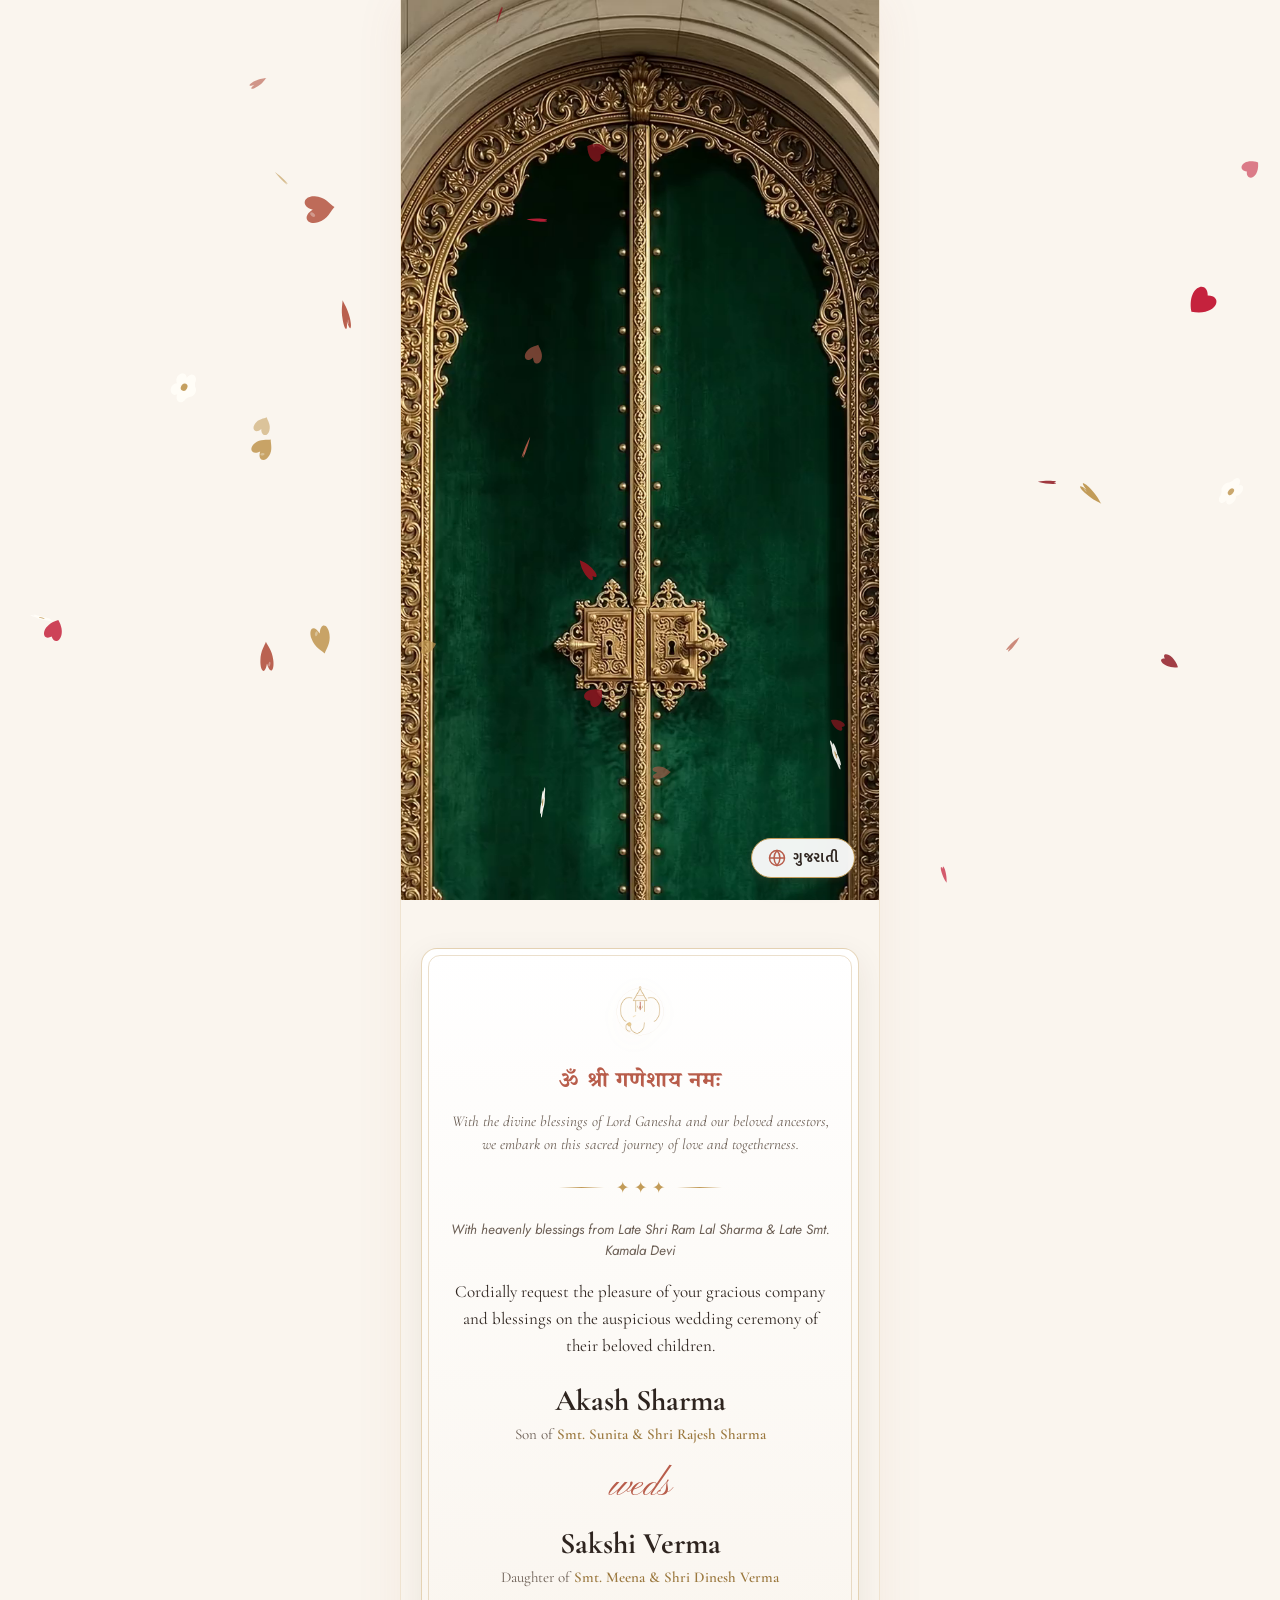
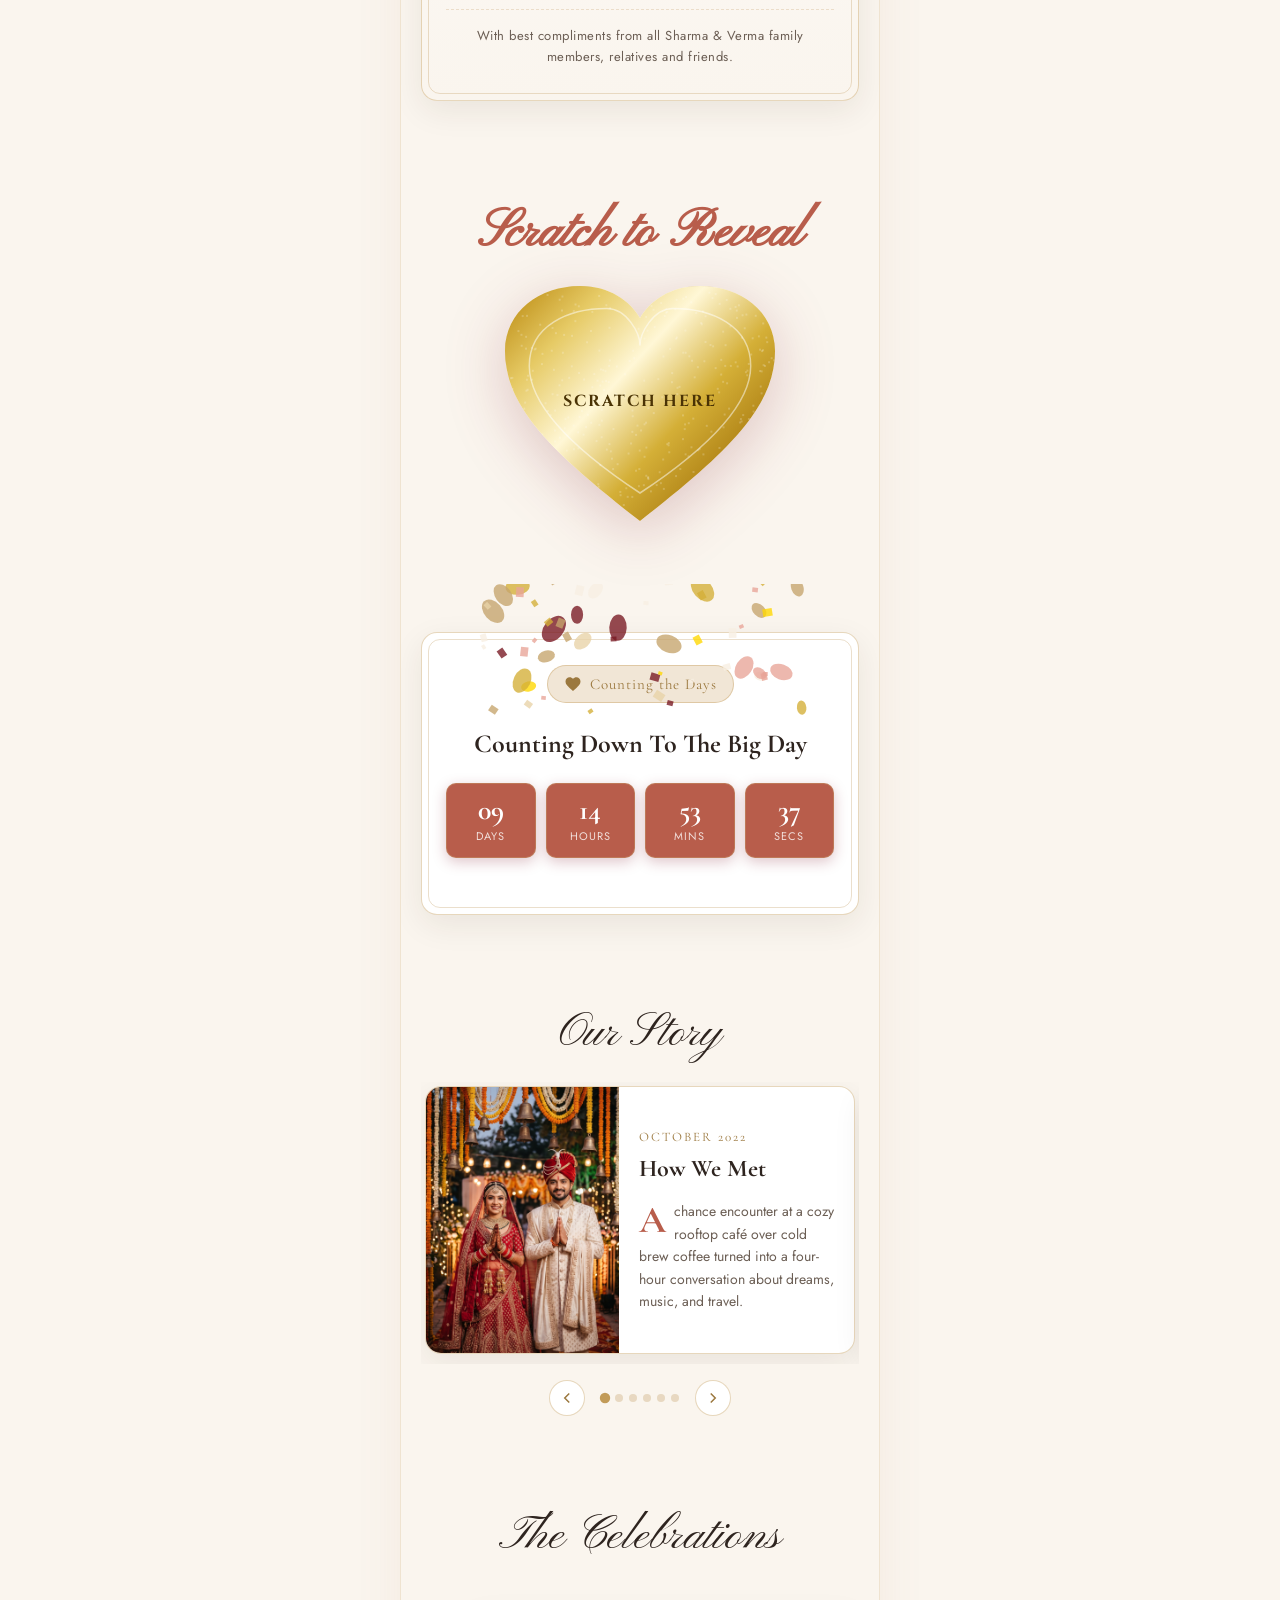
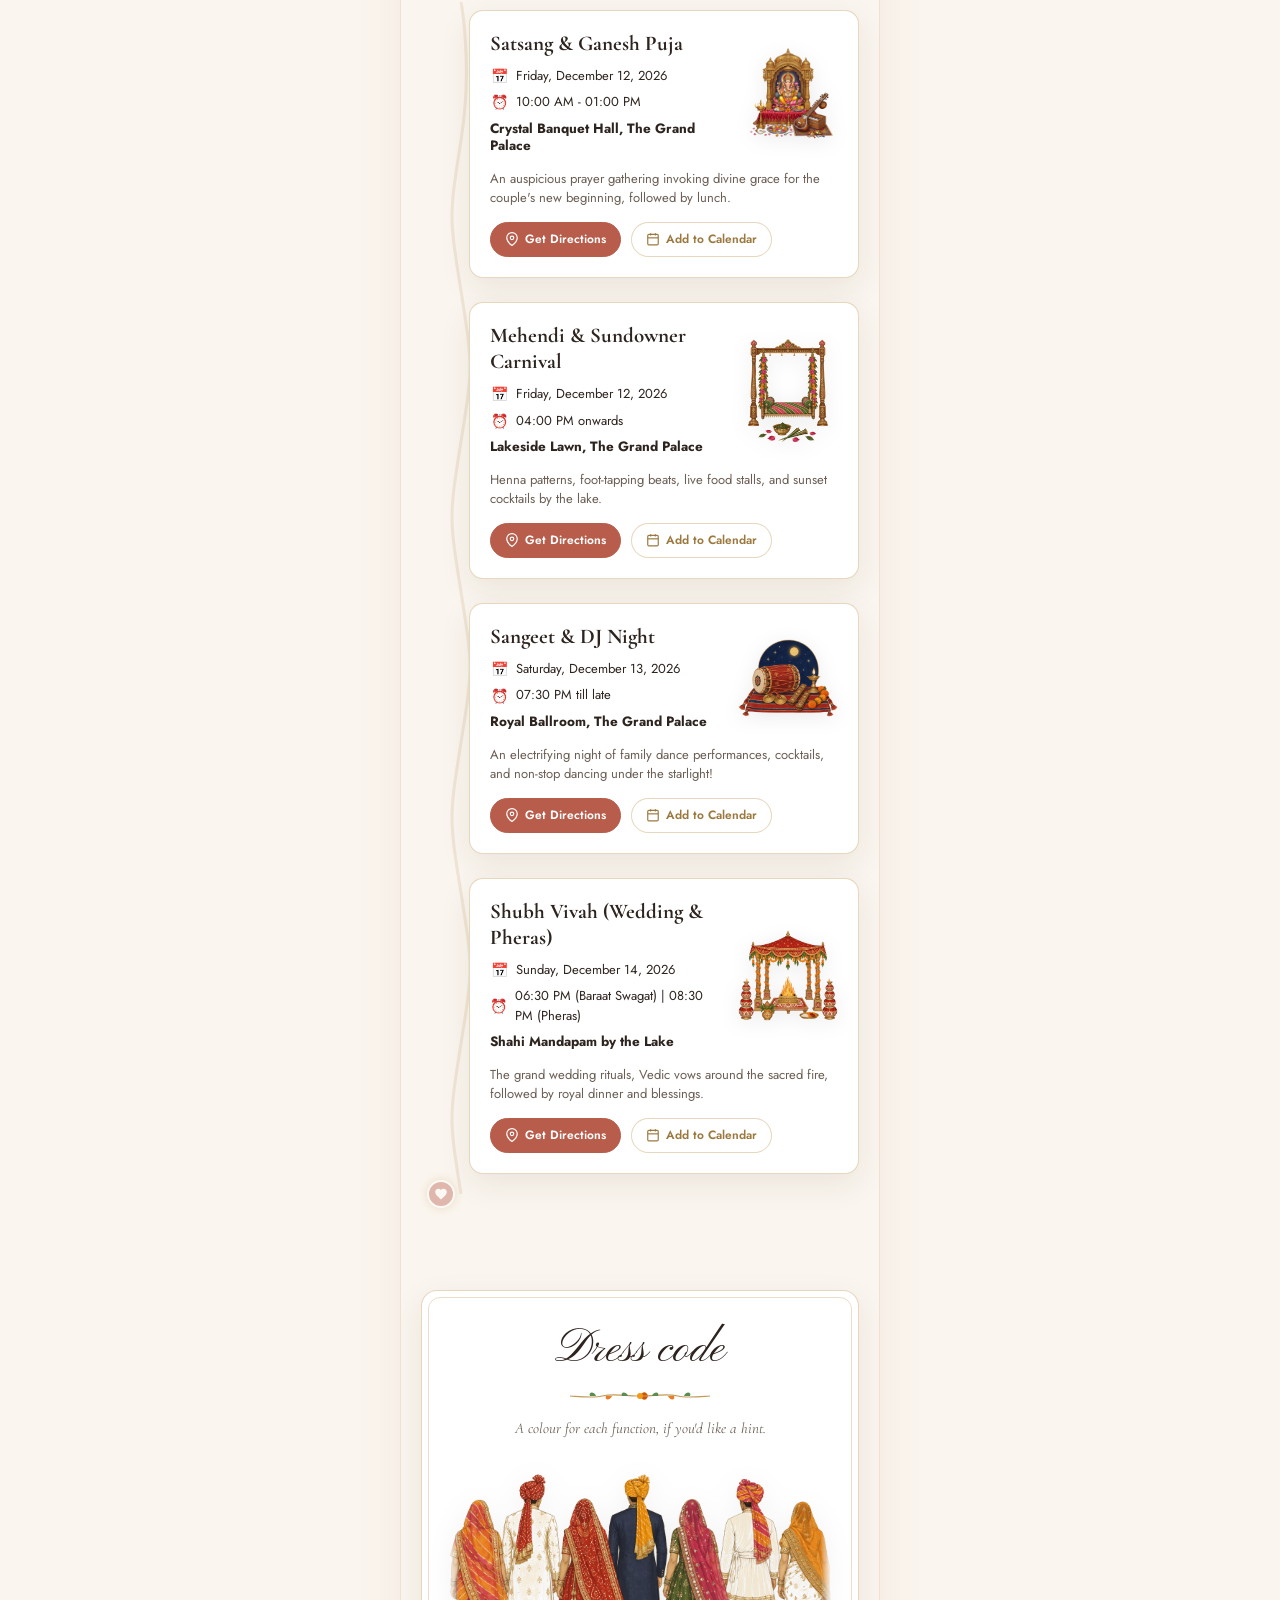
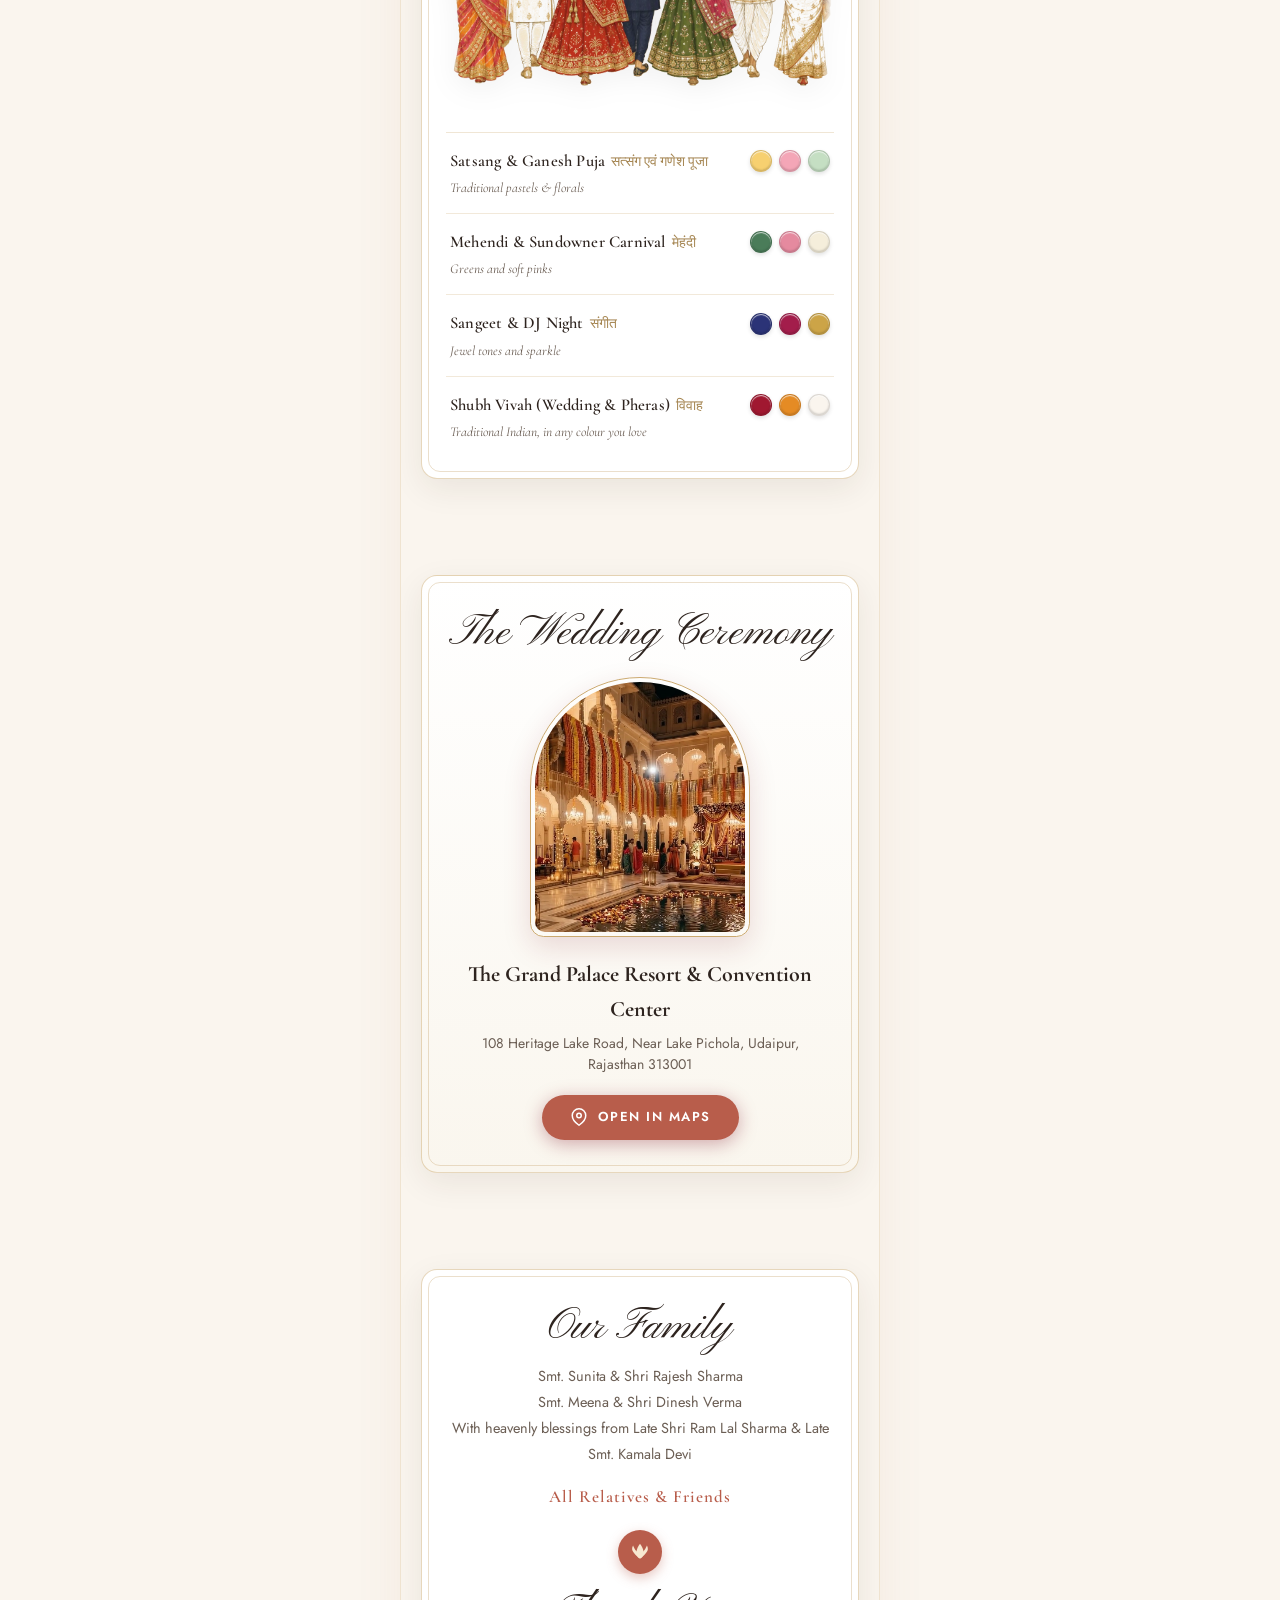
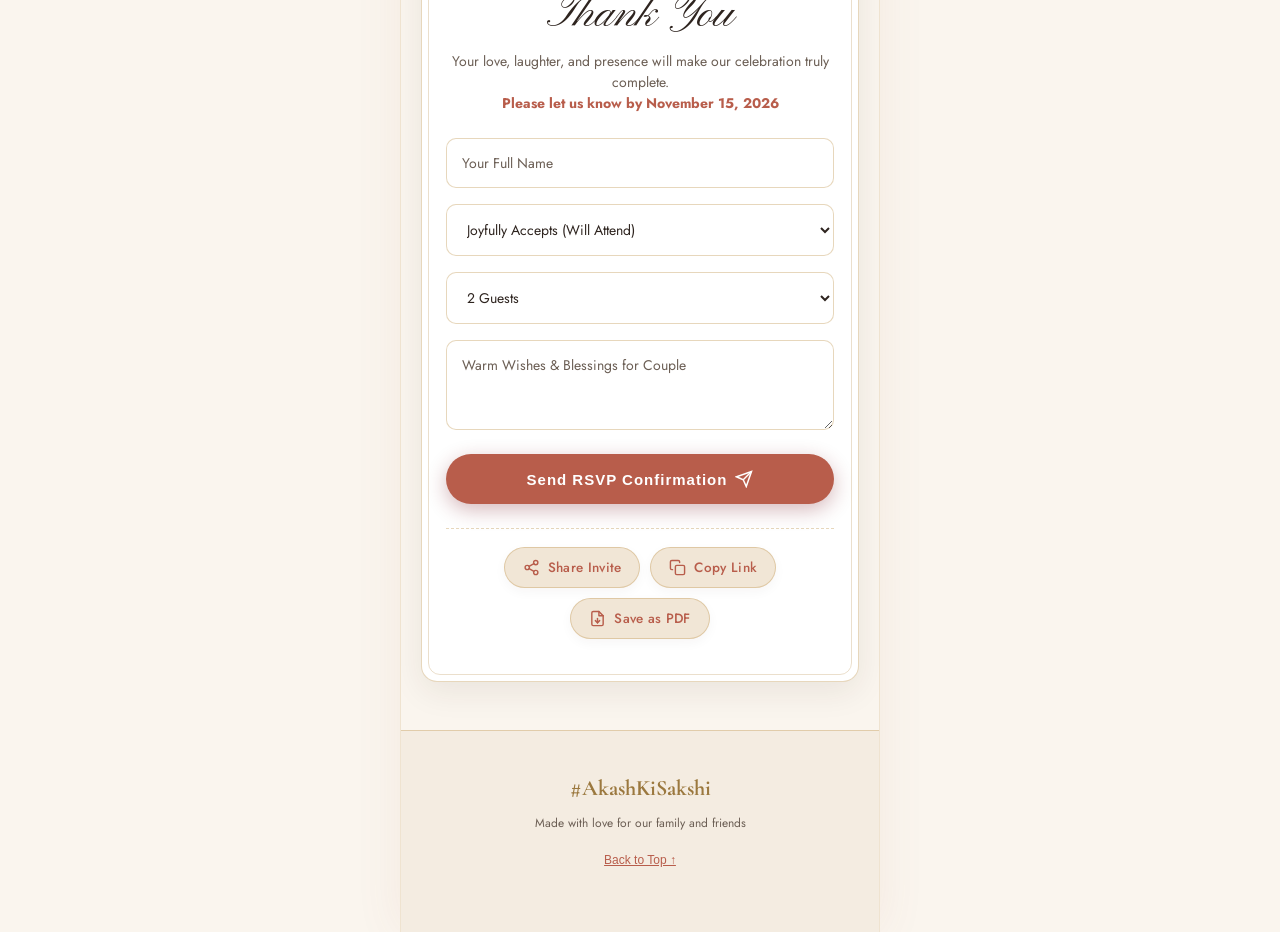
<file: index.html>
<!DOCTYPE html>
<html lang="en">
<head>
  <meta charset="UTF-8">
  <meta name="viewport" content="width=device-width, initial-scale=1.0, maximum-scale=1.0, user-scalable=no">
  <title>Akash & Sakshi's Wedding Invitation</title>

  <!-- Open Graph Meta Tags for WhatsApp & Social Sharing -->
  <meta property="og:title" content="Akash & Sakshi are Getting Married! 💍">
  <meta property="og:description" content="You are cordially invited to celebrate our wedding. Tap to open our interactive invitation, view ceremonies & RSVP.">
  <meta property="og:image" content="images/reference/ui_reference.png">
  <meta property="og:type" content="website">

  <!-- High-Priority Preload Hints for Instant First-Frame Experience -->
  <link rel="preload" as="image" href="images/hero/start_scene.png">
  <link rel="preload" as="video" href="video/envelope_opening.mp4" type="video/mp4">

  <!-- Gujarati & Latin Web Fonts -->
  <link rel="preconnect" href="https://fonts.googleapis.com">
  <link rel="preconnect" href="https://fonts.gstatic.com" crossorigin>
  <link href="https://fonts.googleapis.com/css2?family=Mukta+Vaani:wght@400;500;600;700;800&family=Cormorant+Garamond:ital,wght@0,400;0,600;0,700;1,400&display=swap" rel="stylesheet">

  <!-- Core Stylesheet -->
  <link rel="stylesheet" href="css/invite_styles.css">
  <style>
    /* Dynamic Theme Color Overrides if specified */
    
      :root {
        --bg-ivory: #FAF5EE;
        --gold-primary: #C29B58;
        --gold-dark: #9B783E;
        --gold-light: #F1E6D6;
        --maroon-seal: #B85D4B;
        --maroon-seal-dark: #8F4232;
        --text-primary: #2E241F;
      }
    
  </style>
</head>
<body class="scroll-locked">

  <!-- Floating Gujarati / English Language Switcher Button -->
  <button class="lang-switch-fab" id="langSwitchBtn" title="Switch to Gujarati / ગુજરાતીમાં જુઓ" aria-label="Switch Language">
    <span class="lang-pill-icon">
      <svg width="18" height="18" viewBox="0 0 24 24" fill="none" stroke="currentColor" stroke-width="2">
        <circle cx="12" cy="12" r="10"></circle>
        <line x1="2" y1="12" x2="22" y2="12"></line>
        <path d="M12 2a15.3 15.3 0 0 1 4 10 15.3 15.3 0 0 1-4 10 15.3 15.3 0 0 1-4-10 15.3 15.3 0 0 1 4-10z"></path>
      </svg>
    </span>
    <span class="lang-pill-text" id="langSwitchText">ગુજરાતી</span>
  </button>

  <!-- Background Audio Element (preload="none" prevents stealing network bandwidth on initial load) -->
  <audio id="bgAudio" loop preload="none">
    <source src="song/song.mp3" type="audio/mp3">
  </audio>

  <!-- Desktop Presentation Stage -->
  <div class="desktop-stage">
    <main class="mobile-wrapper">

      <!-- ============================================================================
           ANIMATION 1 & 2: CARD START SCENE -> VIDEO OPENING -> CENTERED NAMES REVEAL
           (Click directly on image to open, no top floating buttons, no seal icon/text)
           ============================================================================ -->
      <section class="video-opening-wrapper" id="videoOpeningWrapper">
        <video id="openingEnvelopeVideo" playsinline preload="auto" muted poster="images/hero/start_scene.png">
          <source src="video/envelope_opening.mp4" type="video/mp4">
        </video>

        <!-- Clickable Start Scene Card Overlay (User clicks directly on image) -->
        <div class="video-tap-overlay" id="videoTapOverlay" style="background-image: url('images/hero/start_scene.png');" title="Click anywhere to open invitation"></div>

        <!-- Names Reveal Centered on Video Endscreen with End Scene Backdrop -->
        <div class="video-endscreen-reveal" id="videoEndscreenReveal" style="background-image: url('images/hero/end_scene.png');">
          <canvas id="lightTrailCanvas"></canvas>
          <div class="hero-content">
            <p class="hero-tagline" data-i18n="hero_tagline">We're getting married</p>
            <h1 class="hero-couple-names" data-i18n="hero_couple_names">
              Akash
              <span class="hero-ampersand">&</span>
              Sakshi
            </h1>

            <div class="scroll-hint">
              <span data-i18n="scroll_hint" style="font-size: 11px; letter-spacing: 2px; text-transform: uppercase;">Scroll to Enter</span>
              <svg width="18" height="18" viewBox="0 0 24 24" fill="none" stroke="currentColor" stroke-width="2">
                <polyline points="6 9 12 15 18 9"></polyline>
              </svg>
            </div>
          </div>
        </div>
      </section>

      <!-- ============================================================================
           ANIMATION 3: TRADITIONAL INVITATION CARD SCROLL & BLESSINGS
           (Ganeshji Artwork + Lineage format: Son of... / Daughter of...)
           ============================================================================ -->
      <section class="section-container" id="traditionalCardSection">
        <div class="ornate-card traditional-card">
          <div class="ganesha-header-wrap">
            <img src="images/decor/ganesha.png" alt="Shree Ganeshji" class="ganesha-img">
          </div>
          <h2 class="shloka-header" data-i18n="blessing_header">ॐ श्री गणेशाय नमः</h2>
          <p class="shloka-desc" data-i18n="blessing_text">With the divine blessings of Lord Ganesha and our beloved ancestors, we embark on this sacred journey of love and togetherness.</p>

          <div class="gold-divider">✦ ✦ ✦</div>

          <p class="lineage-text" data-i18n="grandparents_blessings">With heavenly blessings from Late Shri Ram Lal Sharma & Late Smt. Kamala Devi</p>

          <p class="invitation-body" data-i18n="formal_invitation_body">
            Cordially request the pleasure of your gracious company and blessings on the auspicious wedding ceremony of their beloved children.
          </p>

          <!-- Individual Lineage: Son of / Daughter of format -->
          <div class="couple-family-lineage">
            <div class="person-card">
              <div class="person-full-name" data-i18n="groom_full_name">Akash Sharma</div>
              <p class="person-relation"><span data-i18n="son_of">Son of</span> <strong data-i18n="host_groom_parents">Smt. Sunita & Shri Rajesh Sharma</strong></p>
            </div>

            <div class="weds-script" data-i18n="weds_text">weds</div>

            <div class="person-card">
              <div class="person-full-name" data-i18n="bride_full_name">Sakshi Verma</div>
              <p class="person-relation"><span data-i18n="daughter_of">Daughter of</span> <strong data-i18n="host_bride_parents">Smt. Meena & Shri Dinesh Verma</strong></p>
            </div>
          </div>

          <p class="compliments-footer" data-i18n="compliments_note">With best compliments from all Sharma & Verma family members, relatives and friends.</p>
        </div>
      </section>

      <!-- ============================================================================
           ANIMATION 4: PURE HEART-SHAPED "SCRATCH TO REVEAL" SECTION
           (Heart Silhouette Only, No Outer Box, Morphs to "Save the Date")
           ============================================================================ -->
      <section class="section-container heart-scratch-section" id="scratchCardSection">
        <div class="scratch-header-wrap">
          <h2 class="scratch-title" id="scratchHeading" data-i18n="scratch_card_title">Scratch to Reveal</h2>
        </div>

        <div class="pure-heart-stage">
          <!-- Revealed Date Card Layer (Heart Shaped) -->
          <div class="revealed-heart-card" id="revealedHeartCard">
            <div class="heart-inner-decor">✦</div>
            <div class="revealed-date-day" data-i18n="revealed_date_day">14th</div>
            <div class="revealed-date-month" data-i18n="revealed_date_month">December</div>
            <div class="revealed-date-year" data-i18n="revealed_date_year">2026</div>
            <div class="heart-city-note" data-i18n="heart_venue_city">Udaipur, Rajasthan</div>
          </div>

          <!-- Animated Golden Heart Border Layer -->
          <svg class="heart-border-svg" id="heartBorderSvg" viewBox="0 0 270 250" aria-hidden="true">
            <defs>
              <linearGradient id="goldHeartStroke" x1="0%" y1="0%" x2="100%" y2="100%">
                <stop offset="0%" stop-color="#C29B58"/>
                <stop offset="25%" stop-color="#FFF4D0"/>
                <stop offset="50%" stop-color="#E8C374"/>
                <stop offset="75%" stop-color="#FFF9E6"/>
                <stop offset="100%" stop-color="#9A773C"/>
              </linearGradient>
            </defs>
            <path class="heart-border-animated" id="heartBorderPath" d="M 135 235 C 45 165 0 120 0 65 C 0 25 35 0 75 0 C 105 0 125 15 135 32 C 145 15 165 0 195 0 C 235 0 270 25 270 65 C 270 120 225 165 135 235 Z" fill="none" stroke="url(#goldHeartStroke)" stroke-width="4" stroke-linecap="round" stroke-linejoin="round" />
          </svg>

          <!-- Top Gold Scratch Canvas Layer (Heart-Clipped) -->
          <canvas id="scratchCanvas"></canvas>
        </div>
      </section>

      <!-- ============================================================================
           ANIMATION 5: LIVE COUNTDOWN TIMER & CONFETTI BURST
           ============================================================================ -->
      <section class="section-container countdown-section" id="countdownSection" data-target="2026-12-14T19:00:00+05:30">
        <canvas id="confettiCanvas"></canvas>

        <div class="ornate-card" style="position: relative; z-index: 2;">
          <div class="countdown-heart-badge">
            <svg width="18" height="18" viewBox="0 0 24 24" fill="currentColor">
              <path d="M12 21.35l-1.45-1.32C5.4 15.36 2 12.28 2 8.5 2 5.42 4.42 3 7.5 3c1.74 0 3.41.81 4.5 2.09C13.09 3.81 14.76 3 16.5 3 19.58 3 22 5.42 22 8.5c0 3.78-3.4 6.86-8.55 11.54L12 21.35z"/>
            </svg>
            <span data-i18n="countdown_subtitle">Counting the Days</span>
          </div>

          <h2 data-i18n="countdown_heading" style="font-family: var(--font-serif); font-size: 26px; margin-bottom: 18px; color: var(--espresso-text);">
            Counting Down To The Big Day
          </h2>

          <div class="countdown-grid">
            <div class="countdown-box">
              <div class="countdown-num" id="days">00</div>
              <div class="countdown-label" data-i18n="countdown_days">Days</div>
            </div>
            <div class="countdown-box">
              <div class="countdown-num" id="hours">00</div>
              <div class="countdown-label" data-i18n="countdown_hours">Hours</div>
            </div>
            <div class="countdown-box">
              <div class="countdown-num" id="minutes">00</div>
              <div class="countdown-label" data-i18n="countdown_mins">Mins</div>
            </div>
            <div class="countdown-box">
              <div class="countdown-num" id="seconds">00</div>
              <div class="countdown-label" data-i18n="countdown_secs">Secs</div>
            </div>
          </div>
        </div>
      </section>

      <!-- ============================================================================
           ANIMATION 6: "OUR STORY" TOUCH-SWIPE CAROUSEL WITH ORNATE DROP CAP
           ============================================================================ -->
      <section class="section-container story-section-wrap" id="storySection">
        <div style="text-align: center; margin-bottom: 20px;">
          <h2 class="script-heading" data-i18n="story_heading" style="font-size: 46px;">
            Our Story
          </h2>
        </div>

        <div class="story-carousel-container">
          <div class="story-track" id="storyTrack">
            
              <div class="story-slide">
                <div class="story-card-inner">
                  <div class="story-photo-wrap">
                    <img src="images/gallery/story_1.jpg" alt="How We Met">
                  </div>
                  <div class="story-content">
                    <div class="story-year" data-i18n="story_1_year">October 2022</div>
                    <h3 class="story-title" data-i18n="story_1_title">How We Met</h3>
                    <p class="story-desc" data-i18n="story_1_desc">A chance encounter at a cozy rooftop café over cold brew coffee turned into a four-hour conversation about dreams, music, and travel.</p>
                  </div>
                </div>
              </div>
            

              <div class="story-slide">
                <div class="story-card-inner">
                  <div class="story-photo-wrap">
                    <img src="images/gallery/story_2.jpg" alt="The First Trip">
                  </div>
                  <div class="story-content">
                    <div class="story-year" data-i18n="story_2_year">November 2023</div>
                    <h3 class="story-title" data-i18n="story_2_title">The First Trip</h3>
                    <p class="story-desc" data-i18n="story_2_desc">Exploring the misty hills of Munnar, getting caught in sudden monsoon rains, and realizing we never wanted to wander through life without each other.</p>
                  </div>
                </div>
              </div>
            

              <div class="story-slide">
                <div class="story-card-inner">
                  <div class="story-photo-wrap">
                    <img src="images/gallery/story_3.jpg" alt="The Proposal">
                  </div>
                  <div class="story-content">
                    <div class="story-year" data-i18n="story_3_year">February 2025</div>
                    <h3 class="story-title" data-i18n="story_3_title">The Proposal</h3>
                    <p class="story-desc" data-i18n="story_3_desc">Under a golden sunset on a quiet beach in Goa, with waves softly crashing against the shore, Akash got down on one knee. Sakshi said yes before he could even finish asking!</p>
                  </div>
                </div>
              </div>
            

              <div class="story-slide">
                <div class="story-card-inner">
                  <div class="story-photo-wrap">
                    <img src="images/gallery/story_4.jpg" alt="Growing Together">
                  </div>
                  <div class="story-content">
                    <div class="story-year" data-i18n="story_4_year">June 2025</div>
                    <h3 class="story-title" data-i18n="story_4_title">Growing Together</h3>
                    <p class="story-desc" data-i18n="story_4_desc">Through every laugh, shared dream, and adventure, our bond grew deeper and stronger each passing day.</p>
                  </div>
                </div>
              </div>
            

              <div class="story-slide">
                <div class="story-card-inner">
                  <div class="story-photo-wrap">
                    <img src="images/gallery/story_5.jpg" alt="The Families Meet">
                  </div>
                  <div class="story-content">
                    <div class="story-year" data-i18n="story_5_year">September 2025</div>
                    <h3 class="story-title" data-i18n="story_5_title">The Families Meet</h3>
                    <p class="story-desc" data-i18n="story_5_desc">Bringing our two families together filled the room with joy, sweet blessings, and heartwarming celebration.</p>
                  </div>
                </div>
              </div>
            

              <div class="story-slide">
                <div class="story-card-inner">
                  <div class="story-photo-wrap">
                    <img src="images/gallery/story_6.jpg" alt="Counting Down to Forever">
                  </div>
                  <div class="story-content">
                    <div class="story-year" data-i18n="story_6_year">December 2026</div>
                    <h3 class="story-title" data-i18n="story_6_title">Counting Down to Forever</h3>
                    <p class="story-desc" data-i18n="story_6_desc">Ready to begin this sacred next chapter surrounded by the love, laughter, and blessings of our dearest family and friends.</p>
                  </div>
                </div>
              </div>
            
          </div>
        </div>

        <div class="carousel-nav">
          <button class="carousel-arrow" id="storyPrev" title="Previous story">
            <svg width="18" height="18" viewBox="0 0 24 24" fill="none" stroke="currentColor" stroke-width="2">
              <polyline points="15 18 9 12 15 6"></polyline>
            </svg>
          </button>
          <div class="carousel-dots">
            <span class="dot active" data-index="0"></span>
<span class="dot" data-index="1"></span>
<span class="dot" data-index="2"></span>
<span class="dot" data-index="3"></span>
<span class="dot" data-index="4"></span>
<span class="dot" data-index="5"></span>
          </div>
          <button class="carousel-arrow" id="storyNext" title="Next story">
            <svg width="18" height="18" viewBox="0 0 24 24" fill="none" stroke="currentColor" stroke-width="2">
              <polyline points="9 18 15 12 9 6"></polyline>
            </svg>
          </button>
        </div>
      </section>

      <!-- ============================================================================
           ANIMATION 7: "THE CELEBRATIONS" WINDING TIMELINE
           (Format: Bold Name, 📅 Date, ⏰ Time, Location in Bold, Desc, 2 Buttons)
           ============================================================================ -->
      <section class="section-container timeline-section" id="timelineSection">
        <div style="text-align: center; margin-bottom: 24px;">
          <h2 class="script-heading" data-i18n="celebrations_heading" style="font-size: 48px;">
            The Celebrations
          </h2>
        </div>

        <div class="timeline-wrapper">
          <!-- Continuous Winding SVG Thread Path -->
          <div class="timeline-svg-container">
            <svg id="timelineSvg">
              <path id="timelinePathBg" class="timeline-path-bg" />
              <path id="timelinePathActive" class="timeline-path-active" />
            </svg>
          </div>

          <!-- Dynamic Moving Heart Marker -->
          <div id="timelineHeartMarker">
            <svg width="14" height="14" viewBox="0 0 24 24" fill="currentColor">
              <path d="M12 21.35l-1.45-1.32C5.4 15.36 2 12.28 2 8.5 2 5.42 4.42 3 7.5 3c1.74 0 3.41.81 4.5 2.09C13.09 3.81 14.76 3 16.5 3 19.58 3 22 5.42 22 8.5c0 3.78-3.4 6.86-8.55 11.54L12 21.35z"/>
            </svg>
          </div>

          <!-- Events List with Get Directions & Add to Calendar Buttons -->
          <div class="timeline-cards-list">
            
          <div class="event-card">
            <div class="event-card-header-row">
              <div class="event-card-info-col">
                <h3 class="event-name-bold" data-i18n="event_1_name">Satsang & Ganesh Puja</h3>
                <div class="event-info-line">
                  <span class="event-icon-sym">📅</span>
                  <span data-i18n="event_1_date">Friday, December 12, 2026</span>
                </div>
                <div class="event-info-line">
                  <span class="event-icon-sym">⏰</span>
                  <span data-i18n="event_1_time">10:00 AM - 01:00 PM</span>
                </div>
                <div class="event-location-bold">
                  <strong data-i18n="event_1_venue">Crystal Banquet Hall, The Grand Palace</strong>
                </div>
              </div>
              <div class="event-card-art-col">
                <img src="images/events/event_1_satsang.webp" alt="Satsang & Ganesh Puja" class="event-card-art-img" loading="lazy">
              </div>
            </div>
            <p class="event-desc" data-i18n="event_1_desc">An auspicious prayer gathering invoking divine grace for the couple's new beginning, followed by lunch.</p>
            <div class="event-actions-row">
              <a href="https://www.google.com/maps/search/?api=1&query=Crystal+Banquet+Hall+The+Grand+Palace+Udaipur+Rajasthan" target="_blank" rel="noopener" class="event-btn directions" title="Get Directions to Satsang & Ganesh Puja">
                <svg width="14" height="14" viewBox="0 0 24 24" fill="none" stroke="currentColor" stroke-width="2"><path d="M21 10c0 7-9 13-9 13s-9-6-9-13a9 9 0 0 1 18 0z"></path><circle cx="12" cy="10" r="3"></circle></svg>
                Get Directions
              </a>
              <a href="https://calendar.google.com/calendar/render?action=TEMPLATE&text=Wedding%20-%20Akash%20%26%20Sakshi%20-%20Satsang%20%26%20Ganesh%20Puja&dates=20261212T043000Z/20261212T073000Z&ctz=Asia/Kolkata&location=Crystal%20Banquet%20Hall%2C%20The%20Grand%20Palace%2C%20Udaipur%2C%20Rajasthan&details=An%20auspicious%20prayer%20gathering%20invoking%20divine%20grace%20for%20the%20couple%27s%20new%20beginning%2C%20followed%20by%20lunch." target="_blank" rel="noopener" class="event-btn calendar"
                 data-title="Wedding - Akash &amp; Sakshi - Satsang &amp; Ganesh Puja"
                 data-start="20261212T100000"
                 data-end="20261212T130000"
                 data-location="Crystal Banquet Hall, The Grand Palace, Udaipur, Rajasthan"
                 data-details="An auspicious prayer gathering invoking divine grace for the couple&#x27;s new beginning, followed by lunch."
                 title="Add Satsang & Ganesh Puja to Calendar">
                <svg width="14" height="14" viewBox="0 0 24 24" fill="none" stroke="currentColor" stroke-width="2"><rect x="3" y="4" width="18" height="18" rx="2" ry="2"></rect><line x1="16" y1="2" x2="16" y2="6"></line><line x1="8" y1="2" x2="8" y2="6"></line><line x1="3" y1="10" x2="21" y2="10"></line></svg>
                Add to Calendar
              </a>
            </div>
          </div>
        

          <div class="event-card">
            <div class="event-card-header-row">
              <div class="event-card-info-col">
                <h3 class="event-name-bold" data-i18n="event_2_name">Mehendi & Sundowner Carnival</h3>
                <div class="event-info-line">
                  <span class="event-icon-sym">📅</span>
                  <span data-i18n="event_2_date">Friday, December 12, 2026</span>
                </div>
                <div class="event-info-line">
                  <span class="event-icon-sym">⏰</span>
                  <span data-i18n="event_2_time">04:00 PM onwards</span>
                </div>
                <div class="event-location-bold">
                  <strong data-i18n="event_2_venue">Lakeside Lawn, The Grand Palace</strong>
                </div>
              </div>
              <div class="event-card-art-col">
                <img src="images/events/event_2_mehendi.webp" alt="Mehendi & Sundowner Carnival" class="event-card-art-img" loading="lazy">
              </div>
            </div>
            <p class="event-desc" data-i18n="event_2_desc">Henna patterns, foot-tapping beats, live food stalls, and sunset cocktails by the lake.</p>
            <div class="event-actions-row">
              <a href="https://www.google.com/maps/search/?api=1&query=Lakeside+Lawn+The+Grand+Palace+Udaipur+Rajasthan" target="_blank" rel="noopener" class="event-btn directions" title="Get Directions to Mehendi & Sundowner Carnival">
                <svg width="14" height="14" viewBox="0 0 24 24" fill="none" stroke="currentColor" stroke-width="2"><path d="M21 10c0 7-9 13-9 13s-9-6-9-13a9 9 0 0 1 18 0z"></path><circle cx="12" cy="10" r="3"></circle></svg>
                Get Directions
              </a>
              <a href="https://calendar.google.com/calendar/render?action=TEMPLATE&text=Wedding%20-%20Akash%20%26%20Sakshi%20-%20Mehendi%20%26%20Sundowner%20Carnival&dates=20261212T103000Z/20261212T140000Z&ctz=Asia/Kolkata&location=Lakeside%20Lawn%2C%20The%20Grand%20Palace%2C%20Udaipur%2C%20Rajasthan&details=Henna%20patterns%2C%20foot-tapping%20beats%2C%20live%20food%20stalls%2C%20and%20sunset%20cocktails%20by%20the%20lake." target="_blank" rel="noopener" class="event-btn calendar"
                 data-title="Wedding - Akash &amp; Sakshi - Mehendi &amp; Sundowner Carnival"
                 data-start="20261212T160000"
                 data-end="20261212T193000"
                 data-location="Lakeside Lawn, The Grand Palace, Udaipur, Rajasthan"
                 data-details="Henna patterns, foot-tapping beats, live food stalls, and sunset cocktails by the lake."
                 title="Add Mehendi & Sundowner Carnival to Calendar">
                <svg width="14" height="14" viewBox="0 0 24 24" fill="none" stroke="currentColor" stroke-width="2"><rect x="3" y="4" width="18" height="18" rx="2" ry="2"></rect><line x1="16" y1="2" x2="16" y2="6"></line><line x1="8" y1="2" x2="8" y2="6"></line><line x1="3" y1="10" x2="21" y2="10"></line></svg>
                Add to Calendar
              </a>
            </div>
          </div>
        

          <div class="event-card">
            <div class="event-card-header-row">
              <div class="event-card-info-col">
                <h3 class="event-name-bold" data-i18n="event_3_name">Sangeet & DJ Night</h3>
                <div class="event-info-line">
                  <span class="event-icon-sym">📅</span>
                  <span data-i18n="event_3_date">Saturday, December 13, 2026</span>
                </div>
                <div class="event-info-line">
                  <span class="event-icon-sym">⏰</span>
                  <span data-i18n="event_3_time">07:30 PM till late</span>
                </div>
                <div class="event-location-bold">
                  <strong data-i18n="event_3_venue">Royal Ballroom, The Grand Palace</strong>
                </div>
              </div>
              <div class="event-card-art-col">
                <img src="images/events/event_3_sangeet.webp" alt="Sangeet & DJ Night" class="event-card-art-img" loading="lazy">
              </div>
            </div>
            <p class="event-desc" data-i18n="event_3_desc">An electrifying night of family dance performances, cocktails, and non-stop dancing under the starlight!</p>
            <div class="event-actions-row">
              <a href="https://www.google.com/maps/search/?api=1&query=Royal+Ballroom+The+Grand+Palace+Udaipur+Rajasthan" target="_blank" rel="noopener" class="event-btn directions" title="Get Directions to Sangeet & DJ Night">
                <svg width="14" height="14" viewBox="0 0 24 24" fill="none" stroke="currentColor" stroke-width="2"><path d="M21 10c0 7-9 13-9 13s-9-6-9-13a9 9 0 0 1 18 0z"></path><circle cx="12" cy="10" r="3"></circle></svg>
                Get Directions
              </a>
              <a href="https://calendar.google.com/calendar/render?action=TEMPLATE&text=Wedding%20-%20Akash%20%26%20Sakshi%20-%20Sangeet%20%26%20DJ%20Night&dates=20261213T140000Z/20261213T173000Z&ctz=Asia/Kolkata&location=Royal%20Ballroom%2C%20The%20Grand%20Palace%2C%20Udaipur%2C%20Rajasthan&details=An%20electrifying%20night%20of%20family%20dance%20performances%2C%20cocktails%2C%20and%20non-stop%20dancing%20under%20the%20starlight%21" target="_blank" rel="noopener" class="event-btn calendar"
                 data-title="Wedding - Akash &amp; Sakshi - Sangeet &amp; DJ Night"
                 data-start="20261213T193000"
                 data-end="20261213T230000"
                 data-location="Royal Ballroom, The Grand Palace, Udaipur, Rajasthan"
                 data-details="An electrifying night of family dance performances, cocktails, and non-stop dancing under the starlight!"
                 title="Add Sangeet & DJ Night to Calendar">
                <svg width="14" height="14" viewBox="0 0 24 24" fill="none" stroke="currentColor" stroke-width="2"><rect x="3" y="4" width="18" height="18" rx="2" ry="2"></rect><line x1="16" y1="2" x2="16" y2="6"></line><line x1="8" y1="2" x2="8" y2="6"></line><line x1="3" y1="10" x2="21" y2="10"></line></svg>
                Add to Calendar
              </a>
            </div>
          </div>
        

          <div class="event-card">
            <div class="event-card-header-row">
              <div class="event-card-info-col">
                <h3 class="event-name-bold" data-i18n="event_4_name">Shubh Vivah (Wedding & Pheras)</h3>
                <div class="event-info-line">
                  <span class="event-icon-sym">📅</span>
                  <span data-i18n="event_4_date">Sunday, December 14, 2026</span>
                </div>
                <div class="event-info-line">
                  <span class="event-icon-sym">⏰</span>
                  <span data-i18n="event_4_time">06:30 PM (Baraat Swagat) | 08:30 PM (Pheras)</span>
                </div>
                <div class="event-location-bold">
                  <strong data-i18n="event_4_venue">Shahi Mandapam by the Lake</strong>
                </div>
              </div>
              <div class="event-card-art-col">
                <img src="images/events/event_4_wedding.webp" alt="Shubh Vivah (Wedding & Pheras)" class="event-card-art-img" loading="lazy">
              </div>
            </div>
            <p class="event-desc" data-i18n="event_4_desc">The grand wedding rituals, Vedic vows around the sacred fire, followed by royal dinner and blessings.</p>
            <div class="event-actions-row">
              <a href="https://www.google.com/maps/search/?api=1&query=Shahi+Mandapam+The+Grand+Palace+Resort+Udaipur+Rajasthan" target="_blank" rel="noopener" class="event-btn directions" title="Get Directions to Shubh Vivah (Wedding & Pheras)">
                <svg width="14" height="14" viewBox="0 0 24 24" fill="none" stroke="currentColor" stroke-width="2"><path d="M21 10c0 7-9 13-9 13s-9-6-9-13a9 9 0 0 1 18 0z"></path><circle cx="12" cy="10" r="3"></circle></svg>
                Get Directions
              </a>
              <a href="https://calendar.google.com/calendar/render?action=TEMPLATE&text=Wedding%20-%20Akash%20%26%20Sakshi%20-%20Shubh%20Vivah%20%28Wedding%20%26%20Pheras%29&dates=20261214T130000Z/20261214T150000Z&ctz=Asia/Kolkata&location=Shahi%20Mandapam%20by%20the%20Lake%2C%20Udaipur%2C%20Rajasthan&details=The%20grand%20wedding%20rituals%2C%20Vedic%20vows%20around%20the%20sacred%20fire%2C%20followed%20by%20royal%20dinner%20and%20blessings." target="_blank" rel="noopener" class="event-btn calendar"
                 data-title="Wedding - Akash &amp; Sakshi - Shubh Vivah (Wedding &amp; Pheras)"
                 data-start="20261214T183000"
                 data-end="20261214T203000"
                 data-location="Shahi Mandapam by the Lake, Udaipur, Rajasthan"
                 data-details="The grand wedding rituals, Vedic vows around the sacred fire, followed by royal dinner and blessings."
                 title="Add Shubh Vivah (Wedding & Pheras) to Calendar">
                <svg width="14" height="14" viewBox="0 0 24 24" fill="none" stroke="currentColor" stroke-width="2"><rect x="3" y="4" width="18" height="18" rx="2" ry="2"></rect><line x1="16" y1="2" x2="16" y2="6"></line><line x1="8" y1="2" x2="8" y2="6"></line><line x1="3" y1="10" x2="21" y2="10"></line></svg>
                Add to Calendar
              </a>
            </div>
          </div>
        
          </div>
        </div>
      </section>

      <!-- ============================================================================
           DRESS CODE SECTION (Standalone Luxury Dress Palette Section)
           ============================================================================ -->
      
      <section class="section-container dresscode-section" id="dressCodeSection">
        <div class="ornate-card dresscode-card">
          <div class="dresscode-heading-wrap">
            <h2 class="script-heading dresscode-title" data-i18n="dresscode_title">Dress code</h2>
            <div class="dresscode-flourish">
              <svg width="140" height="24" viewBox="0 0 140 24" fill="none">
                <path d="M70 12 C72 8, 76 6, 78 12 C76 18, 72 16, 70 12 Z" fill="#D35400" />
                <circle cx="70" cy="12" r="3" fill="#F39C12" />
                <path d="M68 12 C55 12, 45 9, 32 12 C25 14, 15 13, 0 12" stroke="#C29B58" stroke-width="1.2" stroke-linecap="round"/>
                <path d="M58 12 C56 7, 50 8, 52 12" fill="#5B8C51"/>
                <path d="M42 12 C40 17, 34 16, 36 12" fill="#E67E22"/>
                <path d="M26 12 C24 7, 18 8, 20 12" fill="#5B8C51"/>
                <path d="M72 12 C85 12, 95 9, 108 12 C115 14, 125 13, 140 12" stroke="#C29B58" stroke-width="1.2" stroke-linecap="round"/>
                <path d="M82 12 C84 7, 90 8, 88 12" fill="#5B8C51"/>
                <path d="M98 12 C100 17, 106 16, 104 12" fill="#E67E22"/>
                <path d="M114 12 C116 7, 122 8, 120 12" fill="#5B8C51"/>
              </svg>
            </div>
            <p class="dresscode-subtitle" data-i18n="dresscode_subtitle">A colour for each function, if you'd like a hint.</p>
          </div>

          <div class="dresscode-banner-wrap">
            <img src="images/decor/dresscode_banner.webp" alt="Dress code" class="dresscode-banner-img" loading="lazy">
          </div>

          <div class="dresscode-list">
            
          <div class="dresscode-item">
            <div class="dresscode-item-header">
              <div class="dresscode-item-names">
                <span class="dresscode-name-en" data-i18n="dress_1_name">Satsang & Ganesh Puja</span>
                <span class="dresscode-name-hi">सत्संग एवं गणेश पूजा</span>
              </div>
              <div class="dresscode-swatches">
                <span class="color-swatch" style="background-color: #F7D070;" title="#F7D070"></span><span class="color-swatch" style="background-color: #F4A6B7;" title="#F4A6B7"></span><span class="color-swatch" style="background-color: #C5DFC3;" title="#C5DFC3"></span>
              </div>
            </div>
            <div class="dresscode-item-desc" data-i18n="dress_1_desc">Traditional pastels & florals</div>
          </div>
        

          <div class="dresscode-item">
            <div class="dresscode-item-header">
              <div class="dresscode-item-names">
                <span class="dresscode-name-en" data-i18n="dress_2_name">Mehendi & Sundowner Carnival</span>
                <span class="dresscode-name-hi">मेहंदी</span>
              </div>
              <div class="dresscode-swatches">
                <span class="color-swatch" style="background-color: #4A7C59;" title="#4A7C59"></span><span class="color-swatch" style="background-color: #E58A9F;" title="#E58A9F"></span><span class="color-swatch" style="background-color: #F5EEDB;" title="#F5EEDB"></span>
              </div>
            </div>
            <div class="dresscode-item-desc" data-i18n="dress_2_desc">Greens and soft pinks</div>
          </div>
        

          <div class="dresscode-item">
            <div class="dresscode-item-header">
              <div class="dresscode-item-names">
                <span class="dresscode-name-en" data-i18n="dress_3_name">Sangeet & DJ Night</span>
                <span class="dresscode-name-hi">संगीत</span>
              </div>
              <div class="dresscode-swatches">
                <span class="color-swatch" style="background-color: #2B3377;" title="#2B3377"></span><span class="color-swatch" style="background-color: #A31D4B;" title="#A31D4B"></span><span class="color-swatch" style="background-color: #CCA447;" title="#CCA447"></span>
              </div>
            </div>
            <div class="dresscode-item-desc" data-i18n="dress_3_desc">Jewel tones and sparkle</div>
          </div>
        

          <div class="dresscode-item">
            <div class="dresscode-item-header">
              <div class="dresscode-item-names">
                <span class="dresscode-name-en" data-i18n="dress_4_name">Shubh Vivah (Wedding & Pheras)</span>
                <span class="dresscode-name-hi">विवाह</span>
              </div>
              <div class="dresscode-swatches">
                <span class="color-swatch" style="background-color: #A01830;" title="#A01830"></span><span class="color-swatch" style="background-color: #E58B24;" title="#E58B24"></span><span class="color-swatch" style="background-color: #FAF5EE;" title="#FAF5EE"></span>
              </div>
            </div>
            <div class="dresscode-item-desc" data-i18n="dress_4_desc">Traditional Indian, in any colour you love</div>
          </div>
        
          </div>
        </div>
      </section>
    

      <!-- ============================================================================
           ANIMATION 8: CEREMONY LOCATION CARD & MAP INTEGRATION
           ============================================================================ -->
      <section class="section-container">
        <div class="ornate-card venue-location-card">
          <h2 class="script-heading" data-i18n="venue_section_heading" style="font-size: 44px; margin-bottom: 16px;">
            The Wedding Ceremony
          </h2>
          <div class="venue-thumb-frame">
            <img src="images/venue/venue.png" alt="The Grand Palace Resort & Convention Center">
          </div>
          <h3 class="venue-title-big" data-i18n="venue_name" style="font-family: var(--font-serif); font-size: 22px;">The Grand Palace Resort & Convention Center</h3>
          <p class="venue-address-text" data-i18n="venue_address">108 Heritage Lake Road, Near Lake Pichola, Udaipur, Rajasthan 313001</p>

          <a href="https://maps.google.com/?q=The+Grand+Palace+Resort+Udaipur" target="_blank" rel="noopener" class="maps-pulse-btn" data-i18n="btn_open_maps">
            <svg width="18" height="18" viewBox="0 0 24 24" fill="none" stroke="currentColor" stroke-width="2">
              <path d="M21 10c0 7-9 13-9 13s-9-6-9-13a9 9 0 0 1 18 0z"></path>
              <circle cx="12" cy="10" r="3"></circle>
            </svg>
            OPEN IN MAPS
          </a>
        </div>
      </section>

      <!-- ============================================================================
           ANIMATION 9: OUR FAMILY, THANK YOU & THEME-STYLED RSVP GUESTBOOK
           ============================================================================ -->
      <section class="section-container rsvp-section" id="rsvpSection">
        <div class="ornate-card">
          <h2 class="script-heading" data-i18n="our_family_heading" style="font-size: 44px; margin-bottom: 8px;">
            Our Family
          </h2>
          <div style="font-size: 14.5px; color: var(--text-muted); line-height: 1.8; margin-bottom: 16px;">
            <div data-i18n="family_groom_parents">Smt. Sunita & Shri Rajesh Sharma</div>
            <div data-i18n="family_bride_parents">Smt. Meena & Shri Dinesh Verma</div>
            <div data-i18n="family_grandparents">With heavenly blessings from Late Shri Ram Lal Sharma & Late Smt. Kamala Devi</div>
          </div>
          <p data-i18n="family_compliments" style="font-family: var(--font-serif); font-size: 17px; font-weight: 600; color: var(--terracotta); letter-spacing: 1px;">
            All Relatives & Friends
          </p>

          <!-- Small Terracotta Lotus Wax Seal Icon -->
          <div style="width: 44px; height: 44px; border-radius: 50%; background: var(--terracotta); margin: 20px auto 14px; display: flex; align-items: center; justify-content: center; box-shadow: 0 4px 12px rgba(184, 93, 75, 0.35);">
            <svg width="22" height="22" viewBox="0 0 24 24" fill="#F7E8D0">
              <path d="M12 3C12 3 8 8 8 13C8 16.5 10 18.5 12 19C14 18.5 16 16.5 16 13C16 8 12 3 12 3Z"/>
              <path d="M12 19C10.5 18 6 15 4 11C2.5 8 4.5 5 4.5 5C4.5 5 6 9.5 9 12C10.5 13.2 12 19 12 19Z"/>
              <path d="M12 19C13.5 18 18 15 20 11C21.5 8 19.5 5 19.5 5C19.5 5 18 9.5 15 12C13.5 13.2 12 19 12 19Z"/>
            </svg>
          </div>

          <h2 class="script-heading" data-i18n="thank_you_heading" style="font-size: 46px; margin-bottom: 8px;">
            Thank You
          </h2>
          <p style="font-size: 14px; color: var(--text-muted); line-height: 1.5;">
            <span data-i18n="thank_you_note">Your love, laughter, and presence will make our celebration truly complete.</span><br>
            <strong data-i18n="rsvp_deadline" style="color: var(--terracotta);">Please let us know by November 15, 2026</strong>
          </p>

          <form class="rsvp-form" id="rsvpForm" data-whatsapp="+919876543210">
            <div class="form-group">
              <input type="text" id="guestName" placeholder=" " required>
              <label for="guestName" data-i18n="rsvp_name_label">Your Full Name</label>
            </div>

            <div class="form-group">
              <select id="attendanceSelect" required>
                <option value="Joyfully Accepts" data-i18n="rsvp_accept_label">Joyfully Accepts (Will Attend)</option>
                <option value="Regretfully Declines" data-i18n="rsvp_decline_label">Regretfully Declines</option>
              </select>
            </div>

            <div class="form-group">
              <select id="guestCount" required>
                <option value="1 Guest">1 Guest</option>
                <option value="2 Guests" selected>2 Guests</option>
                <option value="3 Guests">3 Guests</option>
                <option value="4 Guests">4 Guests</option>
                <option value="5+ Guests">5+ Guests</option>
              </select>
            </div>

            <div class="form-group">
              <textarea id="guestWishes" rows="3" placeholder=" "></textarea>
              <label for="guestWishes" data-i18n="rsvp_wishes_label">Warm Wishes & Blessings for Couple</label>
            </div>

            <button type="submit" class="rsvp-submit-btn">
              <span data-i18n="rsvp_submit_btn">Send RSVP Confirmation</span>
              <svg width="18" height="18" viewBox="0 0 24 24" fill="none" stroke="currentColor" stroke-width="2">
                <line x1="22" y1="2" x2="11" y2="13"></line>
                <polygon points="22 2 15 22 11 13 2 9 22 2"></polygon>
              </svg>
            </button>
          </form>

          <!-- Theme-Colored Checkmark Success Feedback (No Bright Green) -->
          <div class="rsvp-success-box" id="rsvpSuccessBox">
            <div class="checkmark-circle">
              <svg width="36" height="36" viewBox="0 0 24 24" fill="none" stroke="currentColor" stroke-width="3">
                <polyline points="20 6 9 17 4 12"></polyline>
              </svg>
            </div>
            <h3 style="font-family: var(--font-serif); font-size: 24px; color: var(--espresso-text); margin-bottom: 6px;" data-i18n="rsvp_success_heading">
              Thank You!
            </h3>
            <p style="font-size: 14px; color: var(--text-muted); margin-bottom: 16px;" data-i18n="rsvp_success_text">
              Your response and heartfelt blessings have been received with love.
            </p>
            <a href="#" id="whatsappDirectBtn" target="_blank" rel="noopener" class="whatsapp-direct-btn" data-i18n="rsvp_success_btn">
              Send RSVP to Host via WhatsApp 💬
            </a>
          </div>

          <!-- Quick Action Buttons: Share Invite, Copy Link & Save as PDF -->
          <div class="rsvp-actions-bar">
            <button type="button" class="action-pill-btn" id="shareInviteBtn" title="Share Invitation">
              <svg width="17" height="17" viewBox="0 0 24 24" fill="none" stroke="currentColor" stroke-width="2" stroke-linecap="round" stroke-linejoin="round">
                <circle cx="18" cy="5" r="3"></circle>
                <circle cx="6" cy="12" r="3"></circle>
                <circle cx="18" cy="19" r="3"></circle>
                <line x1="8.59" y1="13.51" x2="15.42" y2="17.49"></line>
                <line x1="15.41" y1="6.51" x2="8.59" y2="10.49"></line>
              </svg>
              <span data-i18n="btn_share">Share Invite</span>
            </button>

            <button type="button" class="action-pill-btn" id="copyLinkBtn" title="Copy Website Link">
              <svg width="17" height="17" viewBox="0 0 24 24" fill="none" stroke="currentColor" stroke-width="2" stroke-linecap="round" stroke-linejoin="round">
                <rect x="9" y="9" width="13" height="13" rx="2" ry="2"></rect>
                <path d="M5 15H4a2 2 0 0 1-2-2V4a2 2 0 0 1 2-2h9a2 2 0 0 1 2 2v1"></path>
              </svg>
              <span id="copyLinkText" data-i18n="btn_copy_link">Copy Link</span>
            </button>

            <button type="button" class="action-pill-btn" id="savePdfBtn" title="Save as PDF">
              <svg width="17" height="17" viewBox="0 0 24 24" fill="none" stroke="currentColor" stroke-width="2" stroke-linecap="round" stroke-linejoin="round">
                <path d="M14 2H6a2 2 0 0 0-2 2v16a2 2 0 0 0 2 2h12a2 2 0 0 0 2-2V8z"></path>
                <polyline points="14 2 14 8 20 8"></polyline>
                <line x1="12" y1="18" x2="12" y2="12"></line>
                <line x1="9" y1="15" x2="12" y2="18"></line>
                <line x1="15" y1="15" x2="12" y2="18"></line>
              </svg>
              <span data-i18n="btn_pdf">Save as PDF</span>
            </button>
          </div>
        </div>
      </section>

      <!-- Global Footer -->
      <footer class="wedding-footer">
        <div class="footer-hashtag" data-i18n="hero_hashtag">#AkashKiSakshi</div>
        <p class="footer-credits" data-i18n="footer_credits">Made with love for our family and friends</p>
        <button id="backToTopBtn" data-i18n="back_to_top" style="margin-top: 20px; background: none; border: none; font-size: 12px; color: var(--terracotta); cursor: pointer; text-decoration: underline;">
          Back to Top ↑
        </button>
      </footer>

    </main>
  </div>

  <!-- Interactive JavaScript Modules -->
  <script src="js/envelope_particles.js"></script>
  <script src="js/scratch_card.js"></script>
  <script src="js/countdown_confetti.js"></script>
  <script src="js/timeline_path.js"></script>
  <script src="js/rsvp_handler.js"></script>
  <script src="js/flower_petals_parallax.js"></script>
  <script src="js/lang_switcher.js"></script>
</body>
</html>
</file>
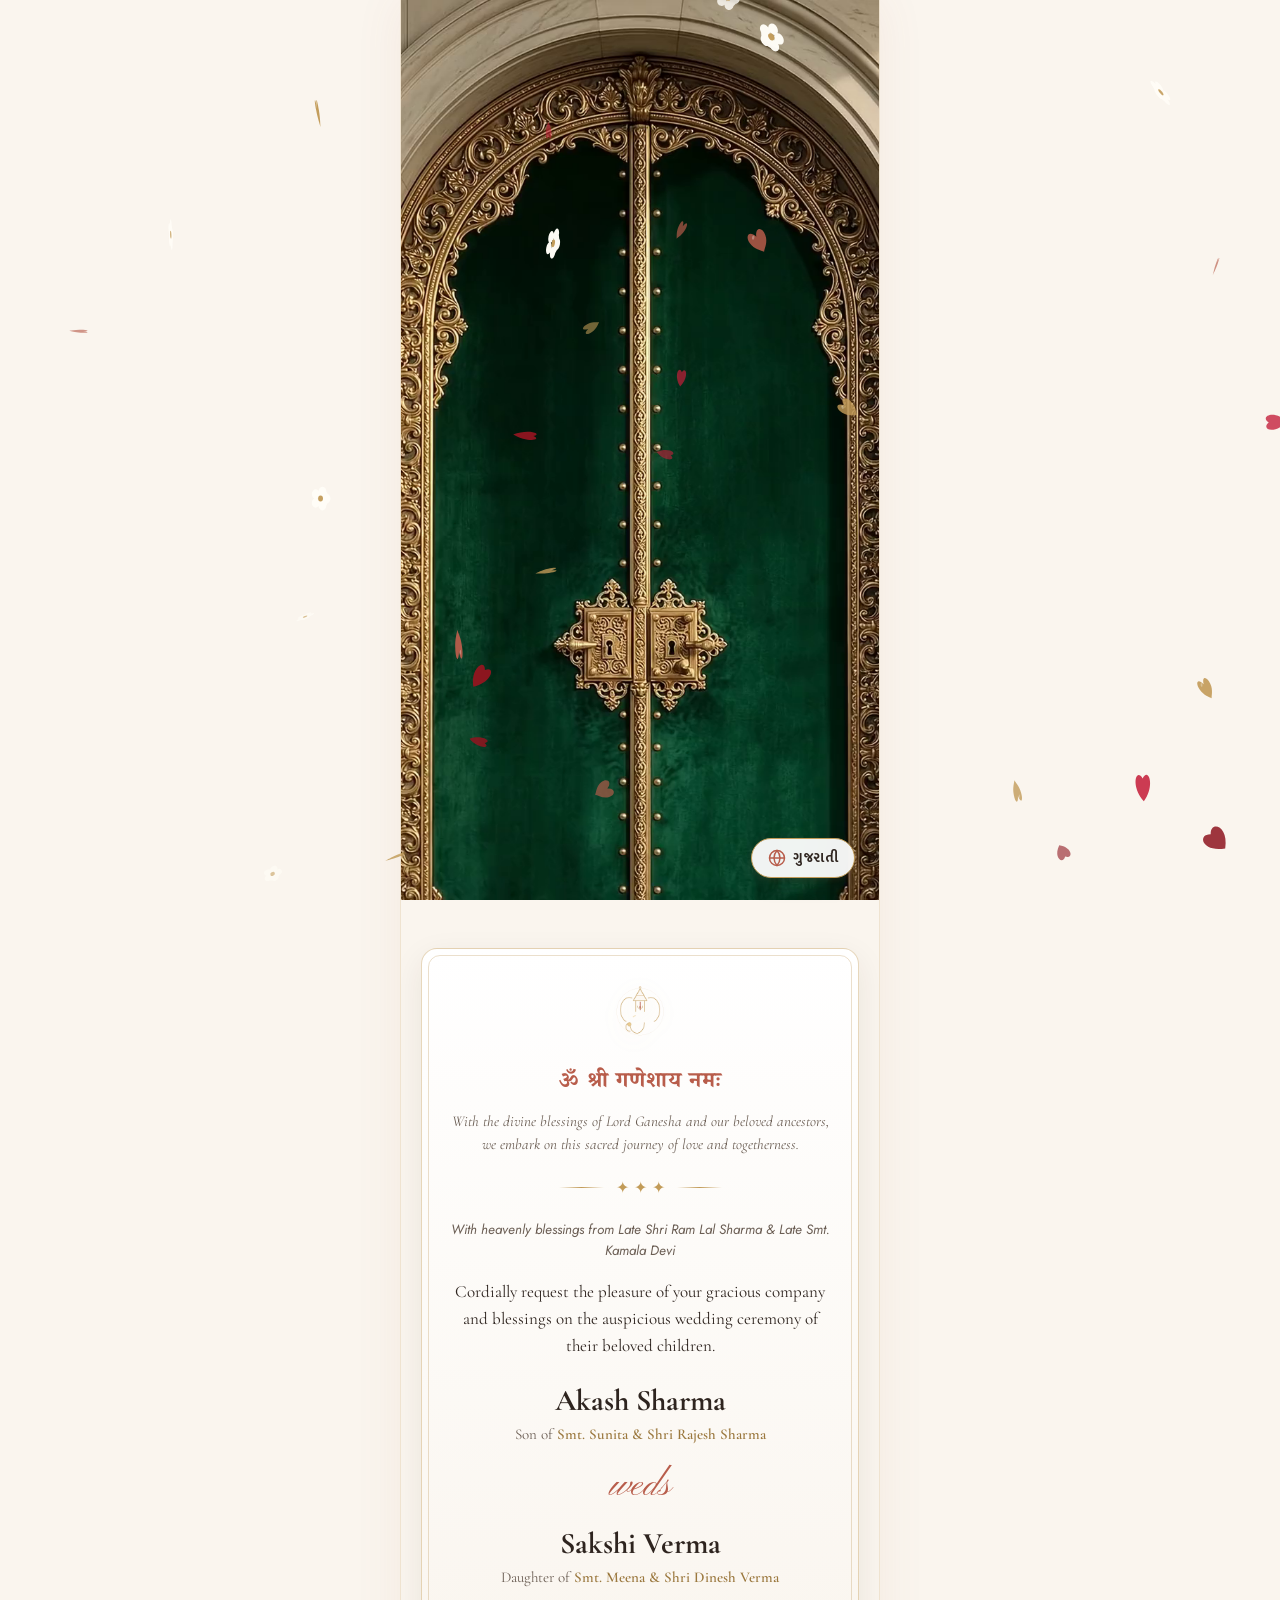
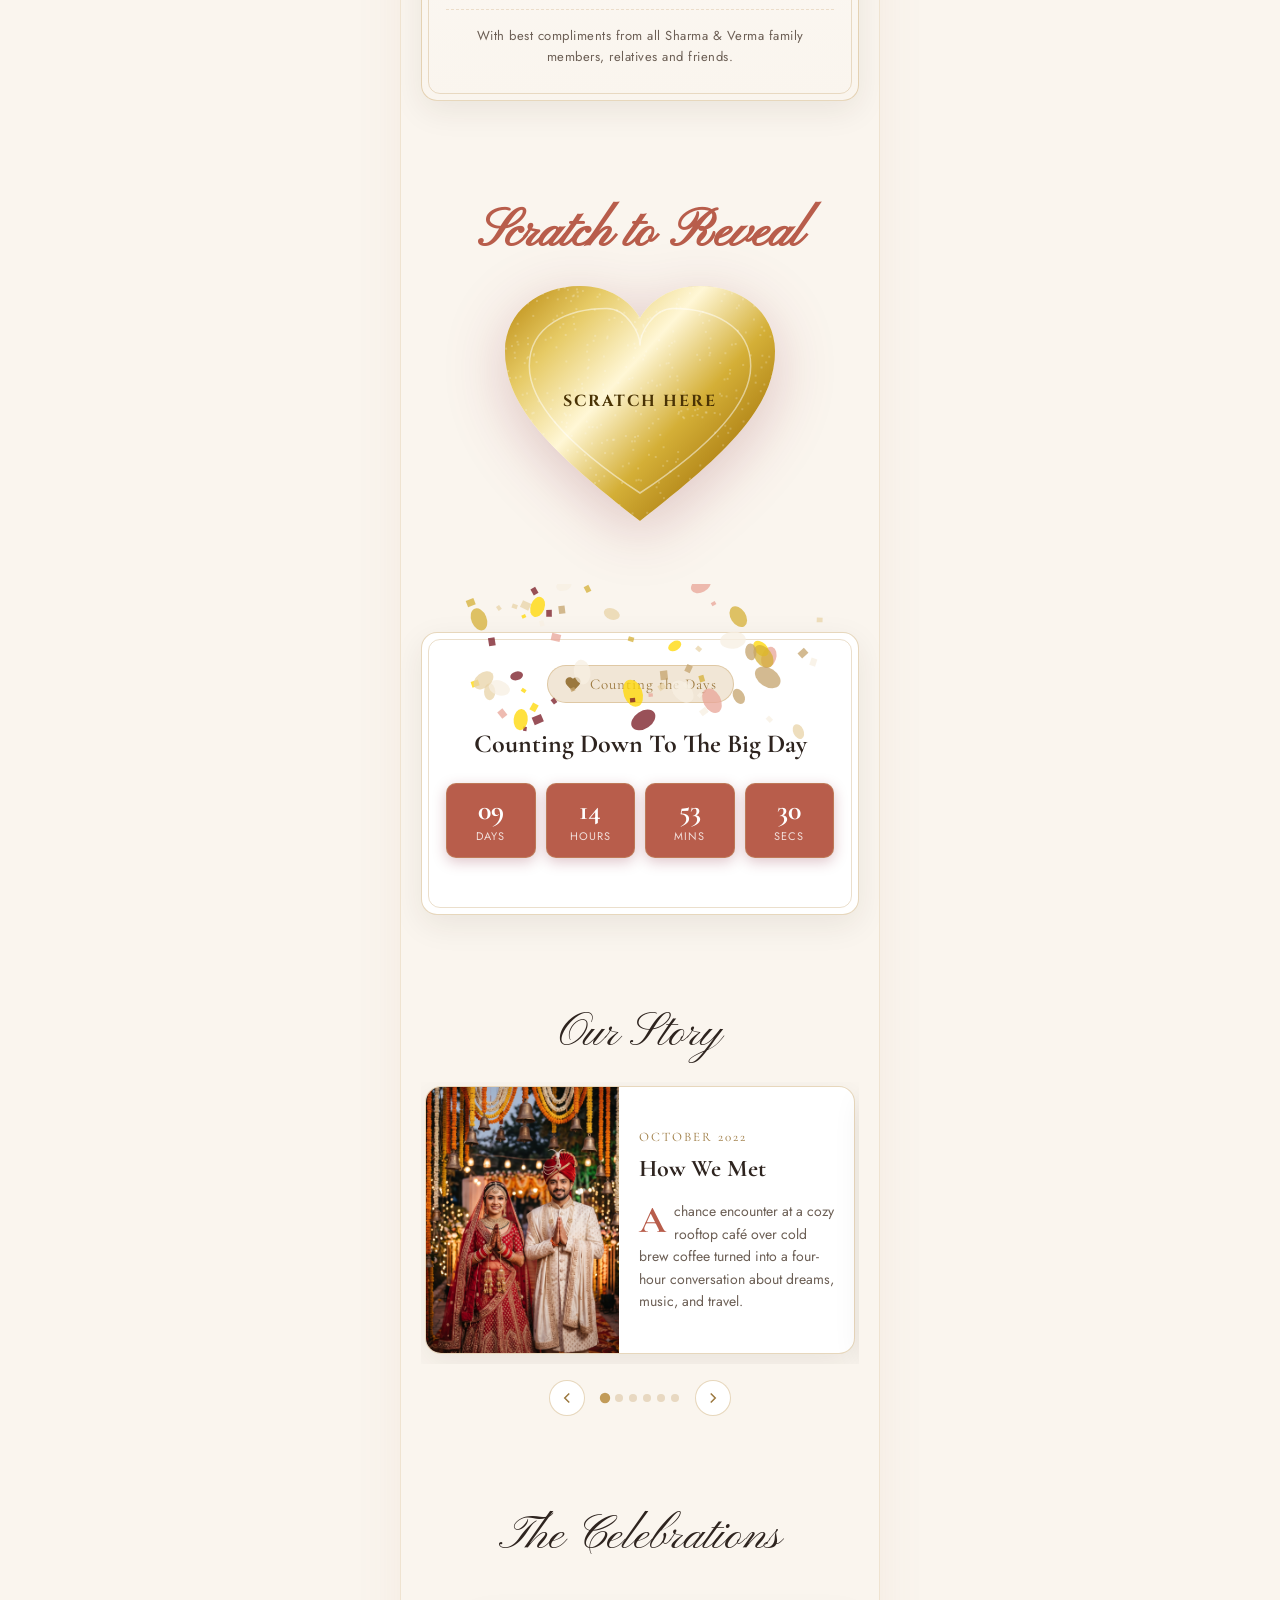
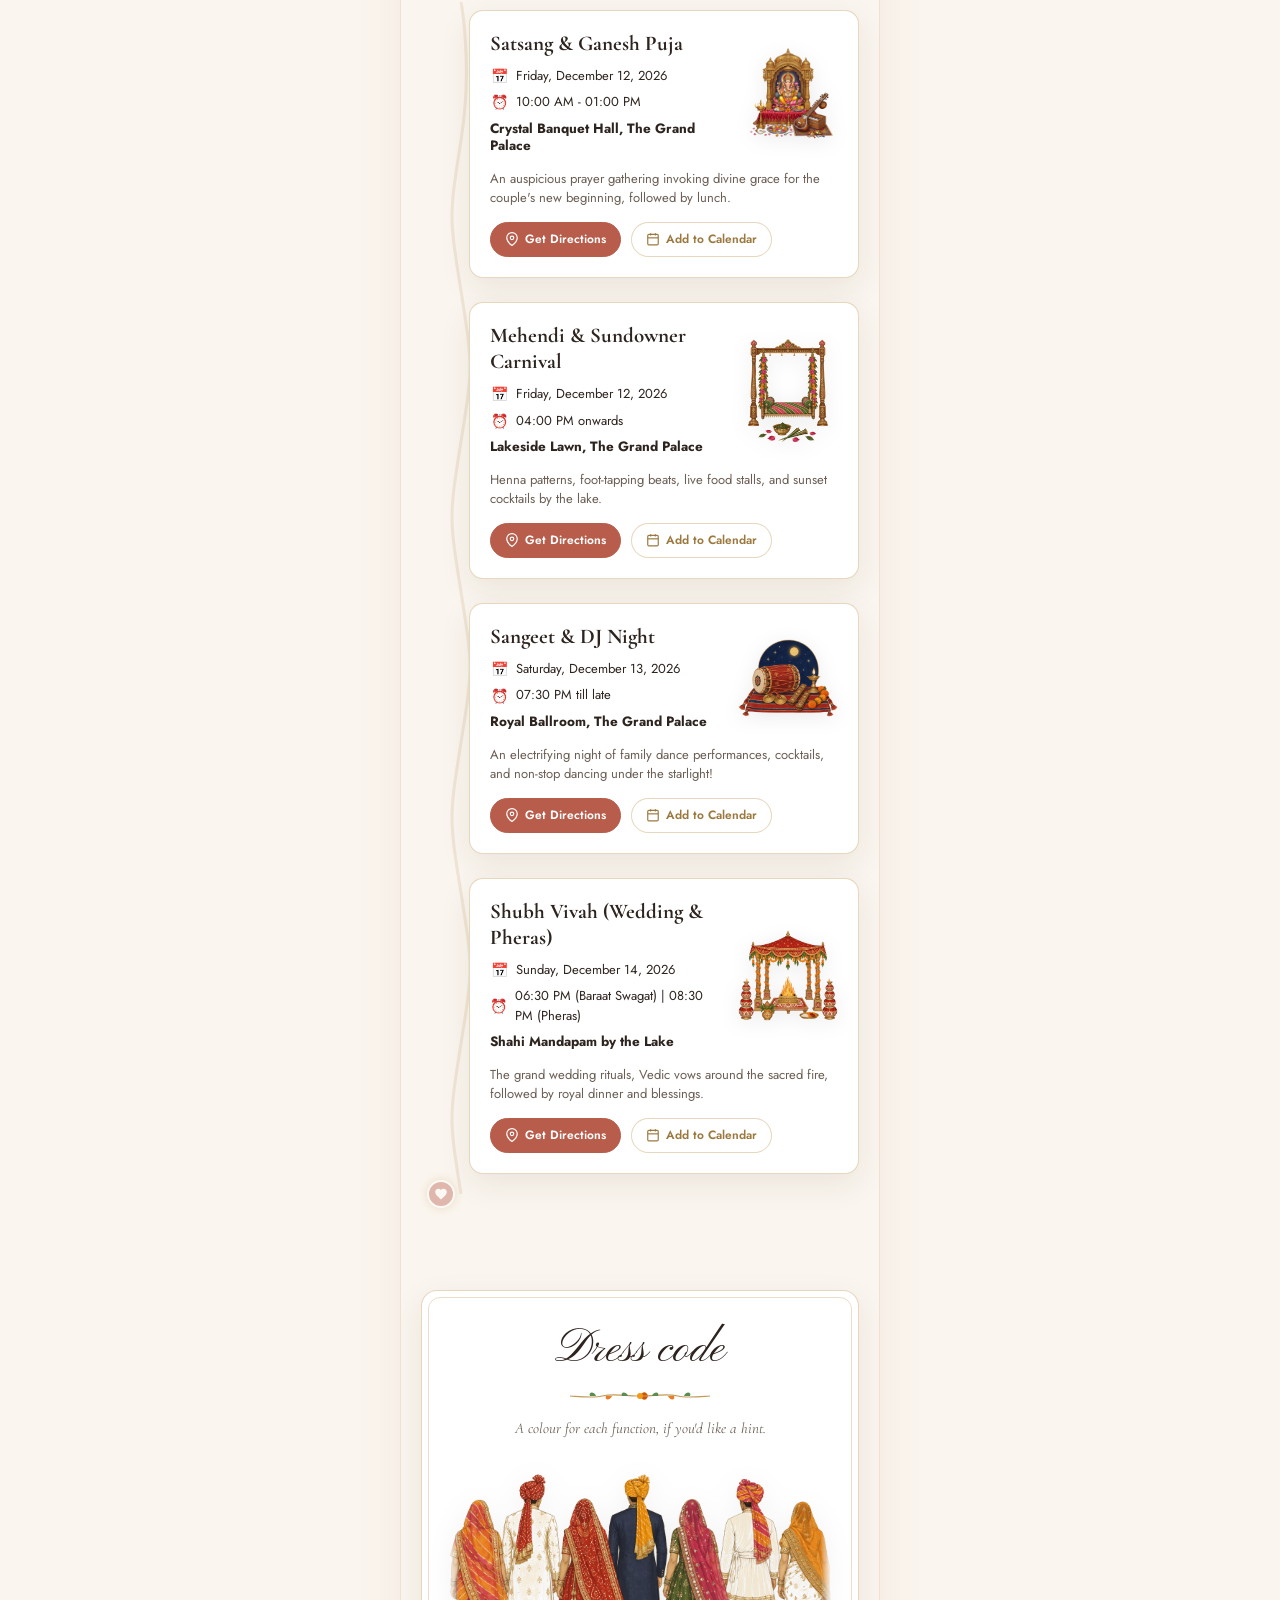
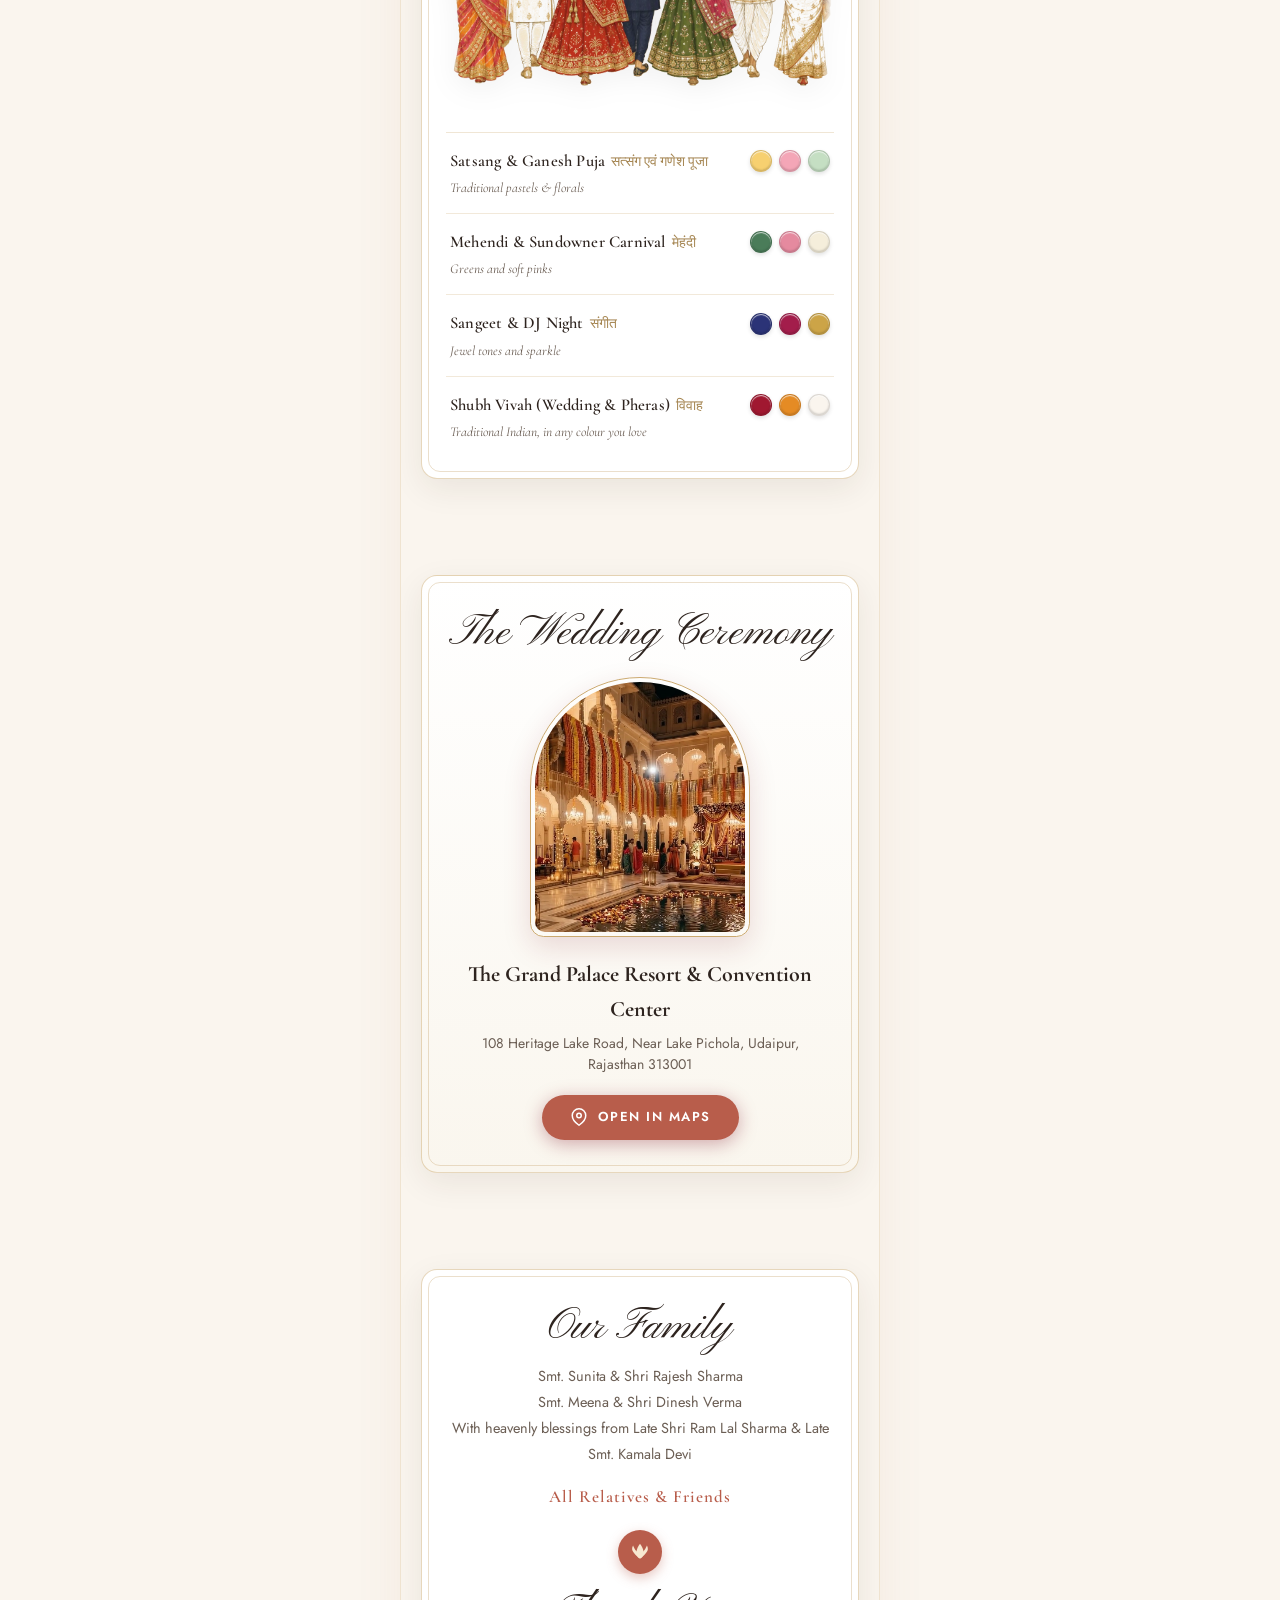
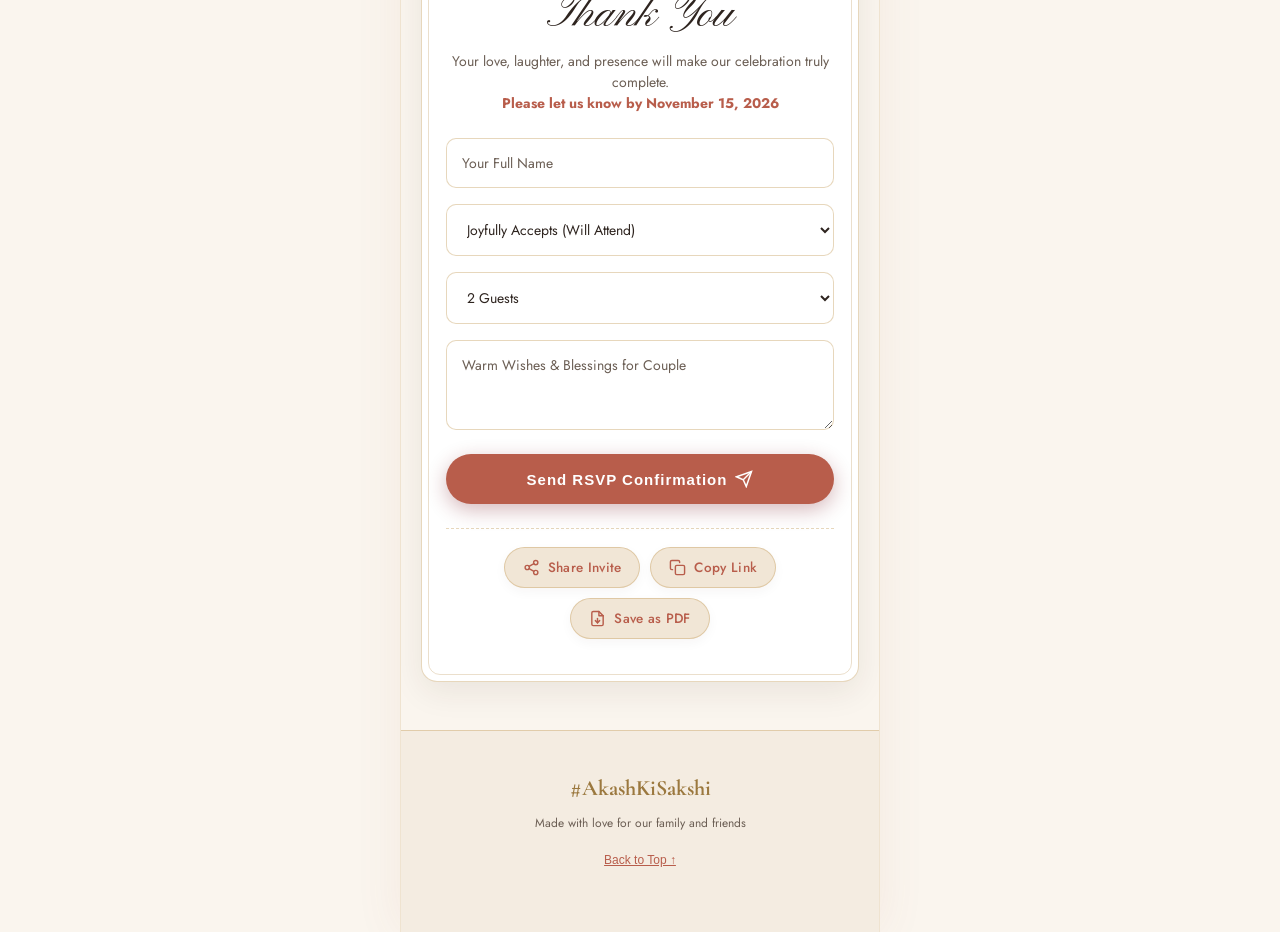
<file: index_standalone.html>
<!DOCTYPE html>
<html lang="en">
<head>
  <meta charset="UTF-8">
  <meta name="viewport" content="width=device-width, initial-scale=1.0, maximum-scale=1.0, user-scalable=no">
  <title>Akash & Sakshi's Wedding Invitation</title>

  <!-- Open Graph Meta Tags for WhatsApp & Social Sharing -->
  <meta property="og:title" content="Akash & Sakshi are Getting Married! 💍">
  <meta property="og:description" content="You are cordially invited to celebrate our wedding. Tap to open our interactive invitation, view ceremonies & RSVP.">
  <meta property="og:image" content="images/reference/ui_reference.png">
  <meta property="og:type" content="website">

  <!-- High-Priority Preload Hints for Instant First-Frame Experience -->
  <link rel="preload" as="image" href="images/hero/start_scene.png">
  <link rel="preload" as="video" href="video/envelope_opening.mp4" type="video/mp4">

  <!-- Gujarati & Latin Web Fonts -->
  <link rel="preconnect" href="https://fonts.googleapis.com">
  <link rel="preconnect" href="https://fonts.gstatic.com" crossorigin>
  <link href="https://fonts.googleapis.com/css2?family=Mukta+Vaani:wght@400;500;600;700;800&family=Cormorant+Garamond:ital,wght@0,400;0,600;0,700;1,400&display=swap" rel="stylesheet">

  <!-- Core Stylesheet -->
  <style>
/* ==============================================================================
   LUXURY DIGITAL WEDDING INVITATION STYLESHEET
   Mobile-First (9:16) with Elegant Desktop Stage Framing
   ============================================================================== */

@import url('https://fonts.googleapis.com/css2?family=Cormorant+Garamond:ital,wght@0,400;0,500;0,600;0,700;1,400;1,600&family=Jost:wght@300;400;500;600&family=Noto+Serif+Devanagari:wght@400;600;700&family=Hind:wght@400;600&family=Great+Vibes&family=Pinyon+Script&family=Cinzel:wght@500;700&display=swap');

:root {
  /* Royal Rajasthani Sandstone & Terracotta Palette */
  --bg-ivory: #FAF5EE;               /* Jodhpur Sandstone Ivory base */
  --bg-card: #FFFFFF;
  --bg-card-tint: #F1E6D6;          /* Warm Champagne bands/cards */
  --terracotta: #B85D4B;            /* Terracotta Rose */
  --terracotta-dark: #8F4232;
  --gold-brass: #C29B58;            /* Antique Brass Gold */
  --gold-primary: #C29B58;
  --gold-dark: #9A773C;
  --gold-light: #F7E8D0;            /* Soft Marigold */
  --gold-shimmer: linear-gradient(135deg, #FFF9E6 0%, #C29B58 35%, #F7E8D0 60%, #9A773C 100%);
  --maroon-seal: #B85D4B;           /* Terracotta Rose */
  --maroon-seal-dark: #8F4232;
  --espresso-text: #2E241F;         /* Espresso Text */
  --text-primary: #2E241F;
  --text-muted: #6B5E54;
  --text-gold: #9A773C;
  --border-gold: rgba(194, 155, 88, 0.4);
  --border-gold-strong: rgba(194, 155, 88, 0.85);
  --shadow-card: 0 10px 32px rgba(46, 36, 31, 0.08);
  --shadow-seal: 0 8px 24px rgba(184, 93, 75, 0.45);
  --font-serif: 'Cormorant Garamond', Georgia, serif;
  --font-sans: 'Jost', -apple-system, BlinkMacSystemFont, sans-serif;
  --font-devanagari: 'Noto Serif Devanagari', 'Hind', serif;
  --font-script: 'Pinyon Script', 'Great Vibes', cursive;
  --font-roman: 'Cinzel', serif;
}

* {
  margin: 0;
  padding: 0;
  box-sizing: border-box;
  -webkit-tap-highlight-color: transparent;
}

html, body {
  width: 100%;
  min-height: 100%;
  background-color: var(--bg-ivory);
  color: var(--text-primary);
  font-family: var(--font-sans);
  overflow-x: hidden;
  font-size: 16px;
  line-height: 1.6;
}

/* Desktop Stage Background Container - Seamless Ivory Theme */
.desktop-stage {
  display: flex;
  justify-content: center;
  align-items: flex-start;
  min-height: 100vh;
  background-color: var(--bg-ivory);
  background: var(--bg-ivory);
  padding: 0;
}

@media (min-width: 600px) {
  .desktop-stage {
    padding: 0;
    background-color: var(--bg-ivory);
    background: var(--bg-ivory);
  }
}

/* Mobile Screen Wrapper (9:16 aspect ratio feeling, seamlessly blended on wide screens) */
.mobile-wrapper {
  width: 100%;
  max-width: 480px;
  min-height: 100vh;
  background-color: var(--bg-ivory);
  position: relative;
  box-shadow: 0 0 35px rgba(184, 93, 75, 0.07);
  overflow-x: hidden;
  display: flex;
  flex-direction: column;
}

@media (min-width: 600px) {
  .mobile-wrapper {
    border-radius: 0;
    border-left: 1px solid rgba(194, 155, 88, 0.2);
    border-right: 1px solid rgba(194, 155, 88, 0.2);
    box-shadow: 0 0 45px rgba(184, 93, 75, 0.08);
  }
}

/* Global Floating Audio & Navigation Bar */
.floating-top-bar {
  position: fixed;
  top: 16px;
  max-width: 448px;
  width: calc(100% - 32px);
  margin: 0 auto;
  left: 0;
  right: 0;
  z-index: 1000;
  display: flex;
  justify-content: space-between;
  align-items: center;
  pointer-events: none;
}

.floating-btn {
  pointer-events: auto;
  width: 44px;
  height: 44px;
  border-radius: 50%;
  background: rgba(255, 255, 255, 0.9);
  backdrop-filter: blur(8px);
  border: 1px solid var(--border-gold-strong);
  box-shadow: 0 4px 16px rgba(0, 0, 0, 0.12);
  display: flex;
  align-items: center;
  justify-content: center;
  cursor: pointer;
  color: var(--gold-dark);
  transition: transform 0.25s ease, background 0.25s ease;
}

.floating-btn:hover {
  transform: scale(1.08);
  background: #FFF;
}

.music-btn.playing svg {
  animation: spinSlow 6s linear infinite;
}

@keyframes spinSlow {
  from { transform: rotate(0deg); }
  to { transform: rotate(360deg); }
}

/* ==============================================================================
   VIDEO OPENING & ENDSCREEN NAMES REVEAL (9:16 VERTICAL CONTAINER)
   ============================================================================== */
.video-opening-wrapper {
  position: relative;
  width: 100%;
  height: 100vh;
  min-height: 600px;
  background-color: #120e0b;
  overflow: hidden;
  z-index: 10;
}

#openingEnvelopeVideo {
  width: 100%;
  height: 100%;
  object-fit: cover;
  display: block;
}

/* Initial Tap to Open Overlay showing card start scene */
.video-tap-overlay {
  position: absolute;
  inset: 0;
  background-size: cover;
  background-position: center top;
  background-repeat: no-repeat;
  display: flex;
  flex-direction: column;
  align-items: center;
  justify-content: center;
  z-index: 20;
  cursor: pointer;
  transition: opacity 0.5s cubic-bezier(0.4, 0, 0.2, 1);
}

.video-tap-overlay.opening-active {
  filter: brightness(1.04);
}

/* Luxury Golden Opening Ripple on Tap */
.video-tap-overlay.opening-active::after {
  content: '';
  position: absolute;
  top: 50%;
  left: 50%;
  width: 140px;
  height: 140px;
  margin: -70px 0 0 -70px;
  border-radius: 50%;
  border: 2px solid rgba(194, 155, 88, 0.85);
  box-shadow: 0 0 30px rgba(194, 155, 88, 0.6), inset 0 0 20px rgba(194, 155, 88, 0.4);
  animation: openingRipple 1.2s cubic-bezier(0.2, 0.8, 0.2, 1) infinite;
  pointer-events: none;
}

@keyframes openingRipple {
  0% {
    transform: scale(0.6);
    opacity: 0.9;
  }
  100% {
    transform: scale(2.4);
    opacity: 0;
  }
}

.video-tap-overlay.hidden {
  opacity: 0;
  pointer-events: none;
}

.tap-seal-btn {
  width: 76px;
  height: 76px;
  border-radius: 50%;
  background: radial-gradient(circle at 35% 35%, #9E2430 0%, var(--maroon-seal) 55%, var(--maroon-seal-dark) 100%);
  box-shadow: 0 10px 28px rgba(128, 24, 42, 0.55), 0 0 0 0 rgba(197, 164, 109, 0.6);
  display: flex;
  align-items: center;
  justify-content: center;
  cursor: pointer;
  animation: sealPulse 2.4s ease-in-out infinite;
  transition: transform 0.3s ease;
}

.tap-seal-btn:hover {
  transform: scale(1.1);
}

.tap-seal-inner {
  width: 58px;
  height: 58px;
  border-radius: 50%;
  border: 1px dashed rgba(247, 230, 195, 0.5);
  display: flex;
  align-items: center;
  justify-content: center;
}

.tap-seal-inner svg {
  width: 32px;
  height: 32px;
  filter: drop-shadow(0 1px 3px rgba(0,0,0,0.5));
}

.tap-prompt-text {
  margin-top: 24px;
  color: #F7E6C3;
  font-family: var(--font-serif);
  font-size: 16px;
  letter-spacing: 2px;
  text-transform: uppercase;
  animation: fadeInOut 2s ease-in-out infinite;
}

/* Names Reveal Overlay on Video Endscreen with Dedicated Background Image (Centered) */
.video-endscreen-reveal {
  position: absolute;
  inset: 0;
  display: flex;
  flex-direction: column;
  justify-content: center;
  align-items: center;
  text-align: center;
  padding: 40px 24px;
  background-size: cover;
  background-position: center top;
  background-repeat: no-repeat;
  opacity: 0;
  pointer-events: none;
  transition: opacity 1.2s cubic-bezier(0.4, 0, 0.2, 1);
  z-index: 15;
}

.video-endscreen-reveal::before {
  content: '';
  position: absolute;
  inset: 0;
  background: radial-gradient(circle at center, rgba(18, 14, 11, 0.25) 0%, rgba(18, 14, 11, 0.72) 100%);
  pointer-events: none;
  z-index: 1;
}

.video-endscreen-reveal .hero-content {
  position: relative;
  z-index: 2;
  display: flex;
  flex-direction: column;
  align-items: center;
  justify-content: center;
}

.video-endscreen-reveal.active {
  opacity: 1;
  pointer-events: auto;
}

/* Scroll Lock State */
body.scroll-locked {
  overflow: hidden !important;
  touch-action: none;
}

body.scroll-unlocked {
  overflow-y: auto !important;
  touch-action: auto;
}

@keyframes sealPulse {
  0%, 100% {
    box-shadow: 0 8px 24px rgba(80, 15, 22, 0.45), 0 0 0 0 rgba(197, 164, 109, 0.5);
  }
  50% {
    box-shadow: 0 12px 30px rgba(80, 15, 22, 0.6), 0 0 0 14px rgba(197, 164, 109, 0);
  }
}

.seal-prompt-text {
  margin-top: 36px;
  color: #F4E8D3;
  font-family: var(--font-serif);
  font-size: 18px;
  letter-spacing: 2px;
  text-transform: uppercase;
  animation: fadeInOut 2s ease-in-out infinite;
  text-align: center;
}

@keyframes fadeInOut {
  0%, 100% { opacity: 0.65; transform: translateY(0); }
  50% { opacity: 1; transform: translateY(-3px); }
}

/* Canvas for Golden Particle Wave Burst */
#particleWaveCanvas {
  position: absolute;
  inset: 0;
  pointer-events: none;
  z-index: 9998;
}

/* ==============================================================================
   ANIMATION 2: CINEMATIC VENUE REVEAL & NAMES
   ============================================================================== */
.hero-venue-section {
  position: relative;
  min-height: 90vh;
  display: flex;
  flex-direction: column;
  justify-content: flex-end;
  padding: 40px 24px;
  overflow: hidden;
  background-color: #1A130F;
}

.venue-bg-image {
  position: absolute;
  inset: 0;
  background-image: linear-gradient(180deg, rgba(20, 15, 12, 0.3) 0%, rgba(20, 15, 12, 0.75) 75%, #FAF6EE 100%),
                    url('https://images.unsplash.com/photo-1519741497674-611481863552?auto=format&fit=crop&w=1200&q=80');
  background-size: cover;
  background-position: center top;
  transform: scale(1.05);
  animation: subtleZoom 20s ease-in-out infinite alternate;
}

@keyframes subtleZoom {
  from { transform: scale(1.0); }
  to { transform: scale(1.08); }
}

#lightTrailCanvas {
  position: absolute;
  inset: 0;
  pointer-events: none;
  z-index: 2;
}

.hero-content {
  position: relative;
  z-index: 3;
  text-align: center;
  color: #FFF;
}

.script-heading {
  font-family: var(--font-script);
  font-size: 38px;
  font-weight: normal;
  color: var(--text-primary);
  line-height: 1.2;
}

.hero-tagline {
  font-family: var(--font-script);
  font-size: 24px;
  color: #FFF;
  margin-bottom: 4px;
  opacity: 0;
  transform: translateY(16px);
  animation: heroFadeUp 1.2s 0.3s forwards ease-out;
}

.hero-couple-names {
  font-family: var(--font-script);
  font-size: 56px;
  font-weight: normal;
  line-height: 1.1;
  color: #FFFFFF;
  filter: drop-shadow(0 2px 10px rgba(0, 0, 0, 0.6));
  margin-bottom: 12px;
  opacity: 0;
  transform: translateY(20px);
  animation: heroFadeUp 1.4s 0.6s forwards ease-out;
}

.hero-ampersand {
  font-family: var(--font-script);
  font-size: 38px;
  display: inline-block;
  margin: 0 4px;
  color: var(--gold-light);
}

.hero-date-badge {
  display: inline-block;
  padding: 6px 18px;
  border-radius: 30px;
  border: 1px solid rgba(232, 211, 167, 0.4);
  background: rgba(25, 20, 16, 0.65);
  backdrop-filter: blur(6px);
  color: var(--gold-light);
  font-family: var(--font-roman);
  font-size: 13px;
  letter-spacing: 2px;
  opacity: 0;
  transform: translateY(16px);
  animation: heroFadeUp 1.2s 0.9s forwards ease-out;
}

@keyframes heroFadeUp {
  to {
    opacity: 1;
    transform: translateY(0);
  }
}

.scroll-hint {
  display: flex;
  flex-direction: column;
  align-items: center;
  gap: 6px;
  margin-top: 24px;
  color: var(--gold-light);
  opacity: 0.8;
  animation: bounceHint 2s infinite ease-in-out;
}

@keyframes bounceHint {
  0%, 100% { transform: translateY(0); }
  50% { transform: translateY(6px); }
}

/* ==============================================================================
   SECTION BASE STYLES & LUXURY CARDS
   ============================================================================== */
.section-container {
  padding: 48px 20px;
  position: relative;
}

.ornate-card {
  background: var(--bg-card);
  border-radius: 16px;
  padding: 32px 24px;
  box-shadow: var(--shadow-card);
  border: 1px solid var(--border-gold);
  position: relative;
  overflow: hidden;
}

/* Double Hairline Gold Border */
.ornate-card::before {
  content: '';
  position: absolute;
  inset: 6px;
  border: 1px solid rgba(197, 164, 109, 0.35);
  border-radius: 12px;
  pointer-events: none;
}

.card-floret-top {
  display: flex;
  justify-content: center;
  margin-bottom: 16px;
  color: var(--gold-dark);
}

/* ==============================================================================
   ANIMATION 3: TRADITIONAL INVITATION CARD SCROLL & DETAILS
   ============================================================================== */
.traditional-card {
  text-align: center;
  background: linear-gradient(180deg, #FFFFFF 0%, #FAF5EE 100%);
}

.ganesha-header-wrap {
  display: flex;
  justify-content: center;
  margin-bottom: 14px;
}

.ganesha-img {
  width: 72px;
  height: 72px;
  object-fit: contain;
  filter: drop-shadow(0 4px 10px rgba(194, 155, 88, 0.3));
}

.shloka-header {
  font-family: var(--font-devanagari), var(--font-serif);
  font-size: 22px;
  font-weight: 700;
  color: var(--terracotta);
  letter-spacing: 1px;
  margin-bottom: 8px;
}

.shloka-desc {
  font-family: var(--font-serif);
  font-style: italic;
  font-size: 15px;
  color: var(--text-muted);
  line-height: 1.5;
  margin-bottom: 20px;
}

.gold-divider {
  display: flex;
  align-items: center;
  justify-content: center;
  gap: 12px;
  margin: 18px 0;
  color: var(--gold-primary);
}

.gold-divider::before,
.gold-divider::after {
  content: '';
  height: 1px;
  width: 45px;
  background: linear-gradient(90deg, transparent, var(--gold-primary), transparent);
}

.lineage-text {
  font-size: 13.5px;
  color: var(--text-muted);
  font-style: italic;
  margin-bottom: 16px;
}

.invitation-body {
  font-family: var(--font-serif);
  font-size: 17px;
  line-height: 1.6;
  color: var(--espresso-text);
  margin: 16px 0;
}

/* Groom & Bride Lineage (Son of... / Daughter of...) */
.couple-family-lineage {
  display: flex;
  flex-direction: column;
  align-items: center;
  gap: 14px;
  margin: 24px 0 20px;
}

.person-card {
  text-align: center;
  width: 100%;
}

.person-full-name {
  font-family: var(--font-serif);
  font-size: 30px;
  font-weight: 700;
  color: var(--espresso-text);
  line-height: 1.15;
}

.person-relation {
  font-family: var(--font-serif);
  font-size: 15px;
  color: var(--text-muted);
  margin-top: 4px;
}

.person-relation strong {
  color: var(--gold-dark);
  font-weight: 600;
}

.weds-script {
  font-family: var(--font-script);
  font-size: 38px;
  color: var(--terracotta);
  margin: -4px 0;
}

.compliments-footer {
  font-size: 13px;
  letter-spacing: 0.5px;
  color: var(--text-muted);
  margin-top: 20px;
  border-top: 1px dashed rgba(197, 164, 109, 0.3);
  padding-top: 16px;
}

/* ==============================================================================
   ANIMATION 4: PURE HEART-SHAPED "SCRATCH TO REVEAL" SECTION
   (No Rectangular Box - Pure Heart Silhouette & Dynamic Title Morph)
   ============================================================================== */
.heart-scratch-section {
  text-align: center;
  padding: 56px 20px 48px;
  position: relative;
}

.scratch-header-wrap {
  margin-bottom: 24px;
}

.scratch-title {
  font-family: var(--font-script);
  font-size: 52px;
  color: var(--maroon-seal);
  line-height: 1.1;
  margin-bottom: 6px;
  transition: opacity 0.4s ease, transform 0.4s ease;
}

.scratch-subtitle {
  font-size: 13px;
  color: var(--text-muted);
  letter-spacing: 1px;
  text-transform: uppercase;
  font-family: var(--font-serif);
  transition: opacity 0.4s ease;
}

/* Pure Heart Stage without rectangular outer box */
.pure-heart-stage {
  position: relative;
  width: 270px;
  height: 250px;
  margin: 0 auto;
  user-select: none;
  filter: drop-shadow(0 14px 30px rgba(128, 24, 42, 0.22));
}

/* Revealed Content (Heart Silhouette Layer) */
.revealed-heart-card {
  position: absolute;
  inset: 0;
  width: 100%;
  height: 100%;
  background: radial-gradient(circle at 50% 40%, #FFFDF8 0%, #FAF2E4 100%);
  clip-path: path("M 135 235 C 45 165 0 120 0 65 C 0 25 35 0 75 0 C 105 0 125 15 135 32 C 145 15 165 0 195 0 C 235 0 270 25 270 65 C 270 120 225 165 135 235 Z");
  -webkit-clip-path: path("M 135 235 C 45 165 0 120 0 65 C 0 25 35 0 75 0 C 105 0 125 15 135 32 C 145 15 165 0 195 0 C 235 0 270 25 270 65 C 270 120 225 165 135 235 Z");
  display: flex;
  flex-direction: column;
  align-items: center;
  justify-content: center;
  padding: 30px 20px;
  text-align: center;
  z-index: 1;
  border: 1px solid rgba(197, 164, 109, 0.5);
}

.heart-inner-decor {
  color: var(--gold-primary);
  font-size: 16px;
  margin-top: -10px;
  margin-bottom: 2px;
}

.revealed-date-day {
  font-family: var(--font-roman);
  font-size: 38px;
  font-weight: 700;
  color: var(--maroon-seal);
  line-height: 1;
  letter-spacing: -0.5px;
}

/* Animated Golden Heart Border on Scratch Reveal */
.heart-border-svg {
  position: absolute;
  inset: 0;
  width: 100%;
  height: 100%;
  pointer-events: none;
  z-index: 3;
  overflow: visible;
}

.heart-border-animated {
  stroke-dasharray: 850;
  stroke-dashoffset: 850;
  opacity: 0;
  transition: opacity 0.4s ease;
}

.pure-heart-stage.revealed .heart-border-animated {
  opacity: 1;
  animation: drawGoldenHeartBorder 1.5s cubic-bezier(0.2, 0.9, 0.4, 1) forwards,
             heartBorderGlowPulse 2.6s ease-in-out 1.5s infinite alternate;
}

@keyframes drawGoldenHeartBorder {
  0% {
    stroke-dashoffset: 850;
  }
  100% {
    stroke-dashoffset: 0;
  }
}

@keyframes heartBorderGlowPulse {
  0% {
    stroke-width: 4px;
    filter: drop-shadow(0 0 4px rgba(194, 155, 88, 0.7));
  }
  50% {
    stroke-width: 6px;
    filter: drop-shadow(0 0 12px rgba(247, 232, 208, 0.95)) drop-shadow(0 0 20px rgba(184, 93, 75, 0.5));
  }
  100% {
    stroke-width: 4px;
    filter: drop-shadow(0 0 4px rgba(194, 155, 88, 0.7));
  }
}

.revealed-date-month {
  font-family: var(--font-script);
  font-size: 34px;
  color: var(--gold-dark);
  line-height: 1.1;
  margin-top: -2px;
}

.revealed-date-year {
  font-family: var(--font-roman);
  font-size: 14px;
  letter-spacing: 3px;
  color: var(--text-muted);
}

.heart-city-note {
  font-family: var(--font-serif);
  font-size: 12px;
  color: var(--text-muted);
  font-style: italic;
  margin-top: 4px;
}

/* The Gold Foil Canvas Layer (Also Heart-Clipped) */
#scratchCanvas {
  position: absolute;
  inset: 0;
  width: 100%;
  height: 100%;
  z-index: 2;
  cursor: crosshair;
  touch-action: none;
  clip-path: path("M 135 235 C 45 165 0 120 0 65 C 0 25 35 0 75 0 C 105 0 125 15 135 32 C 145 15 165 0 195 0 C 235 0 270 25 270 65 C 270 120 225 165 135 235 Z");
  -webkit-clip-path: path("M 135 235 C 45 165 0 120 0 65 C 0 25 35 0 75 0 C 105 0 125 15 135 32 C 145 15 165 0 195 0 C 235 0 270 25 270 65 C 270 120 225 165 135 235 Z");
  transition: opacity 0.8s ease;
}

/* ==============================================================================
   ANIMATION 5: LIVE COUNTDOWN TIMER & CONFETTI BURST
   ============================================================================== */
.countdown-section {
  text-align: center;
  position: relative;
}

#confettiCanvas {
  position: absolute;
  inset: 0;
  pointer-events: none;
  z-index: 5;
}

.countdown-heart-badge {
  display: inline-flex;
  align-items: center;
  gap: 8px;
  padding: 6px 16px;
  border-radius: 20px;
  background: var(--bg-card-tint);
  border: 1px solid var(--border-gold);
  color: var(--gold-dark);
  font-family: var(--font-serif);
  font-size: 15px;
  letter-spacing: 1px;
  margin-bottom: 20px;
}

.countdown-grid {
  display: grid;
  grid-template-columns: repeat(4, 1fr);
  gap: 10px;
  margin-bottom: 24px;
}

.countdown-box {
  background: var(--maroon-seal);
  border: 1px solid rgba(197, 164, 109, 0.4);
  border-radius: 10px;
  padding: 12px 6px;
  box-shadow: 0 4px 14px rgba(128, 24, 42, 0.25);
}

.countdown-num {
  font-family: var(--font-serif);
  font-size: 28px;
  font-weight: 700;
  color: #FFFFFF;
  line-height: 1;
  margin-bottom: 4px;
}

.countdown-label {
  font-size: 11px;
  text-transform: uppercase;
  letter-spacing: 1px;
  color: rgba(255, 255, 255, 0.8);
}

.calendar-action-btn {
  display: inline-flex;
  align-items: center;
  gap: 8px;
  background: var(--gold-primary);
  color: #FFF;
  padding: 12px 24px;
  border-radius: 30px;
  text-decoration: none;
  font-size: 14px;
  font-weight: 500;
  letter-spacing: 0.5px;
  box-shadow: 0 4px 15px rgba(197, 164, 109, 0.4);
  transition: transform 0.25s, background 0.25s;
}

.calendar-action-btn:hover {
  background: var(--gold-dark);
  transform: translateY(-2px);
}

/* ==============================================================================
   ANIMATION 6: "OUR STORY" TOUCH-SWIPE CAROUSEL WITH ORNATE DROP CAP
   ============================================================================== */
.story-section-wrap {
  padding: 44px 20px;
  position: relative;
}

.story-carousel-container {
  position: relative;
  width: 100%;
  overflow: hidden;
  margin-top: 16px;
  touch-action: pan-y;
  cursor: grab;
}

.story-carousel-container:active {
  cursor: grabbing;
}

.story-track {
  display: flex;
  transition: transform 0.45s cubic-bezier(0.25, 1, 0.5, 1);
  width: 100%;
  will-change: transform;
}

.story-slide {
  min-width: 100%;
  padding: 4px;
}

.story-card-inner {
  background: #FFF;
  border-radius: 16px;
  overflow: hidden;
  border: 1px solid var(--border-gold);
  box-shadow: var(--shadow-card);
  display: flex;
  flex-direction: column;
}

@media (min-width: 440px) {
  .story-card-inner {
    flex-direction: row;
    align-items: stretch;
  }
  .story-photo-wrap {
    width: 45% !important;
    height: auto !important;
    min-height: 240px;
  }
  .story-content {
    width: 55%;
  }
}

.story-photo-wrap {
  width: 100%;
  height: 220px;
  position: relative;
  overflow: hidden;
}

.story-photo-wrap img {
  width: 100%;
  height: 100%;
  object-fit: cover;
  transition: transform 0.6s ease;
}

.story-content {
  padding: 24px 20px;
  text-align: left;
  display: flex;
  flex-direction: column;
  justify-content: center;
}

.story-year {
  font-family: var(--font-serif);
  font-size: 13px;
  letter-spacing: 2px;
  text-transform: uppercase;
  color: var(--gold-dark);
  margin-bottom: 2px;
}

.story-title {
  font-family: var(--font-serif);
  font-size: 24px;
  color: var(--text-primary);
  margin-bottom: 12px;
}

/* Ornate Drop Cap matching video */
.story-desc {
  font-size: 14px;
  color: var(--text-muted);
  line-height: 1.6;
}

.story-desc::first-letter {
  font-family: var(--font-serif);
  font-size: 38px;
  float: left;
  line-height: 0.85;
  margin: 4px 8px 0 0;
  color: var(--maroon-seal);
  font-weight: 700;
}

.carousel-nav {
  display: flex;
  justify-content: center;
  align-items: center;
  gap: 16px;
  margin-top: 16px;
}

.carousel-arrow {
  width: 36px;
  height: 36px;
  border-radius: 50%;
  background: #FFF;
  border: 1px solid var(--border-gold);
  display: flex;
  align-items: center;
  justify-content: center;
  cursor: pointer;
  color: var(--gold-dark);
  transition: background 0.2s, transform 0.2s;
}

.carousel-arrow:hover {
  background: var(--bg-card-tint);
  transform: scale(1.08);
}

.carousel-dots {
  display: flex;
  gap: 6px;
}

.dot {
  width: 8px;
  height: 8px;
  border-radius: 50%;
  background: rgba(197, 164, 109, 0.35);
  transition: background 0.3s, transform 0.3s;
}

.dot.active {
  background: var(--gold-primary);
  transform: scale(1.3);
}

/* ==============================================================================
   ANIMATION 7: INTERACTIVE TIMELINE / EVENTS PATH
   ============================================================================== */
.timeline-section {
  position: relative;
}

.timeline-wrapper {
  position: relative;
  padding: 20px 0;
}

/* Dynamic SVG Path for Winding Gold Thread */
.timeline-svg-container {
  position: absolute;
  top: 0;
  left: 20px;
  width: 40px;
  height: 100%;
  pointer-events: none;
  z-index: 1;
}

#timelineSvg {
  width: 100%;
  height: 100%;
}

.timeline-path-bg {
  stroke: rgba(197, 164, 109, 0.2);
  stroke-width: 3;
  fill: none;
}

.timeline-path-active {
  stroke: var(--gold-primary);
  stroke-width: 3.5;
  fill: none;
  stroke-linecap: round;
  filter: drop-shadow(0 0 4px rgba(197, 164, 109, 0.6));
}

/* Moving Heart Marker */
#timelineHeartMarker {
  position: absolute;
  left: 20px;
  top: 0;
  transform: translate(-50%, -50%);
  width: 28px;
  height: 28px;
  border-radius: 50%;
  background: var(--maroon-seal);
  border: 2px solid #FFF;
  box-shadow: 0 0 10px rgba(197, 164, 109, 0.8);
  display: flex;
  align-items: center;
  justify-content: center;
  color: #FFF;
  z-index: 3;
  transition: transform 0.1s ease-out;
}

.timeline-cards-list {
  position: relative;
  z-index: 2;
  display: flex;
  flex-direction: column;
  gap: 24px;
  padding-left: 48px;
}

.event-card {
  background: #FFF;
  border-radius: 14px;
  padding: 20px 20px;
  border: 1px solid var(--border-gold);
  box-shadow: var(--shadow-card);
  position: relative;
  text-align: left;
  transition: transform 0.3s ease, border-color 0.3s ease;
}

.event-card:hover {
  transform: translateX(4px);
  border-color: var(--gold-dark);
}

.event-card-header-row {
  display: flex;
  align-items: center;
  justify-content: space-between;
  gap: 14px;
  margin-bottom: 12px;
}

.event-card-info-col {
  flex: 1 1 auto;
  min-width: 0;
}

.event-card-art-col {
  flex: 0 0 100px;
  width: 100px;
  display: flex;
  align-items: center;
  justify-content: center;
}

.event-card-art-img {
  width: 100%;
  height: auto;
  max-height: 105px;
  object-fit: contain;
  filter: drop-shadow(0 4px 10px rgba(0, 0, 0, 0.08));
  transition: transform 0.3s cubic-bezier(0.25, 1, 0.5, 1);
}

.event-card:hover .event-card-art-img {
  transform: translateY(-3px) scale(1.05);
}

.event-name-bold {
  font-family: var(--font-serif);
  font-size: 21px;
  font-weight: 700;
  color: var(--espresso-text);
  margin-bottom: 8px;
  line-height: 1.25;
}

.event-info-line {
  display: flex;
  align-items: center;
  gap: 8px;
  font-size: 13px;
  color: var(--espresso-text);
  margin-bottom: 4px;
}

.event-icon-sym {
  font-size: 14px;
  width: 18px;
  text-align: center;
  color: var(--terracotta);
}

.event-location-bold {
  font-size: 13.5px;
  font-weight: 700;
  color: var(--espresso-text);
  margin: 6px 0 2px;
  line-height: 1.3;
}

.event-desc {
  font-size: 13px;
  color: var(--text-muted);
  line-height: 1.5;
  margin-bottom: 14px;
}

.event-actions-row {
  display: flex;
  gap: 10px;
  flex-wrap: wrap;
}

.event-btn {
  display: inline-flex;
  align-items: center;
  gap: 6px;
  font-size: 12px;
  font-weight: 600;
  text-decoration: none;
  padding: 7px 14px;
  border-radius: 20px;
  transition: all 0.25s ease;
}

.event-btn.directions {
  background: var(--terracotta);
  color: #FFF;
  border: 1px solid var(--terracotta);
}

.event-btn.directions:hover {
  background: var(--terracotta-dark);
}

.event-btn.calendar {
  background: #FFF;
  color: var(--gold-dark);
  border: 1px solid var(--border-gold);
}

.event-btn.calendar:hover {
  background: var(--bg-card-tint);
  color: var(--espresso-text);
}

/* ==============================================================================
   DRESS CODE SECTION (Standalone Luxury Dress Palette Section)
   ============================================================================== */
.dresscode-section {
  position: relative;
}

.dresscode-card {
  text-align: center;
}

.dresscode-heading-wrap {
  margin-bottom: 12px;
}

.dresscode-title {
  font-size: 46px;
  margin-bottom: 4px;
}

.dresscode-flourish {
  display: flex;
  justify-content: center;
  align-items: center;
  margin: 6px 0 10px;
}

.dresscode-subtitle {
  font-family: var(--font-serif);
  font-size: 15px;
  font-style: italic;
  color: var(--text-muted);
  line-height: 1.4;
  margin-bottom: 8px;
}

.dresscode-banner-wrap {
  width: 100%;
  margin: 14px 0 20px;
  display: flex;
  justify-content: center;
}

.dresscode-banner-img {
  width: 100%;
  max-width: 460px;
  height: auto;
  display: block;
  object-fit: contain;
  filter: drop-shadow(0 6px 14px rgba(0, 0, 0, 0.06));
}

.dresscode-list {
  text-align: left;
  border-top: 1px solid rgba(194, 155, 88, 0.25);
  margin-top: 10px;
}

.dresscode-item {
  padding: 15px 4px;
  border-bottom: 1px solid rgba(194, 155, 88, 0.22);
}

.dresscode-item:last-child {
  border-bottom: none;
  padding-bottom: 4px;
}

.dresscode-item-header {
  display: flex;
  justify-content: space-between;
  align-items: center;
  gap: 12px;
}

.dresscode-item-names {
  display: flex;
  align-items: baseline;
  gap: 6px;
  flex-wrap: wrap;
}

.dresscode-name-en {
  font-family: var(--font-serif);
  font-size: 16.5px;
  font-weight: 600;
  color: var(--text-primary);
  letter-spacing: 0.2px;
}

.dresscode-name-hi {
  font-family: var(--font-serif);
  font-size: 14px;
  color: var(--gold-dark);
  font-weight: 400;
  opacity: 0.9;
}

.dresscode-swatches {
  display: flex;
  gap: 7px;
  align-items: center;
  flex-shrink: 0;
}

.color-swatch {
  width: 22px;
  height: 22px;
  border-radius: 50%;
  display: inline-block;
  box-shadow: inset 0 1px 1px rgba(255, 255, 255, 0.75), inset 0 -1px 2px rgba(0, 0, 0, 0.18), 0 2px 4px rgba(0, 0, 0, 0.12);
  border: 1px solid rgba(0, 0, 0, 0.12);
  transition: transform 0.25s cubic-bezier(0.25, 1, 0.5, 1), box-shadow 0.25s ease;
  cursor: pointer;
}

.color-swatch:hover {
  transform: scale(1.18);
  box-shadow: 0 4px 8px rgba(0, 0, 0, 0.18);
}

.dresscode-item-desc {
  font-family: var(--font-serif);
  font-size: 13.5px;
  color: var(--text-muted);
  margin-top: 5px;
  font-style: italic;
  line-height: 1.4;
}

@media (max-width: 380px) {
  .event-card-art-col {
    flex: 0 0 80px;
    width: 80px;
  }
  .event-card-art-img {
    max-height: 85px;
  }
  .event-name-bold {
    font-size: 19px;
  }
  .color-swatch {
    width: 19px;
    height: 19px;
  }
}

/* ==============================================================================
   ANIMATION 8: CEREMONY LOCATION CARD & MAP INTEGRATION
   ============================================================================== */
.venue-location-card {
  text-align: center;
  background: linear-gradient(180deg, #FFFFFF 0%, #FAF6EE 100%);
}

.venue-thumb-frame {
  width: 220px;
  height: 260px;
  border-radius: 130px 130px 16px 16px;
  margin: 0 auto 20px;
  padding: 4px;
  border: 1px solid var(--border-gold-strong);
  box-shadow: 0 10px 28px rgba(128, 24, 42, 0.15);
  overflow: hidden;
  position: relative;
  transition: transform 0.4s ease;
}

.venue-thumb-frame:hover {
  transform: scale(1.03);
}

.venue-thumb-frame img {
  width: 100%;
  height: 100%;
  object-fit: cover;
  border-radius: 126px 126px 12px 12px;
}

.venue-title-big {
  font-family: var(--font-serif);
  font-size: 24px;
  color: var(--text-primary);
  margin-bottom: 6px;
}

.venue-address-text {
  font-size: 14px;
  color: var(--text-muted);
  line-height: 1.5;
  max-width: 320px;
  margin: 0 auto 20px;
}

/* Pulsing "Open in Maps" CTA */
.maps-pulse-btn {
  display: inline-flex;
  align-items: center;
  gap: 10px;
  background: var(--maroon-seal);
  color: #FFF;
  padding: 12px 28px;
  border-radius: 30px;
  text-decoration: none;
  font-size: 13px;
  font-weight: 600;
  letter-spacing: 1.5px;
  text-transform: uppercase;
  box-shadow: 0 4px 18px rgba(128, 24, 42, 0.35);
  animation: buttonPulse 2.2s infinite;
  transition: transform 0.25s ease, background 0.25s ease;
}

.maps-pulse-btn:hover {
  transform: scale(1.05);
  background: var(--maroon-seal-dark);
}

@keyframes buttonPulse {
  0%, 100% {
    box-shadow: 0 4px 18px rgba(128, 24, 42, 0.35), 0 0 0 0 rgba(128, 24, 42, 0.4);
  }
  50% {
    box-shadow: 0 6px 24px rgba(128, 24, 42, 0.5), 0 0 0 10px rgba(128, 24, 42, 0);
  }
}

/* ==============================================================================
   ANIMATION 9: RSVP & THANK YOU FORM
   ============================================================================== */
.rsvp-section {
  text-align: center;
}

.rsvp-form {
  margin-top: 24px;
  display: flex;
  flex-direction: column;
  gap: 16px;
  text-align: left;
}

.form-group {
  position: relative;
}

.form-group input,
.form-group textarea,
.form-group select {
  width: 100%;
  padding: 14px 16px;
  border-radius: 10px;
  border: 1px solid var(--border-gold);
  background: #FFF;
  font-family: var(--font-sans);
  font-size: 14px;
  color: var(--text-primary);
  outline: none;
  transition: border-color 0.25s, box-shadow 0.25s;
}

.form-group input:focus,
.form-group textarea:focus,
.form-group select:focus {
  border-color: var(--gold-dark);
  box-shadow: 0 0 0 3px rgba(197, 164, 109, 0.15);
}

.form-group label {
  position: absolute;
  top: 14px;
  left: 16px;
  color: var(--text-muted);
  font-size: 14px;
  pointer-events: none;
  transition: 0.25s ease all;
}

.form-group input:focus ~ label,
.form-group input:not(:placeholder-shown) ~ label,
.form-group textarea:focus ~ label,
.form-group textarea:not(:placeholder-shown) ~ label {
  top: -9px;
  left: 12px;
  font-size: 11px;
  font-weight: 600;
  background: #FFF;
  padding: 0 6px;
  color: var(--gold-dark);
}

.rsvp-submit-btn {
  background: var(--maroon-seal);
  color: #FFF;
  border: none;
  padding: 16px;
  border-radius: 30px;
  font-size: 15px;
  font-weight: 600;
  letter-spacing: 1px;
  cursor: pointer;
  box-shadow: 0 6px 20px rgba(120, 24, 34, 0.3);
  transition: transform 0.2s, background 0.2s;
  display: flex;
  align-items: center;
  justify-content: center;
  gap: 8px;
}

.rsvp-submit-btn:hover {
  background: var(--maroon-seal-dark);
  transform: translateY(-2px);
}

/* Success Checkmark Animation */
.rsvp-success-box {
  display: none;
  text-align: center;
  padding: 30px 16px;
}

.rsvp-success-box.active {
  display: block;
  animation: fadeIn 0.5s ease;
}

.checkmark-circle {
  width: 64px;
  height: 64px;
  border-radius: 50%;
  background: var(--bg-card-tint);
  border: 2px solid var(--terracotta);
  display: flex;
  align-items: center;
  justify-content: center;
  margin: 0 auto 16px;
  color: var(--terracotta);
  animation: scaleBounce 0.6s cubic-bezier(0.34, 1.56, 0.64, 1);
}

@keyframes scaleBounce {
  0% { transform: scale(0); opacity: 0; }
  100% { transform: scale(1); opacity: 1; }
}

.whatsapp-direct-btn {
  display: inline-flex;
  align-items: center;
  gap: 8px;
  background: var(--terracotta);
  color: #FFF;
  text-decoration: none;
  padding: 13px 26px;
  border-radius: 26px;
  font-size: 14px;
  font-weight: 600;
  margin-top: 16px;
  border: 1px solid rgba(194, 155, 88, 0.4);
  box-shadow: 0 4px 16px rgba(184, 93, 75, 0.3);
  transition: background 0.25s, transform 0.25s;
}

.whatsapp-direct-btn:hover {
  background: var(--terracotta-dark);
  transform: translateY(-2px);
}

/* Quick Action Buttons in RSVP Section: Share Invite, Copy Link, Save as PDF */
.rsvp-actions-bar {
  display: flex;
  flex-wrap: wrap;
  justify-content: center;
  align-items: center;
  gap: 10px;
  margin: 24px 0 10px;
  padding-top: 18px;
  border-top: 1px dashed rgba(194, 155, 88, 0.4);
}

.action-pill-btn {
  display: inline-flex;
  align-items: center;
  gap: 8px;
  background: var(--bg-card-tint);
  border: 1px solid var(--border-gold);
  color: var(--terracotta);
  font-family: var(--font-sans);
  font-size: 13.5px;
  font-weight: 500;
  letter-spacing: 0.3px;
  border-radius: 24px;
  padding: 10px 18px;
  cursor: pointer;
  box-shadow: 0 4px 12px rgba(46, 36, 31, 0.04);
  transition: all 0.25s ease;
}

.action-pill-btn svg {
  color: var(--terracotta);
  transition: transform 0.25s ease, color 0.25s ease;
}

.action-pill-btn:hover {
  background: var(--terracotta);
  color: #FFF;
  border-color: var(--terracotta);
  transform: translateY(-2px);
  box-shadow: 0 6px 18px rgba(184, 93, 75, 0.3);
}

.action-pill-btn:hover svg {
  color: #FFF;
  transform: scale(1.1);
}

.action-pill-btn.copied {
  background: #558B2F;
  color: #FFF;
  border-color: #558B2F;
}

.action-pill-btn.copied svg {
  color: #FFF;
}

/* Print Stylesheet for Save as PDF */
@media print {
  @page {
    size: A4 portrait;
    margin: 8mm;
  }

  html, body {
    background: #FAF5EE !important;
    background-color: #FAF5EE !important;
    color: #2E241F !important;
    -webkit-print-color-adjust: exact !important;
    print-color-adjust: exact !important;
  }

  .desktop-stage {
    display: block !important;
    padding: 0 !important;
    background: #FAF5EE !important;
  }

  .mobile-wrapper {
    box-shadow: none !important;
    border: none !important;
    width: 100% !important;
    max-width: 100% !important;
    margin: 0 !important;
    background: #FAF5EE !important;
  }

  /* Page 1: Video Endscreen Cover Page containing Couple Names */
  .video-opening-wrapper {
    display: flex !important;
    position: relative !important;
    width: 100% !important;
    height: 100vh !important;
    min-height: 900px !important;
    page-break-after: always !important;
    break-after: page !important;
    overflow: hidden !important;
    background-color: #FAF5EE !important;
  }

  .video-tap-overlay,
  video,
  #lightTrailCanvas,
  .scroll-hint,
  .floating-top-bar,
  #flowerParallaxCanvas,
  #confettiCanvas,
  .rsvp-actions-bar,
  .rsvp-form,
  .rsvp-submit-btn,
  #backToTopBtn,
  .carousel-nav,
  .event-actions-row,
  .maps-pulse-btn,
  .lang-switch-fab {
    display: none !important;
  }

  .video-endscreen-reveal {
    display: flex !important;
    position: absolute !important;
    inset: 0 !important;
    opacity: 1 !important;
    visibility: visible !important;
    z-index: 10 !important;
    background-size: cover !important;
    background-position: center top !important;
    background-repeat: no-repeat !important;
    -webkit-print-color-adjust: exact !important;
    print-color-adjust: exact !important;
    justify-content: center !important;
    align-items: center !important;
  }

  .video-endscreen-reveal .hero-content {
    opacity: 1 !important;
    visibility: visible !important;
  }

  .video-endscreen-reveal .hero-couple-names {
    color: #C29B58 !important;
    text-shadow: 0 2px 8px rgba(0, 0, 0, 0.6) !important;
  }

  .video-endscreen-reveal .hero-tagline {
    color: #F1E6D6 !important;
  }

  /* All other pages as they are */
  .section-container {
    page-break-inside: avoid !important;
    break-inside: avoid !important;
    page-break-after: auto !important;
    padding: 16px 0 !important;
    margin-bottom: 20px !important;
  }

  .ornate-card {
    box-shadow: none !important;
    border: 1px solid #C29B58 !important;
    background: #FFFFFF !important;
    -webkit-print-color-adjust: exact !important;
    print-color-adjust: exact !important;
  }

  /* Ensure Save the Date 14th is visible on printed PDF without scratch foil */
  #scratchCanvas {
    display: none !important;
  }

  .scratch-underlay-content {
    opacity: 1 !important;
    visibility: visible !important;
  }

  .scratch-title-dynamic {
    color: var(--gold-dark) !important;
  }
}

/* Global Footer */
.wedding-footer {
  text-align: center;
  padding: 40px 20px 60px;
  background: #F4ECE1;
  border-top: 1px solid var(--border-gold);
}

.footer-hashtag {
  font-family: var(--font-serif);
  font-size: 22px;
  color: var(--gold-dark);
  font-weight: 700;
  margin-bottom: 8px;
}

.footer-credits {
  font-size: 12px;
  color: var(--text-muted);
}

/* ==============================================================================
   GUJARATI BILINGUAL LANGUAGE SWITCHER & TYPOGRAPHY
   ============================================================================== */
.lang-switch-fab {
  position: fixed;
  bottom: 22px;
  right: max(16px, calc(50% - 215px));
  z-index: 99999;
  display: inline-flex;
  align-items: center;
  gap: 7px;
  padding: 8px 16px;
  background: rgba(255, 255, 255, 0.94);
  backdrop-filter: blur(10px);
  -webkit-backdrop-filter: blur(10px);
  border: 1.5px solid var(--gold-primary);
  border-radius: 26px;
  box-shadow: 0 6px 20px rgba(44, 36, 29, 0.18), 0 2px 6px rgba(184, 93, 75, 0.12);
  color: var(--espresso-text);
  font-family: 'Mukta Vaani', 'Noto Sans Gujarati', 'Shruti', sans-serif;
  font-size: 13.5px;
  font-weight: 700;
  cursor: pointer;
  transition: transform 0.25s cubic-bezier(0.25, 1, 0.5, 1), box-shadow 0.25s ease, background 0.25s ease, border-color 0.25s ease;
  outline: none;
  user-select: none;
  -webkit-tap-highlight-color: transparent;
}

.lang-switch-fab:hover {
  transform: translateY(-2px) scale(1.04);
  background: #FFFFFF;
  box-shadow: 0 8px 24px rgba(44, 36, 29, 0.24);
  border-color: var(--terracotta);
}

.lang-switch-fab:active {
  transform: scale(0.96);
}

.lang-pill-icon {
  display: inline-flex;
  align-items: center;
  justify-content: center;
  color: var(--terracotta);
}

.lang-pill-text {
  letter-spacing: 0.5px;
}

/* Gujarati Typography Enhancement */
body.lang-gu {
  font-family: 'Mukta Vaani', 'Noto Sans Gujarati', 'Shruti', 'Gujarati Sangam MN', sans-serif;
}

body.lang-gu .script-heading {
  font-family: 'Mukta Vaani', 'Noto Sans Gujarati', serif;
  font-weight: 700;
  letter-spacing: 0.5px;
  line-height: 1.35;
}

body.lang-gu .hero-couple-names {
  font-family: 'Mukta Vaani', 'Noto Sans Gujarati', serif;
  font-size: 38px;
  font-weight: 700;
  line-height: 1.3;
}

body.lang-gu .event-name-bold {
  font-family: 'Mukta Vaani', 'Noto Sans Gujarati', sans-serif;
  font-weight: 700;
  font-size: 20px;
}

body.lang-gu .venue-title-big {
  font-family: 'Mukta Vaani', 'Noto Sans Gujarati', serif;
  font-weight: 700;
}

body.lang-gu .blessing-text,
body.lang-gu .invitation-wording,
body.lang-gu .event-desc,
body.lang-gu .story-desc {
  font-family: 'Mukta Vaani', 'Noto Sans Gujarati', sans-serif;
  line-height: 1.6;
}

</style>
  <style>
    /* Dynamic Theme Color Overrides if specified */
    
      :root {
        --bg-ivory: #FAF5EE;
        --gold-primary: #C29B58;
        --gold-dark: #9B783E;
        --gold-light: #F1E6D6;
        --maroon-seal: #B85D4B;
        --maroon-seal-dark: #8F4232;
        --text-primary: #2E241F;
      }
    
  </style>
</head>
<body class="scroll-locked">

  <!-- Floating Gujarati / English Language Switcher Button -->
  <button class="lang-switch-fab" id="langSwitchBtn" title="Switch to Gujarati / ગુજરાતીમાં જુઓ" aria-label="Switch Language">
    <span class="lang-pill-icon">
      <svg width="18" height="18" viewBox="0 0 24 24" fill="none" stroke="currentColor" stroke-width="2">
        <circle cx="12" cy="12" r="10"></circle>
        <line x1="2" y1="12" x2="22" y2="12"></line>
        <path d="M12 2a15.3 15.3 0 0 1 4 10 15.3 15.3 0 0 1-4 10 15.3 15.3 0 0 1-4-10 15.3 15.3 0 0 1 4-10z"></path>
      </svg>
    </span>
    <span class="lang-pill-text" id="langSwitchText">ગુજરાતી</span>
  </button>

  <!-- Background Audio Element (preload="none" prevents stealing network bandwidth on initial load) -->
  <audio id="bgAudio" loop preload="none">
    <source src="song/song.mp3" type="audio/mp3">
  </audio>

  <!-- Desktop Presentation Stage -->
  <div class="desktop-stage">
    <main class="mobile-wrapper">

      <!-- ============================================================================
           ANIMATION 1 & 2: CARD START SCENE -> VIDEO OPENING -> CENTERED NAMES REVEAL
           (Click directly on image to open, no top floating buttons, no seal icon/text)
           ============================================================================ -->
      <section class="video-opening-wrapper" id="videoOpeningWrapper">
        <video id="openingEnvelopeVideo" playsinline preload="auto" muted poster="images/hero/start_scene.png">
          <source src="video/envelope_opening.mp4" type="video/mp4">
        </video>

        <!-- Clickable Start Scene Card Overlay (User clicks directly on image) -->
        <div class="video-tap-overlay" id="videoTapOverlay" style="background-image: url('images/hero/start_scene.png');" title="Click anywhere to open invitation"></div>

        <!-- Names Reveal Centered on Video Endscreen with End Scene Backdrop -->
        <div class="video-endscreen-reveal" id="videoEndscreenReveal" style="background-image: url('images/hero/end_scene.png');">
          <canvas id="lightTrailCanvas"></canvas>
          <div class="hero-content">
            <p class="hero-tagline" data-i18n="hero_tagline">We're getting married</p>
            <h1 class="hero-couple-names" data-i18n="hero_couple_names">
              Akash
              <span class="hero-ampersand">&</span>
              Sakshi
            </h1>

            <div class="scroll-hint">
              <span data-i18n="scroll_hint" style="font-size: 11px; letter-spacing: 2px; text-transform: uppercase;">Scroll to Enter</span>
              <svg width="18" height="18" viewBox="0 0 24 24" fill="none" stroke="currentColor" stroke-width="2">
                <polyline points="6 9 12 15 18 9"></polyline>
              </svg>
            </div>
          </div>
        </div>
      </section>

      <!-- ============================================================================
           ANIMATION 3: TRADITIONAL INVITATION CARD SCROLL & BLESSINGS
           (Ganeshji Artwork + Lineage format: Son of... / Daughter of...)
           ============================================================================ -->
      <section class="section-container" id="traditionalCardSection">
        <div class="ornate-card traditional-card">
          <div class="ganesha-header-wrap">
            <img src="images/decor/ganesha.png" alt="Shree Ganeshji" class="ganesha-img">
          </div>
          <h2 class="shloka-header" data-i18n="blessing_header">ॐ श्री गणेशाय नमः</h2>
          <p class="shloka-desc" data-i18n="blessing_text">With the divine blessings of Lord Ganesha and our beloved ancestors, we embark on this sacred journey of love and togetherness.</p>

          <div class="gold-divider">✦ ✦ ✦</div>

          <p class="lineage-text" data-i18n="grandparents_blessings">With heavenly blessings from Late Shri Ram Lal Sharma & Late Smt. Kamala Devi</p>

          <p class="invitation-body" data-i18n="formal_invitation_body">
            Cordially request the pleasure of your gracious company and blessings on the auspicious wedding ceremony of their beloved children.
          </p>

          <!-- Individual Lineage: Son of / Daughter of format -->
          <div class="couple-family-lineage">
            <div class="person-card">
              <div class="person-full-name" data-i18n="groom_full_name">Akash Sharma</div>
              <p class="person-relation"><span data-i18n="son_of">Son of</span> <strong data-i18n="host_groom_parents">Smt. Sunita & Shri Rajesh Sharma</strong></p>
            </div>

            <div class="weds-script" data-i18n="weds_text">weds</div>

            <div class="person-card">
              <div class="person-full-name" data-i18n="bride_full_name">Sakshi Verma</div>
              <p class="person-relation"><span data-i18n="daughter_of">Daughter of</span> <strong data-i18n="host_bride_parents">Smt. Meena & Shri Dinesh Verma</strong></p>
            </div>
          </div>

          <p class="compliments-footer" data-i18n="compliments_note">With best compliments from all Sharma & Verma family members, relatives and friends.</p>
        </div>
      </section>

      <!-- ============================================================================
           ANIMATION 4: PURE HEART-SHAPED "SCRATCH TO REVEAL" SECTION
           (Heart Silhouette Only, No Outer Box, Morphs to "Save the Date")
           ============================================================================ -->
      <section class="section-container heart-scratch-section" id="scratchCardSection">
        <div class="scratch-header-wrap">
          <h2 class="scratch-title" id="scratchHeading" data-i18n="scratch_card_title">Scratch to Reveal</h2>
        </div>

        <div class="pure-heart-stage">
          <!-- Revealed Date Card Layer (Heart Shaped) -->
          <div class="revealed-heart-card" id="revealedHeartCard">
            <div class="heart-inner-decor">✦</div>
            <div class="revealed-date-day" data-i18n="revealed_date_day">14th</div>
            <div class="revealed-date-month" data-i18n="revealed_date_month">December</div>
            <div class="revealed-date-year" data-i18n="revealed_date_year">2026</div>
            <div class="heart-city-note" data-i18n="heart_venue_city">Udaipur, Rajasthan</div>
          </div>

          <!-- Animated Golden Heart Border Layer -->
          <svg class="heart-border-svg" id="heartBorderSvg" viewBox="0 0 270 250" aria-hidden="true">
            <defs>
              <linearGradient id="goldHeartStroke" x1="0%" y1="0%" x2="100%" y2="100%">
                <stop offset="0%" stop-color="#C29B58"/>
                <stop offset="25%" stop-color="#FFF4D0"/>
                <stop offset="50%" stop-color="#E8C374"/>
                <stop offset="75%" stop-color="#FFF9E6"/>
                <stop offset="100%" stop-color="#9A773C"/>
              </linearGradient>
            </defs>
            <path class="heart-border-animated" id="heartBorderPath" d="M 135 235 C 45 165 0 120 0 65 C 0 25 35 0 75 0 C 105 0 125 15 135 32 C 145 15 165 0 195 0 C 235 0 270 25 270 65 C 270 120 225 165 135 235 Z" fill="none" stroke="url(#goldHeartStroke)" stroke-width="4" stroke-linecap="round" stroke-linejoin="round" />
          </svg>

          <!-- Top Gold Scratch Canvas Layer (Heart-Clipped) -->
          <canvas id="scratchCanvas"></canvas>
        </div>
      </section>

      <!-- ============================================================================
           ANIMATION 5: LIVE COUNTDOWN TIMER & CONFETTI BURST
           ============================================================================ -->
      <section class="section-container countdown-section" id="countdownSection" data-target="2026-12-14T19:00:00+05:30">
        <canvas id="confettiCanvas"></canvas>

        <div class="ornate-card" style="position: relative; z-index: 2;">
          <div class="countdown-heart-badge">
            <svg width="18" height="18" viewBox="0 0 24 24" fill="currentColor">
              <path d="M12 21.35l-1.45-1.32C5.4 15.36 2 12.28 2 8.5 2 5.42 4.42 3 7.5 3c1.74 0 3.41.81 4.5 2.09C13.09 3.81 14.76 3 16.5 3 19.58 3 22 5.42 22 8.5c0 3.78-3.4 6.86-8.55 11.54L12 21.35z"/>
            </svg>
            <span data-i18n="countdown_subtitle">Counting the Days</span>
          </div>

          <h2 data-i18n="countdown_heading" style="font-family: var(--font-serif); font-size: 26px; margin-bottom: 18px; color: var(--espresso-text);">
            Counting Down To The Big Day
          </h2>

          <div class="countdown-grid">
            <div class="countdown-box">
              <div class="countdown-num" id="days">00</div>
              <div class="countdown-label" data-i18n="countdown_days">Days</div>
            </div>
            <div class="countdown-box">
              <div class="countdown-num" id="hours">00</div>
              <div class="countdown-label" data-i18n="countdown_hours">Hours</div>
            </div>
            <div class="countdown-box">
              <div class="countdown-num" id="minutes">00</div>
              <div class="countdown-label" data-i18n="countdown_mins">Mins</div>
            </div>
            <div class="countdown-box">
              <div class="countdown-num" id="seconds">00</div>
              <div class="countdown-label" data-i18n="countdown_secs">Secs</div>
            </div>
          </div>
        </div>
      </section>

      <!-- ============================================================================
           ANIMATION 6: "OUR STORY" TOUCH-SWIPE CAROUSEL WITH ORNATE DROP CAP
           ============================================================================ -->
      <section class="section-container story-section-wrap" id="storySection">
        <div style="text-align: center; margin-bottom: 20px;">
          <h2 class="script-heading" data-i18n="story_heading" style="font-size: 46px;">
            Our Story
          </h2>
        </div>

        <div class="story-carousel-container">
          <div class="story-track" id="storyTrack">
            
              <div class="story-slide">
                <div class="story-card-inner">
                  <div class="story-photo-wrap">
                    <img src="images/gallery/story_1.jpg" alt="How We Met">
                  </div>
                  <div class="story-content">
                    <div class="story-year" data-i18n="story_1_year">October 2022</div>
                    <h3 class="story-title" data-i18n="story_1_title">How We Met</h3>
                    <p class="story-desc" data-i18n="story_1_desc">A chance encounter at a cozy rooftop café over cold brew coffee turned into a four-hour conversation about dreams, music, and travel.</p>
                  </div>
                </div>
              </div>
            

              <div class="story-slide">
                <div class="story-card-inner">
                  <div class="story-photo-wrap">
                    <img src="images/gallery/story_2.jpg" alt="The First Trip">
                  </div>
                  <div class="story-content">
                    <div class="story-year" data-i18n="story_2_year">November 2023</div>
                    <h3 class="story-title" data-i18n="story_2_title">The First Trip</h3>
                    <p class="story-desc" data-i18n="story_2_desc">Exploring the misty hills of Munnar, getting caught in sudden monsoon rains, and realizing we never wanted to wander through life without each other.</p>
                  </div>
                </div>
              </div>
            

              <div class="story-slide">
                <div class="story-card-inner">
                  <div class="story-photo-wrap">
                    <img src="images/gallery/story_3.jpg" alt="The Proposal">
                  </div>
                  <div class="story-content">
                    <div class="story-year" data-i18n="story_3_year">February 2025</div>
                    <h3 class="story-title" data-i18n="story_3_title">The Proposal</h3>
                    <p class="story-desc" data-i18n="story_3_desc">Under a golden sunset on a quiet beach in Goa, with waves softly crashing against the shore, Akash got down on one knee. Sakshi said yes before he could even finish asking!</p>
                  </div>
                </div>
              </div>
            

              <div class="story-slide">
                <div class="story-card-inner">
                  <div class="story-photo-wrap">
                    <img src="images/gallery/story_4.jpg" alt="Growing Together">
                  </div>
                  <div class="story-content">
                    <div class="story-year" data-i18n="story_4_year">June 2025</div>
                    <h3 class="story-title" data-i18n="story_4_title">Growing Together</h3>
                    <p class="story-desc" data-i18n="story_4_desc">Through every laugh, shared dream, and adventure, our bond grew deeper and stronger each passing day.</p>
                  </div>
                </div>
              </div>
            

              <div class="story-slide">
                <div class="story-card-inner">
                  <div class="story-photo-wrap">
                    <img src="images/gallery/story_5.jpg" alt="The Families Meet">
                  </div>
                  <div class="story-content">
                    <div class="story-year" data-i18n="story_5_year">September 2025</div>
                    <h3 class="story-title" data-i18n="story_5_title">The Families Meet</h3>
                    <p class="story-desc" data-i18n="story_5_desc">Bringing our two families together filled the room with joy, sweet blessings, and heartwarming celebration.</p>
                  </div>
                </div>
              </div>
            

              <div class="story-slide">
                <div class="story-card-inner">
                  <div class="story-photo-wrap">
                    <img src="images/gallery/story_6.jpg" alt="Counting Down to Forever">
                  </div>
                  <div class="story-content">
                    <div class="story-year" data-i18n="story_6_year">December 2026</div>
                    <h3 class="story-title" data-i18n="story_6_title">Counting Down to Forever</h3>
                    <p class="story-desc" data-i18n="story_6_desc">Ready to begin this sacred next chapter surrounded by the love, laughter, and blessings of our dearest family and friends.</p>
                  </div>
                </div>
              </div>
            
          </div>
        </div>

        <div class="carousel-nav">
          <button class="carousel-arrow" id="storyPrev" title="Previous story">
            <svg width="18" height="18" viewBox="0 0 24 24" fill="none" stroke="currentColor" stroke-width="2">
              <polyline points="15 18 9 12 15 6"></polyline>
            </svg>
          </button>
          <div class="carousel-dots">
            <span class="dot active" data-index="0"></span>
<span class="dot" data-index="1"></span>
<span class="dot" data-index="2"></span>
<span class="dot" data-index="3"></span>
<span class="dot" data-index="4"></span>
<span class="dot" data-index="5"></span>
          </div>
          <button class="carousel-arrow" id="storyNext" title="Next story">
            <svg width="18" height="18" viewBox="0 0 24 24" fill="none" stroke="currentColor" stroke-width="2">
              <polyline points="9 18 15 12 9 6"></polyline>
            </svg>
          </button>
        </div>
      </section>

      <!-- ============================================================================
           ANIMATION 7: "THE CELEBRATIONS" WINDING TIMELINE
           (Format: Bold Name, 📅 Date, ⏰ Time, Location in Bold, Desc, 2 Buttons)
           ============================================================================ -->
      <section class="section-container timeline-section" id="timelineSection">
        <div style="text-align: center; margin-bottom: 24px;">
          <h2 class="script-heading" data-i18n="celebrations_heading" style="font-size: 48px;">
            The Celebrations
          </h2>
        </div>

        <div class="timeline-wrapper">
          <!-- Continuous Winding SVG Thread Path -->
          <div class="timeline-svg-container">
            <svg id="timelineSvg">
              <path id="timelinePathBg" class="timeline-path-bg" />
              <path id="timelinePathActive" class="timeline-path-active" />
            </svg>
          </div>

          <!-- Dynamic Moving Heart Marker -->
          <div id="timelineHeartMarker">
            <svg width="14" height="14" viewBox="0 0 24 24" fill="currentColor">
              <path d="M12 21.35l-1.45-1.32C5.4 15.36 2 12.28 2 8.5 2 5.42 4.42 3 7.5 3c1.74 0 3.41.81 4.5 2.09C13.09 3.81 14.76 3 16.5 3 19.58 3 22 5.42 22 8.5c0 3.78-3.4 6.86-8.55 11.54L12 21.35z"/>
            </svg>
          </div>

          <!-- Events List with Get Directions & Add to Calendar Buttons -->
          <div class="timeline-cards-list">
            
          <div class="event-card">
            <div class="event-card-header-row">
              <div class="event-card-info-col">
                <h3 class="event-name-bold" data-i18n="event_1_name">Satsang & Ganesh Puja</h3>
                <div class="event-info-line">
                  <span class="event-icon-sym">📅</span>
                  <span data-i18n="event_1_date">Friday, December 12, 2026</span>
                </div>
                <div class="event-info-line">
                  <span class="event-icon-sym">⏰</span>
                  <span data-i18n="event_1_time">10:00 AM - 01:00 PM</span>
                </div>
                <div class="event-location-bold">
                  <strong data-i18n="event_1_venue">Crystal Banquet Hall, The Grand Palace</strong>
                </div>
              </div>
              <div class="event-card-art-col">
                <img src="images/events/event_1_satsang.webp" alt="Satsang & Ganesh Puja" class="event-card-art-img" loading="lazy">
              </div>
            </div>
            <p class="event-desc" data-i18n="event_1_desc">An auspicious prayer gathering invoking divine grace for the couple's new beginning, followed by lunch.</p>
            <div class="event-actions-row">
              <a href="https://www.google.com/maps/search/?api=1&query=Crystal+Banquet+Hall+The+Grand+Palace+Udaipur+Rajasthan" target="_blank" rel="noopener" class="event-btn directions" title="Get Directions to Satsang & Ganesh Puja">
                <svg width="14" height="14" viewBox="0 0 24 24" fill="none" stroke="currentColor" stroke-width="2"><path d="M21 10c0 7-9 13-9 13s-9-6-9-13a9 9 0 0 1 18 0z"></path><circle cx="12" cy="10" r="3"></circle></svg>
                Get Directions
              </a>
              <a href="https://calendar.google.com/calendar/render?action=TEMPLATE&text=Wedding%20-%20Akash%20%26%20Sakshi%20-%20Satsang%20%26%20Ganesh%20Puja&dates=20261212T043000Z/20261212T073000Z&ctz=Asia/Kolkata&location=Crystal%20Banquet%20Hall%2C%20The%20Grand%20Palace%2C%20Udaipur%2C%20Rajasthan&details=An%20auspicious%20prayer%20gathering%20invoking%20divine%20grace%20for%20the%20couple%27s%20new%20beginning%2C%20followed%20by%20lunch." target="_blank" rel="noopener" class="event-btn calendar"
                 data-title="Wedding - Akash &amp; Sakshi - Satsang &amp; Ganesh Puja"
                 data-start="20261212T100000"
                 data-end="20261212T130000"
                 data-location="Crystal Banquet Hall, The Grand Palace, Udaipur, Rajasthan"
                 data-details="An auspicious prayer gathering invoking divine grace for the couple&#x27;s new beginning, followed by lunch."
                 title="Add Satsang & Ganesh Puja to Calendar">
                <svg width="14" height="14" viewBox="0 0 24 24" fill="none" stroke="currentColor" stroke-width="2"><rect x="3" y="4" width="18" height="18" rx="2" ry="2"></rect><line x1="16" y1="2" x2="16" y2="6"></line><line x1="8" y1="2" x2="8" y2="6"></line><line x1="3" y1="10" x2="21" y2="10"></line></svg>
                Add to Calendar
              </a>
            </div>
          </div>
        

          <div class="event-card">
            <div class="event-card-header-row">
              <div class="event-card-info-col">
                <h3 class="event-name-bold" data-i18n="event_2_name">Mehendi & Sundowner Carnival</h3>
                <div class="event-info-line">
                  <span class="event-icon-sym">📅</span>
                  <span data-i18n="event_2_date">Friday, December 12, 2026</span>
                </div>
                <div class="event-info-line">
                  <span class="event-icon-sym">⏰</span>
                  <span data-i18n="event_2_time">04:00 PM onwards</span>
                </div>
                <div class="event-location-bold">
                  <strong data-i18n="event_2_venue">Lakeside Lawn, The Grand Palace</strong>
                </div>
              </div>
              <div class="event-card-art-col">
                <img src="images/events/event_2_mehendi.webp" alt="Mehendi & Sundowner Carnival" class="event-card-art-img" loading="lazy">
              </div>
            </div>
            <p class="event-desc" data-i18n="event_2_desc">Henna patterns, foot-tapping beats, live food stalls, and sunset cocktails by the lake.</p>
            <div class="event-actions-row">
              <a href="https://www.google.com/maps/search/?api=1&query=Lakeside+Lawn+The+Grand+Palace+Udaipur+Rajasthan" target="_blank" rel="noopener" class="event-btn directions" title="Get Directions to Mehendi & Sundowner Carnival">
                <svg width="14" height="14" viewBox="0 0 24 24" fill="none" stroke="currentColor" stroke-width="2"><path d="M21 10c0 7-9 13-9 13s-9-6-9-13a9 9 0 0 1 18 0z"></path><circle cx="12" cy="10" r="3"></circle></svg>
                Get Directions
              </a>
              <a href="https://calendar.google.com/calendar/render?action=TEMPLATE&text=Wedding%20-%20Akash%20%26%20Sakshi%20-%20Mehendi%20%26%20Sundowner%20Carnival&dates=20261212T103000Z/20261212T140000Z&ctz=Asia/Kolkata&location=Lakeside%20Lawn%2C%20The%20Grand%20Palace%2C%20Udaipur%2C%20Rajasthan&details=Henna%20patterns%2C%20foot-tapping%20beats%2C%20live%20food%20stalls%2C%20and%20sunset%20cocktails%20by%20the%20lake." target="_blank" rel="noopener" class="event-btn calendar"
                 data-title="Wedding - Akash &amp; Sakshi - Mehendi &amp; Sundowner Carnival"
                 data-start="20261212T160000"
                 data-end="20261212T193000"
                 data-location="Lakeside Lawn, The Grand Palace, Udaipur, Rajasthan"
                 data-details="Henna patterns, foot-tapping beats, live food stalls, and sunset cocktails by the lake."
                 title="Add Mehendi & Sundowner Carnival to Calendar">
                <svg width="14" height="14" viewBox="0 0 24 24" fill="none" stroke="currentColor" stroke-width="2"><rect x="3" y="4" width="18" height="18" rx="2" ry="2"></rect><line x1="16" y1="2" x2="16" y2="6"></line><line x1="8" y1="2" x2="8" y2="6"></line><line x1="3" y1="10" x2="21" y2="10"></line></svg>
                Add to Calendar
              </a>
            </div>
          </div>
        

          <div class="event-card">
            <div class="event-card-header-row">
              <div class="event-card-info-col">
                <h3 class="event-name-bold" data-i18n="event_3_name">Sangeet & DJ Night</h3>
                <div class="event-info-line">
                  <span class="event-icon-sym">📅</span>
                  <span data-i18n="event_3_date">Saturday, December 13, 2026</span>
                </div>
                <div class="event-info-line">
                  <span class="event-icon-sym">⏰</span>
                  <span data-i18n="event_3_time">07:30 PM till late</span>
                </div>
                <div class="event-location-bold">
                  <strong data-i18n="event_3_venue">Royal Ballroom, The Grand Palace</strong>
                </div>
              </div>
              <div class="event-card-art-col">
                <img src="images/events/event_3_sangeet.webp" alt="Sangeet & DJ Night" class="event-card-art-img" loading="lazy">
              </div>
            </div>
            <p class="event-desc" data-i18n="event_3_desc">An electrifying night of family dance performances, cocktails, and non-stop dancing under the starlight!</p>
            <div class="event-actions-row">
              <a href="https://www.google.com/maps/search/?api=1&query=Royal+Ballroom+The+Grand+Palace+Udaipur+Rajasthan" target="_blank" rel="noopener" class="event-btn directions" title="Get Directions to Sangeet & DJ Night">
                <svg width="14" height="14" viewBox="0 0 24 24" fill="none" stroke="currentColor" stroke-width="2"><path d="M21 10c0 7-9 13-9 13s-9-6-9-13a9 9 0 0 1 18 0z"></path><circle cx="12" cy="10" r="3"></circle></svg>
                Get Directions
              </a>
              <a href="https://calendar.google.com/calendar/render?action=TEMPLATE&text=Wedding%20-%20Akash%20%26%20Sakshi%20-%20Sangeet%20%26%20DJ%20Night&dates=20261213T140000Z/20261213T173000Z&ctz=Asia/Kolkata&location=Royal%20Ballroom%2C%20The%20Grand%20Palace%2C%20Udaipur%2C%20Rajasthan&details=An%20electrifying%20night%20of%20family%20dance%20performances%2C%20cocktails%2C%20and%20non-stop%20dancing%20under%20the%20starlight%21" target="_blank" rel="noopener" class="event-btn calendar"
                 data-title="Wedding - Akash &amp; Sakshi - Sangeet &amp; DJ Night"
                 data-start="20261213T193000"
                 data-end="20261213T230000"
                 data-location="Royal Ballroom, The Grand Palace, Udaipur, Rajasthan"
                 data-details="An electrifying night of family dance performances, cocktails, and non-stop dancing under the starlight!"
                 title="Add Sangeet & DJ Night to Calendar">
                <svg width="14" height="14" viewBox="0 0 24 24" fill="none" stroke="currentColor" stroke-width="2"><rect x="3" y="4" width="18" height="18" rx="2" ry="2"></rect><line x1="16" y1="2" x2="16" y2="6"></line><line x1="8" y1="2" x2="8" y2="6"></line><line x1="3" y1="10" x2="21" y2="10"></line></svg>
                Add to Calendar
              </a>
            </div>
          </div>
        

          <div class="event-card">
            <div class="event-card-header-row">
              <div class="event-card-info-col">
                <h3 class="event-name-bold" data-i18n="event_4_name">Shubh Vivah (Wedding & Pheras)</h3>
                <div class="event-info-line">
                  <span class="event-icon-sym">📅</span>
                  <span data-i18n="event_4_date">Sunday, December 14, 2026</span>
                </div>
                <div class="event-info-line">
                  <span class="event-icon-sym">⏰</span>
                  <span data-i18n="event_4_time">06:30 PM (Baraat Swagat) | 08:30 PM (Pheras)</span>
                </div>
                <div class="event-location-bold">
                  <strong data-i18n="event_4_venue">Shahi Mandapam by the Lake</strong>
                </div>
              </div>
              <div class="event-card-art-col">
                <img src="images/events/event_4_wedding.webp" alt="Shubh Vivah (Wedding & Pheras)" class="event-card-art-img" loading="lazy">
              </div>
            </div>
            <p class="event-desc" data-i18n="event_4_desc">The grand wedding rituals, Vedic vows around the sacred fire, followed by royal dinner and blessings.</p>
            <div class="event-actions-row">
              <a href="https://www.google.com/maps/search/?api=1&query=Shahi+Mandapam+The+Grand+Palace+Resort+Udaipur+Rajasthan" target="_blank" rel="noopener" class="event-btn directions" title="Get Directions to Shubh Vivah (Wedding & Pheras)">
                <svg width="14" height="14" viewBox="0 0 24 24" fill="none" stroke="currentColor" stroke-width="2"><path d="M21 10c0 7-9 13-9 13s-9-6-9-13a9 9 0 0 1 18 0z"></path><circle cx="12" cy="10" r="3"></circle></svg>
                Get Directions
              </a>
              <a href="https://calendar.google.com/calendar/render?action=TEMPLATE&text=Wedding%20-%20Akash%20%26%20Sakshi%20-%20Shubh%20Vivah%20%28Wedding%20%26%20Pheras%29&dates=20261214T130000Z/20261214T150000Z&ctz=Asia/Kolkata&location=Shahi%20Mandapam%20by%20the%20Lake%2C%20Udaipur%2C%20Rajasthan&details=The%20grand%20wedding%20rituals%2C%20Vedic%20vows%20around%20the%20sacred%20fire%2C%20followed%20by%20royal%20dinner%20and%20blessings." target="_blank" rel="noopener" class="event-btn calendar"
                 data-title="Wedding - Akash &amp; Sakshi - Shubh Vivah (Wedding &amp; Pheras)"
                 data-start="20261214T183000"
                 data-end="20261214T203000"
                 data-location="Shahi Mandapam by the Lake, Udaipur, Rajasthan"
                 data-details="The grand wedding rituals, Vedic vows around the sacred fire, followed by royal dinner and blessings."
                 title="Add Shubh Vivah (Wedding & Pheras) to Calendar">
                <svg width="14" height="14" viewBox="0 0 24 24" fill="none" stroke="currentColor" stroke-width="2"><rect x="3" y="4" width="18" height="18" rx="2" ry="2"></rect><line x1="16" y1="2" x2="16" y2="6"></line><line x1="8" y1="2" x2="8" y2="6"></line><line x1="3" y1="10" x2="21" y2="10"></line></svg>
                Add to Calendar
              </a>
            </div>
          </div>
        
          </div>
        </div>
      </section>

      <!-- ============================================================================
           DRESS CODE SECTION (Standalone Luxury Dress Palette Section)
           ============================================================================ -->
      
      <section class="section-container dresscode-section" id="dressCodeSection">
        <div class="ornate-card dresscode-card">
          <div class="dresscode-heading-wrap">
            <h2 class="script-heading dresscode-title" data-i18n="dresscode_title">Dress code</h2>
            <div class="dresscode-flourish">
              <svg width="140" height="24" viewBox="0 0 140 24" fill="none">
                <path d="M70 12 C72 8, 76 6, 78 12 C76 18, 72 16, 70 12 Z" fill="#D35400" />
                <circle cx="70" cy="12" r="3" fill="#F39C12" />
                <path d="M68 12 C55 12, 45 9, 32 12 C25 14, 15 13, 0 12" stroke="#C29B58" stroke-width="1.2" stroke-linecap="round"/>
                <path d="M58 12 C56 7, 50 8, 52 12" fill="#5B8C51"/>
                <path d="M42 12 C40 17, 34 16, 36 12" fill="#E67E22"/>
                <path d="M26 12 C24 7, 18 8, 20 12" fill="#5B8C51"/>
                <path d="M72 12 C85 12, 95 9, 108 12 C115 14, 125 13, 140 12" stroke="#C29B58" stroke-width="1.2" stroke-linecap="round"/>
                <path d="M82 12 C84 7, 90 8, 88 12" fill="#5B8C51"/>
                <path d="M98 12 C100 17, 106 16, 104 12" fill="#E67E22"/>
                <path d="M114 12 C116 7, 122 8, 120 12" fill="#5B8C51"/>
              </svg>
            </div>
            <p class="dresscode-subtitle" data-i18n="dresscode_subtitle">A colour for each function, if you'd like a hint.</p>
          </div>

          <div class="dresscode-banner-wrap">
            <img src="images/decor/dresscode_banner.webp" alt="Dress code" class="dresscode-banner-img" loading="lazy">
          </div>

          <div class="dresscode-list">
            
          <div class="dresscode-item">
            <div class="dresscode-item-header">
              <div class="dresscode-item-names">
                <span class="dresscode-name-en" data-i18n="dress_1_name">Satsang & Ganesh Puja</span>
                <span class="dresscode-name-hi">सत्संग एवं गणेश पूजा</span>
              </div>
              <div class="dresscode-swatches">
                <span class="color-swatch" style="background-color: #F7D070;" title="#F7D070"></span><span class="color-swatch" style="background-color: #F4A6B7;" title="#F4A6B7"></span><span class="color-swatch" style="background-color: #C5DFC3;" title="#C5DFC3"></span>
              </div>
            </div>
            <div class="dresscode-item-desc" data-i18n="dress_1_desc">Traditional pastels & florals</div>
          </div>
        

          <div class="dresscode-item">
            <div class="dresscode-item-header">
              <div class="dresscode-item-names">
                <span class="dresscode-name-en" data-i18n="dress_2_name">Mehendi & Sundowner Carnival</span>
                <span class="dresscode-name-hi">मेहंदी</span>
              </div>
              <div class="dresscode-swatches">
                <span class="color-swatch" style="background-color: #4A7C59;" title="#4A7C59"></span><span class="color-swatch" style="background-color: #E58A9F;" title="#E58A9F"></span><span class="color-swatch" style="background-color: #F5EEDB;" title="#F5EEDB"></span>
              </div>
            </div>
            <div class="dresscode-item-desc" data-i18n="dress_2_desc">Greens and soft pinks</div>
          </div>
        

          <div class="dresscode-item">
            <div class="dresscode-item-header">
              <div class="dresscode-item-names">
                <span class="dresscode-name-en" data-i18n="dress_3_name">Sangeet & DJ Night</span>
                <span class="dresscode-name-hi">संगीत</span>
              </div>
              <div class="dresscode-swatches">
                <span class="color-swatch" style="background-color: #2B3377;" title="#2B3377"></span><span class="color-swatch" style="background-color: #A31D4B;" title="#A31D4B"></span><span class="color-swatch" style="background-color: #CCA447;" title="#CCA447"></span>
              </div>
            </div>
            <div class="dresscode-item-desc" data-i18n="dress_3_desc">Jewel tones and sparkle</div>
          </div>
        

          <div class="dresscode-item">
            <div class="dresscode-item-header">
              <div class="dresscode-item-names">
                <span class="dresscode-name-en" data-i18n="dress_4_name">Shubh Vivah (Wedding & Pheras)</span>
                <span class="dresscode-name-hi">विवाह</span>
              </div>
              <div class="dresscode-swatches">
                <span class="color-swatch" style="background-color: #A01830;" title="#A01830"></span><span class="color-swatch" style="background-color: #E58B24;" title="#E58B24"></span><span class="color-swatch" style="background-color: #FAF5EE;" title="#FAF5EE"></span>
              </div>
            </div>
            <div class="dresscode-item-desc" data-i18n="dress_4_desc">Traditional Indian, in any colour you love</div>
          </div>
        
          </div>
        </div>
      </section>
    

      <!-- ============================================================================
           ANIMATION 8: CEREMONY LOCATION CARD & MAP INTEGRATION
           ============================================================================ -->
      <section class="section-container">
        <div class="ornate-card venue-location-card">
          <h2 class="script-heading" data-i18n="venue_section_heading" style="font-size: 44px; margin-bottom: 16px;">
            The Wedding Ceremony
          </h2>
          <div class="venue-thumb-frame">
            <img src="images/venue/venue.png" alt="The Grand Palace Resort & Convention Center">
          </div>
          <h3 class="venue-title-big" data-i18n="venue_name" style="font-family: var(--font-serif); font-size: 22px;">The Grand Palace Resort & Convention Center</h3>
          <p class="venue-address-text" data-i18n="venue_address">108 Heritage Lake Road, Near Lake Pichola, Udaipur, Rajasthan 313001</p>

          <a href="https://maps.google.com/?q=The+Grand+Palace+Resort+Udaipur" target="_blank" rel="noopener" class="maps-pulse-btn" data-i18n="btn_open_maps">
            <svg width="18" height="18" viewBox="0 0 24 24" fill="none" stroke="currentColor" stroke-width="2">
              <path d="M21 10c0 7-9 13-9 13s-9-6-9-13a9 9 0 0 1 18 0z"></path>
              <circle cx="12" cy="10" r="3"></circle>
            </svg>
            OPEN IN MAPS
          </a>
        </div>
      </section>

      <!-- ============================================================================
           ANIMATION 9: OUR FAMILY, THANK YOU & THEME-STYLED RSVP GUESTBOOK
           ============================================================================ -->
      <section class="section-container rsvp-section" id="rsvpSection">
        <div class="ornate-card">
          <h2 class="script-heading" data-i18n="our_family_heading" style="font-size: 44px; margin-bottom: 8px;">
            Our Family
          </h2>
          <div style="font-size: 14.5px; color: var(--text-muted); line-height: 1.8; margin-bottom: 16px;">
            <div data-i18n="family_groom_parents">Smt. Sunita & Shri Rajesh Sharma</div>
            <div data-i18n="family_bride_parents">Smt. Meena & Shri Dinesh Verma</div>
            <div data-i18n="family_grandparents">With heavenly blessings from Late Shri Ram Lal Sharma & Late Smt. Kamala Devi</div>
          </div>
          <p data-i18n="family_compliments" style="font-family: var(--font-serif); font-size: 17px; font-weight: 600; color: var(--terracotta); letter-spacing: 1px;">
            All Relatives & Friends
          </p>

          <!-- Small Terracotta Lotus Wax Seal Icon -->
          <div style="width: 44px; height: 44px; border-radius: 50%; background: var(--terracotta); margin: 20px auto 14px; display: flex; align-items: center; justify-content: center; box-shadow: 0 4px 12px rgba(184, 93, 75, 0.35);">
            <svg width="22" height="22" viewBox="0 0 24 24" fill="#F7E8D0">
              <path d="M12 3C12 3 8 8 8 13C8 16.5 10 18.5 12 19C14 18.5 16 16.5 16 13C16 8 12 3 12 3Z"/>
              <path d="M12 19C10.5 18 6 15 4 11C2.5 8 4.5 5 4.5 5C4.5 5 6 9.5 9 12C10.5 13.2 12 19 12 19Z"/>
              <path d="M12 19C13.5 18 18 15 20 11C21.5 8 19.5 5 19.5 5C19.5 5 18 9.5 15 12C13.5 13.2 12 19 12 19Z"/>
            </svg>
          </div>

          <h2 class="script-heading" data-i18n="thank_you_heading" style="font-size: 46px; margin-bottom: 8px;">
            Thank You
          </h2>
          <p style="font-size: 14px; color: var(--text-muted); line-height: 1.5;">
            <span data-i18n="thank_you_note">Your love, laughter, and presence will make our celebration truly complete.</span><br>
            <strong data-i18n="rsvp_deadline" style="color: var(--terracotta);">Please let us know by November 15, 2026</strong>
          </p>

          <form class="rsvp-form" id="rsvpForm" data-whatsapp="+919876543210">
            <div class="form-group">
              <input type="text" id="guestName" placeholder=" " required>
              <label for="guestName" data-i18n="rsvp_name_label">Your Full Name</label>
            </div>

            <div class="form-group">
              <select id="attendanceSelect" required>
                <option value="Joyfully Accepts" data-i18n="rsvp_accept_label">Joyfully Accepts (Will Attend)</option>
                <option value="Regretfully Declines" data-i18n="rsvp_decline_label">Regretfully Declines</option>
              </select>
            </div>

            <div class="form-group">
              <select id="guestCount" required>
                <option value="1 Guest">1 Guest</option>
                <option value="2 Guests" selected>2 Guests</option>
                <option value="3 Guests">3 Guests</option>
                <option value="4 Guests">4 Guests</option>
                <option value="5+ Guests">5+ Guests</option>
              </select>
            </div>

            <div class="form-group">
              <textarea id="guestWishes" rows="3" placeholder=" "></textarea>
              <label for="guestWishes" data-i18n="rsvp_wishes_label">Warm Wishes & Blessings for Couple</label>
            </div>

            <button type="submit" class="rsvp-submit-btn">
              <span data-i18n="rsvp_submit_btn">Send RSVP Confirmation</span>
              <svg width="18" height="18" viewBox="0 0 24 24" fill="none" stroke="currentColor" stroke-width="2">
                <line x1="22" y1="2" x2="11" y2="13"></line>
                <polygon points="22 2 15 22 11 13 2 9 22 2"></polygon>
              </svg>
            </button>
          </form>

          <!-- Theme-Colored Checkmark Success Feedback (No Bright Green) -->
          <div class="rsvp-success-box" id="rsvpSuccessBox">
            <div class="checkmark-circle">
              <svg width="36" height="36" viewBox="0 0 24 24" fill="none" stroke="currentColor" stroke-width="3">
                <polyline points="20 6 9 17 4 12"></polyline>
              </svg>
            </div>
            <h3 style="font-family: var(--font-serif); font-size: 24px; color: var(--espresso-text); margin-bottom: 6px;" data-i18n="rsvp_success_heading">
              Thank You!
            </h3>
            <p style="font-size: 14px; color: var(--text-muted); margin-bottom: 16px;" data-i18n="rsvp_success_text">
              Your response and heartfelt blessings have been received with love.
            </p>
            <a href="#" id="whatsappDirectBtn" target="_blank" rel="noopener" class="whatsapp-direct-btn" data-i18n="rsvp_success_btn">
              Send RSVP to Host via WhatsApp 💬
            </a>
          </div>

          <!-- Quick Action Buttons: Share Invite, Copy Link & Save as PDF -->
          <div class="rsvp-actions-bar">
            <button type="button" class="action-pill-btn" id="shareInviteBtn" title="Share Invitation">
              <svg width="17" height="17" viewBox="0 0 24 24" fill="none" stroke="currentColor" stroke-width="2" stroke-linecap="round" stroke-linejoin="round">
                <circle cx="18" cy="5" r="3"></circle>
                <circle cx="6" cy="12" r="3"></circle>
                <circle cx="18" cy="19" r="3"></circle>
                <line x1="8.59" y1="13.51" x2="15.42" y2="17.49"></line>
                <line x1="15.41" y1="6.51" x2="8.59" y2="10.49"></line>
              </svg>
              <span data-i18n="btn_share">Share Invite</span>
            </button>

            <button type="button" class="action-pill-btn" id="copyLinkBtn" title="Copy Website Link">
              <svg width="17" height="17" viewBox="0 0 24 24" fill="none" stroke="currentColor" stroke-width="2" stroke-linecap="round" stroke-linejoin="round">
                <rect x="9" y="9" width="13" height="13" rx="2" ry="2"></rect>
                <path d="M5 15H4a2 2 0 0 1-2-2V4a2 2 0 0 1 2-2h9a2 2 0 0 1 2 2v1"></path>
              </svg>
              <span id="copyLinkText" data-i18n="btn_copy_link">Copy Link</span>
            </button>

            <button type="button" class="action-pill-btn" id="savePdfBtn" title="Save as PDF">
              <svg width="17" height="17" viewBox="0 0 24 24" fill="none" stroke="currentColor" stroke-width="2" stroke-linecap="round" stroke-linejoin="round">
                <path d="M14 2H6a2 2 0 0 0-2 2v16a2 2 0 0 0 2 2h12a2 2 0 0 0 2-2V8z"></path>
                <polyline points="14 2 14 8 20 8"></polyline>
                <line x1="12" y1="18" x2="12" y2="12"></line>
                <line x1="9" y1="15" x2="12" y2="18"></line>
                <line x1="15" y1="15" x2="12" y2="18"></line>
              </svg>
              <span data-i18n="btn_pdf">Save as PDF</span>
            </button>
          </div>
        </div>
      </section>

      <!-- Global Footer -->
      <footer class="wedding-footer">
        <div class="footer-hashtag" data-i18n="hero_hashtag">#AkashKiSakshi</div>
        <p class="footer-credits" data-i18n="footer_credits">Made with love for our family and friends</p>
        <button id="backToTopBtn" data-i18n="back_to_top" style="margin-top: 20px; background: none; border: none; font-size: 12px; color: var(--terracotta); cursor: pointer; text-decoration: underline;">
          Back to Top ↑
        </button>
      </footer>

    </main>
  </div>

  <!-- Interactive JavaScript Modules -->
  
  
  
  
  
  
  
<script>
/* === flower_petals_parallax.js === */
/**
 * Luxury Falling Petals & Romantic Hearts Canvas Engine
 * Inspired by the organic natural falling petal physics of weddingblues
 * 
 * Features:
 * 1. Pure natural gravity and harmonic sine-wave sway (no sideways scroll-push drift).
 * 2. Falling romantic hearts throughout the website across all pages.
 * 3. Section-themed botanicals matching user blueprint:
 *    - Hero: Red roses + white mogra + falling hearts
 *    - Blessings: Yellow/orange genda marigold + falling hearts
 *    - Invitation: Sacred lotus + rose + falling hearts
 *    - Countdown: Soft pink lotus + falling hearts
 *    - Functions: Slender Ashoka leaves + marigold + falling hearts
 *    - Gallery: Vibrant bougainvillea + falling hearts
 *    - Closing: Velvet rose + antique gold glitter dust + falling hearts
 * 4. High-visibility fixed overlay (z-index: 99999, pointer-events: none).
 * 5. Retina / HiDPI crisp canvas scaling.
 * 6. Clean ivory aesthetic (no dark background, seamless full screen).
 */

(function () {
  'use strict';

  // Support prefers-reduced-motion gently
  const prefersReduced = window.matchMedia && window.matchMedia('(prefers-reduced-motion: reduce)').matches;

  // Create full-bleed fixed canvas on document.body
  const canvas = document.createElement('canvas');
  canvas.id = 'flowerParallaxCanvas';
  canvas.style.position = 'fixed';
  canvas.style.top = '0';
  canvas.style.left = '0';
  canvas.style.width = '100vw';
  canvas.style.height = '100vh';
  canvas.style.pointerEvents = 'none';
  canvas.style.zIndex = '99999';

  function attachCanvas() {
    if (!document.body.contains(canvas)) {
      document.body.appendChild(canvas);
    }
  }

  if (document.body) {
    attachCanvas();
  } else {
    document.addEventListener('DOMContentLoaded', attachCanvas);
  }

  const ctx = canvas.getContext('2d');
  let width = 0;
  let height = 0;
  let dpr = 1;

  function resizeCanvas() {
    dpr = Math.min(window.devicePixelRatio || 1, 2);
    width = window.innerWidth || document.documentElement.clientWidth || 360;
    height = window.innerHeight || document.documentElement.clientHeight || 640;
    canvas.width = Math.round(width * dpr);
    canvas.height = Math.round(height * dpr);
    canvas.style.width = width + 'px';
    canvas.style.height = height + 'px';
    ctx.setTransform(1, 0, 0, 1, 0, 0);
    ctx.scale(dpr, dpr);
  }
  resizeCanvas();
  window.addEventListener('resize', resizeCanvas);

  // Section Palettes & Distinct Botanicals + Falling Hearts
  const sectionThemes = {
    hero: [
      { type: 'heart', color: '#B85D4B', size: 18 },  // Terracotta Rose Heart
      { type: 'heart', color: '#C29B58', size: 17 },  // Antique Gold Heart
      { type: 'petal', color: '#C41E3A', size: 17 },  // Vibrant Red Rose Petal
      { type: 'petal', color: '#8E1620', size: 15 },  // Deep Crimson Petal
      { type: 'mogra', color: '#FFFDF7', size: 13 }   // White Mogra Jasmine
    ],
    blessings: [
      { type: 'heart', color: '#E65100', size: 18 },  // Saffron Gold Heart
      { type: 'heart', color: '#C29B58', size: 16 },  // Antique Brass Heart
      { type: 'marigold', color: '#FFB300', size: 16 },// Golden Genda Petal
      { type: 'marigold', color: '#FF8F00', size: 17 },// Orange Genda Petal
      { type: 'marigold', color: '#FFA000', size: 15 } // Saffron Genda Petal
    ],
    invitation: [
      { type: 'heart', color: '#D4AF37', size: 18 },  // Royal Gold Heart
      { type: 'heart', color: '#B85D4B', size: 16 },  // Rose Terracotta Heart
      { type: 'lotus', color: '#E91E63', size: 18 },  // Sacred Lotus Pink
      { type: 'lotus', color: '#F06292', size: 16 },  // Soft Pink Lotus
      { type: 'petal', color: '#9E1C28', size: 15 }   // Crimson Rose Petal
    ],
    countdown: [
      { type: 'heart', color: '#F48FB1', size: 18 },  // Lotus Blush Pink Heart
      { type: 'heart', color: '#C29B58', size: 16 },  // Antique Gold Heart
      { type: 'heart', color: '#E57373', size: 16 },  // Coral Rose Heart
      { type: 'lotus', color: '#E91E63', size: 18 },  // Vibrant Pink Lotus
      { type: 'lotus', color: '#F8BBD0', size: 15 }   // Blossom Lotus Petal
    ],
    functions: [
      { type: 'heart', color: '#C29B58', size: 18 },  // Antique Brass Heart
      { type: 'heart', color: '#388E3C', size: 16 },  // Emerald Leaf Heart
      { type: 'leaf', color: '#2E7D32', size: 18 },   // Slender Ashoka Leaf
      { type: 'leaf', color: '#43A047', size: 15 },   // Green Leaf
      { type: 'marigold', color: '#FFB300', size: 15 } // Festive Marigold
    ],
    gallery: [
      { type: 'heart', color: '#E91E63', size: 18 },  // Bougainvillea Magenta Heart
      { type: 'heart', color: '#B85D4B', size: 16 },  // Terracotta Heart
      { type: 'bougainvillea', color: '#D81B60', size: 17 }, // Magenta Bract
      { type: 'bougainvillea', color: '#AD1457', size: 15 }, // Deep Magenta
      { type: 'bougainvillea', color: '#EC407A', size: 14 }  // Pink Bract
    ],
    closing: [
      { type: 'heart', color: '#C29B58', size: 19 },  // Antique Gold Heart
      { type: 'heart', color: '#B71C1C', size: 17 },  // Ruby Crimson Heart
      { type: 'petal', color: '#880E4F', size: 16 },  // Velvet Rose Petal
      { type: 'glitter', color: '#FFD700', size: 7 }, // Radiant Gold Diamond
      { type: 'glitter', color: '#C29B58', size: 6 }  // Antique Gold Glitter
    ]
  };

  // Determine current active section on screen using viewport getBoundingClientRect
  function getCurrentSection() {
    const sections = [
      { id: 'rsvpSection', name: 'closing' },
      { id: 'timelineSection', name: 'functions' },
      { id: 'storySection', name: 'gallery' },
      { id: 'countdownSection', name: 'countdown' },
      { id: 'scratchCardSection', name: 'invitation' },
      { id: 'traditionalCardSection', name: 'blessings' },
      { id: 'videoOpeningWrapper', name: 'hero' }
    ];

    const midY = height * 0.45;
    for (let s of sections) {
      const el = document.getElementById(s.id);
      if (el) {
        const rect = el.getBoundingClientRect();
        if (rect.top <= midY && rect.bottom >= midY) {
          return s.name;
        }
      }
    }
    return 'hero';
  }

  // Draw romantic precision heart
  function drawHeart(c, size) {
    c.beginPath();
    const topY = -size * 0.25;
    const bottomY = size * 0.65;
    const lobeW = size * 0.55;

    c.moveTo(0, topY);
    // Left lobe arch
    c.bezierCurveTo(-lobeW * 0.4, -size * 0.75, -lobeW * 1.15, -size * 0.55, -lobeW, -size * 0.1);
    // Left flank down to point
    c.bezierCurveTo(-lobeW * 0.9, size * 0.3, -lobeW * 0.2, size * 0.5, 0, bottomY);
    // Right flank up from point
    c.bezierCurveTo(lobeW * 0.2, size * 0.5, lobeW * 0.9, size * 0.3, lobeW, -size * 0.1);
    // Right lobe arch back to center
    c.bezierCurveTo(lobeW * 1.15, -size * 0.55, lobeW * 0.4, -size * 0.75, 0, topY);
    c.closePath();
    c.fill();
  }

  // Organic curved petal (exact formula from weddingblues)
  function drawPetal(c, size) {
    c.beginPath();
    c.moveTo(0, 0);
    c.bezierCurveTo(-size / 2, -size / 2, -size, size / 3, 0, size);
    c.bezierCurveTo(size, size / 3, size / 2, -size / 2, 0, 0);
    c.fill();
  }

  function drawMogra(c, size) {
    c.beginPath();
    for (let j = 0; j < 5; j++) {
      const ang = (j * Math.PI * 2) / 5;
      const px = Math.cos(ang) * size * 0.55;
      const py = Math.sin(ang) * size * 0.55;
      c.arc(px, py, size * 0.35, 0, Math.PI * 2);
    }
    c.fill();
    c.save();
    c.fillStyle = '#C29B58';
    c.beginPath();
    c.arc(0, 0, size * 0.22, 0, Math.PI * 2);
    c.fill();
    c.restore();
  }

  function drawMarigold(c, size) {
    c.beginPath();
    c.moveTo(-size * 0.4, size * 0.6);
    c.quadraticCurveTo(-size * 0.6, 0, -size * 0.3, -size * 0.5);
    c.quadraticCurveTo(0, -size * 0.75, size * 0.3, -size * 0.5);
    c.quadraticCurveTo(size * 0.6, 0, size * 0.4, size * 0.6);
    c.closePath();
    c.fill();
  }

  function drawLotus(c, size) {
    c.beginPath();
    c.moveTo(0, -size);
    c.quadraticCurveTo(size * 0.6, -size * 0.2, 0, size * 0.8);
    c.quadraticCurveTo(-size * 0.6, -size * 0.2, 0, -size);
    c.closePath();
    c.fill();
  }

  function drawLeaf(c, size) {
    c.beginPath();
    c.moveTo(0, -size * 1.35);
    c.quadraticCurveTo(size * 0.45, 0, 0, size * 1.35);
    c.quadraticCurveTo(-size * 0.45, 0, 0, -size * 1.35);
    c.closePath();
    c.fill();
  }

  function drawBougainvillea(c, size) {
    c.beginPath();
    c.moveTo(0, -size * 0.9);
    c.bezierCurveTo(size * 0.85, -size * 0.5, size * 0.85, size * 0.5, 0, size * 0.9);
    c.bezierCurveTo(-size * 0.85, size * 0.5, -size * 0.85, -size * 0.5, 0, -size * 0.9);
    c.closePath();
    c.fill();
  }

  function drawGlitter(c, size) {
    c.beginPath();
    c.moveTo(0, -size * 1.3);
    c.lineTo(size * 0.4, -size * 0.2);
    c.lineTo(size * 1.3, 0);
    c.lineTo(size * 0.4, size * 0.2);
    c.lineTo(0, size * 1.3);
    c.lineTo(-size * 0.4, size * 0.2);
    c.lineTo(-size * 1.3, 0);
    c.lineTo(-size * 0.4, -size * 0.2);
    c.closePath();
    c.fill();
  }

  // Particle Class with natural falling physics
  class NaturalParticle {
    constructor(index) {
      this.layer = index % 3; // 0: far, 1: mid, 2: near
      this.reset(true);
    }

    reset(initialSpread) {
      this.x = Math.random() * width;
      this.y = initialSpread ? Math.random() * height : -25 - Math.random() * 30;
      
      const speedMultiplier = prefersReduced ? 0.45 : 1.0;
      // Layer-based depth fall speeds (far is gentler, near is slightly faster)
      if (this.layer === 0) {
        this.speedY = (0.75 + Math.random() * 0.5) * speedMultiplier;
        this.scale = 0.85;
        this.opacity = 0.55 + Math.random() * 0.2;
      } else if (this.layer === 1) {
        this.speedY = (1.1 + Math.random() * 0.6) * speedMultiplier;
        this.scale = 1.05;
        this.opacity = 0.75 + Math.random() * 0.2;
      } else {
        this.speedY = (1.5 + Math.random() * 0.7) * speedMultiplier;
        this.scale = 1.35;
        this.opacity = 0.85 + Math.random() * 0.15;
      }

      this.speedX = -0.3 + Math.random() * 0.6; // Subtle natural air current
      this.phase = Math.random() * Math.PI * 2; // Independent sway phase
      this.rotation = Math.random() * Math.PI * 2;
      this.rotSpeed = (Math.random() - 0.5) * 0.025;
      this.flip = Math.random() * Math.PI * 2;
      this.flipSpeed = 0.015 + Math.random() * 0.02;
    }

    update() {
      // Natural steady vertical fall
      this.y += this.speedY;

      // Organic harmonic sine-wave sway directly proportional to y position (from weddingblues)
      // No scroll-drift kicking to the right; falls calmly and naturally
      this.x += Math.sin(this.y * 0.014 + this.phase) * 0.75 + this.speedX;
      
      this.rotation += this.rotSpeed;
      this.flip += this.flipSpeed;

      // Wrap-around boundaries
      if (this.y > height + 25) {
        this.reset(false);
      }
      if (this.x < -30) this.x = width + 30;
      if (this.x > width + 30) this.x = -30;
    }

    draw(currentTheme) {
      const themeItems = sectionThemes[currentTheme] || sectionThemes.hero;
      const item = themeItems[(this.layer + Math.floor(this.phase * 3)) % themeItems.length];

      ctx.save();
      ctx.translate(this.x, this.y);
      ctx.rotate(this.rotation);

      // Gentle 3D flutter: oscillates smoothly between 0.55 and 1.0
      const flutter = 0.55 + 0.45 * Math.cos(this.flip);
      ctx.scale(this.scale * flutter, this.scale);
      ctx.globalAlpha = this.opacity;
      ctx.fillStyle = item.color;

      const size = item.size;
      switch (item.type) {
        case 'heart':
          drawHeart(ctx, size);
          if (this.layer >= 1) {
            ctx.save();
            ctx.fillStyle = 'rgba(255, 255, 255, 0.35)';
            ctx.beginPath();
            ctx.ellipse(-size * 0.2, -size * 0.28, size * 0.12, size * 0.07, -Math.PI / 4, 0, Math.PI * 2);
            ctx.fill();
            ctx.restore();
          }
          break;
        case 'petal':
          drawPetal(ctx, size);
          break;
        case 'mogra':
          drawMogra(ctx, size);
          break;
        case 'marigold':
          drawMarigold(ctx, size);
          break;
        case 'lotus':
          drawLotus(ctx, size);
          break;
        case 'leaf':
          drawLeaf(ctx, size);
          break;
        case 'bougainvillea':
          drawBougainvillea(ctx, size);
          break;
        case 'glitter':
          drawGlitter(ctx, size);
          break;
        default:
          drawPetal(ctx, size);
      }

      ctx.restore();
    }
  }

  // Create particles (balanced count for smooth 60fps luxury look)
  const MAX_PARTICLES = prefersReduced ? 18 : 34;
  const particles = [];
  for (let i = 0; i < MAX_PARTICLES; i++) {
    particles.push(new NaturalParticle(i));
  }

  // Animation Loop
  function animate() {
    ctx.clearRect(0, 0, width, height);

    const currentTheme = getCurrentSection();
    for (let i = 0; i < particles.length; i++) {
      particles[i].update();
      particles[i].draw(currentTheme);
    }

    requestAnimationFrame(animate);
  }

  // Start animation loop
  if (document.readyState === 'loading') {
    document.addEventListener('DOMContentLoaded', animate);
  } else {
    animate();
  }
})();

/* === envelope_particles.js === */
/**
 * Video Opening & Endscreen Names Reveal Engine
 * Plays envelope opening video on tap, reveals couple names on endscreen, and unlocks page scrolling.
 */

(function () {
  const videoTapOverlay = document.getElementById('videoTapOverlay');
  const tapSealBtn = document.getElementById('tapSealBtn');
  const openingVideo = document.getElementById('openingEnvelopeVideo');
  const videoEndscreenReveal = document.getElementById('videoEndscreenReveal');
  const lightTrailCanvas = document.getElementById('lightTrailCanvas');
  const bgAudio = document.getElementById('bgAudio');
  const musicToggleBtn = document.getElementById('musicToggleBtn');

  let trailCtx = lightTrailCanvas ? lightTrailCanvas.getContext('2d') : null;
  let hasStarted = false;
  let isPlayingAudio = false;

  // Set initial scroll lock
  document.body.classList.add('scroll-locked');

  function resizeTrailCanvas() {
    if (lightTrailCanvas && videoEndscreenReveal) {
      lightTrailCanvas.width = videoEndscreenReveal.offsetWidth;
      lightTrailCanvas.height = videoEndscreenReveal.offsetHeight;
    }
  }
  window.addEventListener('resize', resizeTrailCanvas);

  // Initialize video element with progressive streaming
  if (openingVideo) {
    openingVideo.preload = 'auto';
  }

  function startInvitation() {
    if (hasStarted) return;
    hasStarted = true;

    // 1. Instant tactile visual feedback on tap (Golden Bloom Ripple)
    if (videoTapOverlay) {
      videoTapOverlay.classList.add('opening-active');
    }

    // 2. Play background audio safely (user gesture unlocks audio context)
    if (bgAudio) {
      bgAudio.volume = 0.5;
      bgAudio.play().then(() => {
        isPlayingAudio = true;
        if (musicToggleBtn) musicToggleBtn.classList.add('playing');
      }).catch(err => {
        console.log('Background audio playback note:', err);
      });
    }

    // 3. Play envelope opening video with zero-flicker transition
    if (openingVideo) {
      let overlayHidden = false;
      function hideOverlay() {
        if (!overlayHidden && videoTapOverlay) {
          overlayHidden = true;
          videoTapOverlay.classList.add('hidden');
        }
      }

      // Seamless hand-off: only fade out still card once video frames are actively playing
      openingVideo.addEventListener('playing', hideOverlay, { once: true });
      openingVideo.addEventListener('timeupdate', () => {
        if (openingVideo.currentTime > 0.05) {
          hideOverlay();
        }
      });

      const playPromise = openingVideo.play();
      if (playPromise !== undefined) {
        playPromise.catch(err => {
          // Ignore transient interruptions (e.g. AbortError on rapid touch)
          if (err.name === 'AbortError') {
            console.log('Playback temporarily interrupted, continuing...');
            openingVideo.play().catch(() => {});
            return;
          }
          console.warn('Video playback error:', err);
          // Only on non-recoverable error do we reveal endscreen as emergency fallback
          hideOverlay();
          revealEndscreen();
        });
      }

      // Detect end of video or near-end - NEVER skip early
      openingVideo.addEventListener('timeupdate', () => {
        if (openingVideo.duration && openingVideo.currentTime >= openingVideo.duration - 0.45) {
          revealEndscreen();
        }
      });
      openingVideo.addEventListener('ended', revealEndscreen);
    } else {
      revealEndscreen();
    }
  }

  function revealEndscreen() {
    if (videoEndscreenReveal.classList.contains('active')) return;
    videoEndscreenReveal.classList.add('active');

    // Unlock document scrolling
    document.body.classList.remove('scroll-locked');
    document.body.classList.add('scroll-unlocked');

    // Initialize cinematic swirling golden light trails
    resizeTrailCanvas();
    initLightTrails();
  }

  if (tapSealBtn) {
    tapSealBtn.addEventListener('click', startInvitation);
  }
  if (videoTapOverlay) {
    videoTapOverlay.addEventListener('click', startInvitation);
  }

  // Audio Toggle
  if (musicToggleBtn && bgAudio) {
    musicToggleBtn.addEventListener('click', () => {
      if (bgAudio.paused) {
        bgAudio.play();
        musicToggleBtn.classList.add('playing');
        isPlayingAudio = true;
      } else {
        bgAudio.pause();
        musicToggleBtn.classList.remove('playing');
        isPlayingAudio = false;
      }
    });
  }

  // Auto-pause audio on tab hidden
  document.addEventListener('visibilitychange', () => {
    if (!bgAudio) return;
    if (document.hidden) {
      if (!bgAudio.paused) bgAudio.pause();
    } else {
      if (isPlayingAudio) bgAudio.play();
    }
  });

  // Golden Light Trails Animation on Endscreen
  let lightTrails = [];
  function initLightTrails() {
    if (!lightTrailCanvas || !trailCtx) return;
    const w = lightTrailCanvas.width;
    const h = lightTrailCanvas.height;

    lightTrails = [];
    const trailCount = 4;
    for (let i = 0; i < trailCount; i++) {
      lightTrails.push({
        x: Math.random() * w,
        y: Math.random() * h,
        targetX: w / 2 + (Math.random() - 0.5) * (w * 0.7),
        targetY: h / 2 + (Math.random() - 0.5) * (h * 0.45),
        angle: Math.random() * Math.PI * 2,
        speed: 2.2 + Math.random() * 2,
        history: []
      });
    }
    animateLightTrails();
  }

  function animateLightTrails() {
    if (!trailCtx || !lightTrailCanvas) return;
    const w = lightTrailCanvas.width;
    const h = lightTrailCanvas.height;

    trailCtx.clearRect(0, 0, w, h);

    for (let t of lightTrails) {
      const dx = t.targetX - t.x;
      const dy = t.targetY - t.y;
      const dist = Math.sqrt(dx * dx + dy * dy);

      if (dist < 40) {
        t.targetX = w / 2 + (Math.random() - 0.5) * (w * 0.7);
        t.targetY = h / 2 + (Math.random() - 0.5) * (h * 0.45);
      }

      t.angle += (Math.atan2(dy, dx) - t.angle) * 0.04;
      t.x += Math.cos(t.angle) * t.speed;
      t.y += Math.sin(t.angle) * t.speed;

      t.history.push({ x: t.x, y: t.y });
      if (t.history.length > 30) {
        t.history.shift();
      }

      if (t.history.length > 2) {
        for (let i = 1; i < t.history.length; i++) {
          const ratio = i / t.history.length;
          trailCtx.save();
          trailCtx.strokeStyle = `rgba(238, 215, 161, ${ratio * 0.7})`;
          trailCtx.lineWidth = ratio * 3;
          trailCtx.shadowBlur = 10;
          trailCtx.shadowColor = '#D4AF37';
          trailCtx.beginPath();
          trailCtx.moveTo(t.history[i - 1].x, t.history[i - 1].y);
          trailCtx.lineTo(t.history[i].x, t.history[i].y);
          trailCtx.stroke();
          trailCtx.restore();
        }
      }

      trailCtx.save();
      trailCtx.fillStyle = '#FFFEE8';
      trailCtx.shadowBlur = 14;
      trailCtx.shadowColor = '#FFD700';
      trailCtx.beginPath();
      trailCtx.arc(t.x, t.y, 2, 0, Math.PI * 2);
      trailCtx.fill();
      trailCtx.restore();
    }

    requestAnimationFrame(animateLightTrails);
  }
})();

/* === scratch_card.js === */
/**
 * Animation 4: Pure Heart-Shaped "Scratch to Reveal" Engine
 * Erases gold foil strictly on the heart silhouette.
 * On reveal: Heading dynamically morphs into "Save the Date" with NO calendar buttons.
 */

(function () {
  const canvas = document.getElementById('scratchCanvas');
  const stage = document.querySelector('.pure-heart-stage');
  const heading = document.getElementById('scratchHeading');
  const subtitle = document.getElementById('scratchSubtitle');
  if (!canvas || !stage) return;

  const ctx = canvas.getContext('2d');
  let isDrawing = false;
  let isRevealed = false;
  let brushRadius = 24;

  function initScratchCanvas() {
    canvas.width = stage.offsetWidth;
    canvas.height = stage.offsetHeight;

    const w = canvas.width;
    const h = canvas.height;

    // Draw Gold Foil Metallic Gradient
    const grad = ctx.createLinearGradient(0, 0, w, h);
    grad.addColorStop(0, '#B8860B');
    grad.addColorStop(0.2, '#E6CA65');
    grad.addColorStop(0.4, '#FFF7D6');
    grad.addColorStop(0.6, '#D4AF37');
    grad.addColorStop(0.8, '#AA7C11');
    grad.addColorStop(1, '#855A05');

    ctx.fillStyle = grad;
    ctx.fillRect(0, 0, w, h);

    // Stippled sparkling texture
    ctx.fillStyle = 'rgba(255, 255, 255, 0.2)';
    for (let i = 0; i < 450; i++) {
      ctx.fillRect(Math.random() * w, Math.random() * h, 2, 2);
    }

    // Inner embossed heart line
    ctx.strokeStyle = 'rgba(255, 255, 255, 0.5)';
    ctx.lineWidth = 1.5;
    drawHeartPath(ctx, w * 0.82, h * 0.82, w * 0.09, h * 0.09);
    ctx.stroke();

    // Stamped Text in center of heart
    ctx.fillStyle = '#4A3305';
    ctx.font = 'bold 16px "Cinzel", Georgia, serif';
    ctx.textAlign = 'center';
    ctx.letterSpacing = '2px';
    ctx.fillText('SCRATCH HERE', w / 2, h * 0.48);
  }

  function drawHeartPath(c, w, h, offsetX = 0, offsetY = 0) {
    c.save();
    c.translate(offsetX, offsetY);
    c.beginPath();
    c.moveTo(w / 2, h * 0.9);
    c.bezierCurveTo(w * 0.15, h * 0.65, 0, h * 0.45, 0, h * 0.28);
    c.bezierCurveTo(0, h * 0.08, w * 0.18, 0, w * 0.35, 0);
    c.bezierCurveTo(w * 0.44, 0, w / 2, h * 0.12, w / 2, h * 0.18);
    c.bezierCurveTo(w / 2, h * 0.12, w * 0.56, 0, w * 0.65, 0);
    c.bezierCurveTo(w * 0.82, 0, w, h * 0.08, w, h * 0.28);
    c.bezierCurveTo(w, h * 0.45, w * 0.85, h * 0.65, w / 2, h * 0.9);
    c.closePath();
    c.restore();
  }

  function scratch(e) {
    if (isRevealed) return;
    const rect = canvas.getBoundingClientRect();
    let clientX, clientY;

    if (e.touches && e.touches.length > 0) {
      clientX = e.touches[0].clientX;
      clientY = e.touches[0].clientY;
    } else {
      clientX = e.clientX;
      clientY = e.clientY;
    }

    const x = clientX - rect.left;
    const y = clientY - rect.top;

    ctx.globalCompositeOperation = 'destination-out';
    ctx.beginPath();
    ctx.arc(x, y, brushRadius, 0, Math.PI * 2);
    ctx.fill();

    checkScratchPercentage();
  }

  // Calculate percentage of pixels cleared inside the heart
  let checkThrottle = 0;
  function checkScratchPercentage() {
    checkThrottle++;
    if (checkThrottle % 4 !== 0) return;

    const imgData = ctx.getImageData(0, 0, canvas.width, canvas.height);
    const data = imgData.data;
    let transparent = 0;
    const total = data.length / 4;

    for (let i = 3; i < data.length; i += 24) {
      if (data[i] === 0) {
        transparent++;
      }
    }

    const percent = (transparent / (total / 6)) * 100;
    if (percent > 38 && !isRevealed) {
      revealFullContent();
    }
  }

  function revealFullContent() {
    isRevealed = true;
    canvas.style.opacity = '0';

    // Trigger golden border animation on the heart outline
    if (stage) {
      stage.classList.add('revealed');
    }

    // Dynamic Title Morph: "Scratch to Reveal" -> "Save the Date"
    if (heading) {
      heading.style.opacity = '0';
      heading.style.transform = 'translateY(-8px)';
      setTimeout(() => {
        heading.innerText = 'Save the Date';
        heading.style.opacity = '1';
        heading.style.transform = 'translateY(0)';
      }, 350);
    }

    if (subtitle) {
      subtitle.style.opacity = '0';
      setTimeout(() => {
        subtitle.innerText = "We Can't Wait to Celebrate With You!";
        subtitle.style.opacity = '1';
      }, 350);
    }

    setTimeout(() => {
      canvas.style.display = 'none';
    }, 800);
  }

  // Event Listeners for Touch and Mouse
  canvas.addEventListener('mousedown', (e) => {
    isDrawing = true;
    scratch(e);
  });
  window.addEventListener('mouseup', () => { isDrawing = false; });
  canvas.addEventListener('mousemove', (e) => {
    if (isDrawing) scratch(e);
  });

  canvas.addEventListener('touchstart', (e) => {
    isDrawing = true;
    scratch(e);
  }, { passive: true });
  window.addEventListener('touchend', () => { isDrawing = false; });
  canvas.addEventListener('touchmove', (e) => {
    if (isDrawing) scratch(e);
  }, { passive: true });

  window.addEventListener('load', initScratchCanvas);
  window.addEventListener('resize', () => {
    if (!isRevealed) initScratchCanvas();
  });
})();

/* === countdown_confetti.js === */
/**
 * Animation 5: Live Countdown Timer & Confetti Burst
 */

(function () {
  const daysEl = document.getElementById('days');
  const hoursEl = document.getElementById('hours');
  const minutesEl = document.getElementById('minutes');
  const secondsEl = document.getElementById('seconds');
  const countdownSection = document.getElementById('countdownSection');
  const confettiCanvas = document.getElementById('confettiCanvas');

  // 1. Live Countdown Timer
  const targetDateStr = countdownSection ? countdownSection.dataset.target : '2026-12-14T19:00:00+05:30';
  const targetDate = new Date(targetDateStr).getTime();

  function updateCountdown() {
    const now = new Date().getTime();
    const distance = targetDate - now;

    if (distance < 0) {
      if (daysEl) daysEl.innerText = '00';
      if (hoursEl) hoursEl.innerText = '00';
      if (minutesEl) minutesEl.innerText = '00';
      if (secondsEl) secondsEl.innerText = '00';
      return;
    }

    const d = Math.floor(distance / (1000 * 60 * 60 * 24));
    const h = Math.floor((distance % (1000 * 60 * 60 * 24)) / (1000 * 60 * 60));
    const m = Math.floor((distance % (1000 * 60 * 60)) / (1000 * 60));
    const s = Math.floor((distance % (1000 * 60)) / 1000);

    if (daysEl) daysEl.innerText = d < 10 ? '0' + d : d;
    if (hoursEl) hoursEl.innerText = h < 10 ? '0' + h : h;
    if (minutesEl) minutesEl.innerText = m < 10 ? '0' + m : m;
    if (secondsEl) secondsEl.innerText = s < 10 ? '0' + s : s;
  }

  setInterval(updateCountdown, 1000);
  updateCountdown();

  // 2. Confetti Particle Burst Engine
  let confettiCtx = confettiCanvas ? confettiCanvas.getContext('2d') : null;
  let confettiParticles = [];
  let confettiBurstTriggered = false;

  function resizeConfetti() {
    if (confettiCanvas && countdownSection) {
      confettiCanvas.width = countdownSection.offsetWidth;
      confettiCanvas.height = countdownSection.offsetHeight;
    }
  }
  window.addEventListener('resize', resizeConfetti);
  resizeConfetti();

  function triggerConfettiBurst() {
    if (!confettiCanvas || !confettiCtx) return;
    resizeConfetti();
    confettiParticles = [];
    const colors = ['#C5A46D', '#E8D3A7', '#D4AF37', '#781822', '#F7EFE2', '#E8A598', '#FFD700'];

    const count = 120;
    for (let i = 0; i < count; i++) {
      confettiParticles.push({
        x: confettiCanvas.width / 2 + (Math.random() - 0.5) * 60,
        y: confettiCanvas.height * 0.35,
        vx: (Math.random() - 0.5) * 12,
        vy: -Math.random() * 9 - 4,
        size: Math.random() * 6 + 4,
        color: colors[Math.floor(Math.random() * colors.length)],
        rotation: Math.random() * Math.PI * 2,
        vRot: (Math.random() - 0.5) * 0.2,
        wobble: Math.random() * 10,
        alpha: 1,
        isPetal: Math.random() > 0.6
      });
    }
    animateConfetti();
  }

  function animateConfetti() {
    if (!confettiCtx || !confettiCanvas) return;
    confettiCtx.clearRect(0, 0, confettiCanvas.width, confettiCanvas.height);

    let hasActive = false;
    for (let p of confettiParticles) {
      if (p.alpha > 0.05 && p.y < confettiCanvas.height) {
        hasActive = true;
        p.x += p.vx;
        p.y += p.vy;
        p.vy += 0.22; // gravity
        p.vx *= 0.98; // air resistance
        p.rotation += p.vRot;
        p.wobble += 0.08;
        p.alpha -= 0.006;

        confettiCtx.save();
        confettiCtx.globalAlpha = Math.max(0, p.alpha);
        confettiCtx.fillStyle = p.color;
        confettiCtx.translate(p.x + Math.sin(p.wobble) * 2, p.y);
        confettiCtx.rotate(p.rotation);

        if (p.isPetal) {
          // Curved Rose Petal shape
          confettiCtx.beginPath();
          confettiCtx.ellipse(0, 0, p.size, p.size * 1.5, Math.PI / 4, 0, Math.PI * 2);
          confettiCtx.fill();
        } else {
          // Metallic confetti flake
          confettiCtx.fillRect(-p.size / 2, -p.size / 2, p.size, p.size * 0.8);
        }
        confettiCtx.restore();
      }
    }

    if (hasActive) {
      requestAnimationFrame(animateConfetti);
    } else {
      confettiCtx.clearRect(0, 0, confettiCanvas.width, confettiCanvas.height);
    }
  }

  // Trigger burst when Countdown scrolls into view
  if ('IntersectionObserver' in window && countdownSection) {
    const observer = new IntersectionObserver((entries) => {
      entries.forEach(entry => {
        if (entry.isIntersecting && !confettiBurstTriggered) {
          confettiBurstTriggered = true;
          triggerConfettiBurst();
        }
      });
    }, { threshold: 0.4 });
    observer.observe(countdownSection);
  }

  // .ics Calendar file generator
  const downloadIcsBtn = document.getElementById('downloadIcsBtn');
  if (downloadIcsBtn) {
    downloadIcsBtn.addEventListener('click', (e) => {
      e.preventDefault();
      const title = downloadIcsBtn.dataset.title || 'Wedding Ceremony';
      const venue = downloadIcsBtn.dataset.venue || 'Wedding Venue';
      const start = '20261214T133000Z';
      const end = '20261214T193000Z';
      const icsData = [
        'BEGIN:VCALENDAR',
        'VERSION:2.0',
        'BEGIN:VEVENT',
        `SUMMARY:${title}`,
        `LOCATION:${venue}`,
        `DTSTART:${start}`,
        `DTEND:${end}`,
        'DESCRIPTION:Wedding celebration and sacred ceremonies',
        'STATUS:CONFIRMED',
        'END:VEVENT',
        'END:VCALENDAR'
      ].join('\r\n');

      const blob = new Blob([icsData], { type: 'text/calendar;charset=utf-8' });
      const link = document.createElement('a');
      link.href = window.URL.createObjectURL(blob);
      link.setAttribute('download', 'wedding_invitation.ics');
      document.body.appendChild(link);
      link.click();
      document.body.removeChild(link);
    });
  }
})();

/* === timeline_path.js === */
/**
 * Animation 6 & 7: "Our Story" Touch-Swipe Engine & Interactive Winding Timeline
 */

(function () {
  // ============================================================================
  // ANIMATION 6: "OUR STORY" TOUCH-SWIPE ENGINE
  // ============================================================================
  const track = document.getElementById('storyTrack');
  const container = document.querySelector('.story-carousel-container');
  const slides = document.querySelectorAll('.story-slide');
  const prevBtn = document.getElementById('storyPrev');
  const nextBtn = document.getElementById('storyNext');
  const dots = document.querySelectorAll('.carousel-dots .dot');

  let currentSlide = 0;
  const totalSlides = slides.length;
  let startX = 0;
  let currentX = 0;
  let isSwiping = false;

  function updateSlidePosition(animate = true) {
    if (!track) return;
    track.style.transition = animate ? 'transform 0.45s cubic-bezier(0.25, 1, 0.5, 1)' : 'none';
    track.style.transform = `translateX(-${currentSlide * 100}%)`;

    dots.forEach((d, i) => {
      d.classList.toggle('active', i === currentSlide);
    });
  }

  function nextSlide() {
    if (currentSlide < totalSlides - 1) {
      currentSlide++;
    } else {
      currentSlide = 0; // loop
    }
    updateSlidePosition(true);
  }

  function prevSlide() {
    if (currentSlide > 0) {
      currentSlide--;
    } else {
      currentSlide = totalSlides - 1; // loop
    }
    updateSlidePosition(true);
  }

  if (nextBtn) nextBtn.addEventListener('click', nextSlide);
  if (prevBtn) prevBtn.addEventListener('click', prevSlide);

  dots.forEach(d => {
    d.addEventListener('click', () => {
      currentSlide = parseInt(d.dataset.index, 10);
      updateSlidePosition(true);
    });
  });

  // Touch Swipe with live finger tracking
  if (container && track) {
    container.addEventListener('touchstart', (e) => {
      if (totalSlides <= 1) return;
      isSwiping = true;
      startX = e.touches[0].clientX;
      currentX = startX;
      track.style.transition = 'none';
    }, { passive: true });

    container.addEventListener('touchmove', (e) => {
      if (!isSwiping) return;
      currentX = e.touches[0].clientX;
      const diffX = currentX - startX;
      const currentOffset = -currentSlide * container.offsetWidth;
      track.style.transform = `translateX(${currentOffset + diffX}px)`;
    }, { passive: true });

    container.addEventListener('touchend', () => {
      if (!isSwiping) return;
      isSwiping = false;
      const diffX = currentX - startX;
      const threshold = 45; // pixels to trigger slide change

      if (diffX < -threshold) {
        nextSlide();
      } else if (diffX > threshold) {
        prevSlide();
      } else {
        updateSlidePosition(true); // snap back
      }
    });

    // Mouse drag support for desktop preview
    let isMouseDown = false;
    container.addEventListener('mousedown', (e) => {
      isMouseDown = true;
      startX = e.clientX;
      currentX = startX;
      track.style.transition = 'none';
    });

    window.addEventListener('mousemove', (e) => {
      if (!isMouseDown) return;
      currentX = e.clientX;
      const diffX = currentX - startX;
      const currentOffset = -currentSlide * container.offsetWidth;
      track.style.transform = `translateX(${currentOffset + diffX}px)`;
    });

    window.addEventListener('mouseup', () => {
      if (!isMouseDown) return;
      isMouseDown = false;
      const diffX = currentX - startX;
      if (diffX < -45) nextSlide();
      else if (diffX > 45) prevSlide();
      else updateSlidePosition(true);
    });
  }

  // ============================================================================
  // ANIMATION 7: WINDING SVG THREAD & SCROLL-DRIVEN MOVING HEART MARKER
  // (Strictly following https://nishkam-b.github.io/Wedding-Blueprint prompts)
  // ============================================================================
  const timelineSvg = document.getElementById('timelineSvg');
  const pathBg = document.getElementById('timelinePathBg');
  const pathActive = document.getElementById('timelinePathActive');
  const heartMarker = document.getElementById('timelineHeartMarker');
  const timelineWrapper = document.querySelector('.timeline-wrapper');
  const eventCards = document.querySelectorAll('.event-card');

  function buildWindingPath() {
    if (!timelineWrapper || !timelineSvg || !pathBg || !pathActive || eventCards.length === 0) return;

    const totalHeight = timelineWrapper.offsetHeight;
    const width = 40;

    timelineSvg.setAttribute('viewBox', `0 0 ${width} ${totalHeight}`);
    timelineSvg.style.height = `${totalHeight}px`;

    let d = `M 20 12 `;
    const step = totalHeight / (eventCards.length * 2);

    for (let i = 0; i < eventCards.length * 2; i++) {
      const y = (i + 1) * step;
      const x = i % 2 === 0 ? 32 : 8;
      d += `S ${x} ${y - step / 2}, 20 ${y} `;
    }

    pathBg.setAttribute('d', d);
    pathActive.setAttribute('d', d);

    const pathLength = pathActive.getTotalLength();
    pathActive.style.strokeDasharray = pathLength;
    pathActive.style.strokeDashoffset = pathLength;
  }

  function updateTimelineProgress() {
    if (!timelineWrapper || !pathActive || !heartMarker) return;

    const rect = timelineWrapper.getBoundingClientRect();
    const windowH = window.innerHeight;
    const totalH = timelineWrapper.offsetHeight;

    const startY = windowH * 0.75;
    const progress = Math.min(Math.max((startY - rect.top) / totalH, 0), 1);

    const pathLength = pathActive.getTotalLength();
    const activeLength = pathLength * progress;

    pathActive.style.strokeDashoffset = pathLength - activeLength;

    if (activeLength > 0 && activeLength <= pathLength) {
      const pt = pathActive.getPointAtLength(activeLength);
      heartMarker.style.top = `${pt.y}px`;
      heartMarker.style.left = `${pt.x}px`;
      heartMarker.style.opacity = '1';
    } else {
      heartMarker.style.opacity = '0.4';
    }
  }

  window.addEventListener('scroll', updateTimelineProgress, { passive: true });
  window.addEventListener('resize', () => {
    buildWindingPath();
    updateTimelineProgress();
  });

    window.addEventListener('load', () => {
    setTimeout(() => {
      buildWindingPath();
      updateTimelineProgress();
    }, 200);
  });

  // ============================================================================
  // ADD TO CALENDAR SMART HANDLER (Apple Calendar .ICS for iOS / Google Calendar for Android)
  // Timezone: GMT + 5.30 India Standard Time - Kolkata
  // ============================================================================
  function initCalendarButtons() {
    document.querySelectorAll('.event-btn.calendar').forEach((btn) => {
      btn.addEventListener('click', (e) => {
        const isApple = /iPad|iPhone|iPod|Macintosh/.test(navigator.userAgent) && !window.MSStream;
        if (isApple && btn.dataset.start && btn.dataset.title) {
          e.preventDefault();
          const title = btn.dataset.title || 'Wedding Ceremony';
          const start = btn.dataset.start;
          const end = btn.dataset.end || start;
          const location = btn.dataset.location || '';
          const desc = btn.dataset.details || '';
          const slug = title.toLowerCase().replace(/[^a-z0-9]+/g, '_');

          const icsLines = [
            'BEGIN:VCALENDAR',
            'VERSION:2.0',
            'PRODID:-//Luxury Wedding Invitation//EN',
            'CALSCALE:GREGORIAN',
            'METHOD:PUBLISH',
            'BEGIN:VTIMEZONE',
            'TZID:Asia/Kolkata',
            'TZURL:http://tzurl.org/zoneinfo-outlook/Asia/Kolkata',
            'X-LIC-LOCATION:Asia/Kolkata',
            'BEGIN:STANDARD',
            'TZOFFSETFROM:+0530',
            'TZOFFSETTO:+0530',
            'TZNAME:IST',
            'DTSTART:19700101T000000',
            'END:STANDARD',
            'END:VTIMEZONE',
            'BEGIN:VEVENT',
            `SUMMARY:${title}`,
            `DESCRIPTION:${desc.replace(/\n/g, '\\n')}`,
            `LOCATION:${location.replace(/\n/g, '\\n')}`,
            `DTSTART;TZID=Asia/Kolkata:${start}`,
            `DTEND;TZID=Asia/Kolkata:${end}`,
            'STATUS:CONFIRMED',
            'END:VEVENT',
            'END:VCALENDAR'
          ];

          const blob = new Blob([icsLines.join('\r\n')], { type: 'text/calendar;charset=utf-8' });
          const dlLink = document.createElement('a');
          dlLink.href = URL.createObjectURL(blob);
          dlLink.setAttribute('download', `${slug}.ics`);
          document.body.appendChild(dlLink);
          dlLink.click();
          document.body.removeChild(dlLink);
        }
      });
    });
  }

  if (document.readyState === 'loading') {
    document.addEventListener('DOMContentLoaded', initCalendarButtons);
  } else {
    initCalendarButtons();
  }
})();

/* === rsvp_handler.js === */
/**
 * Animation 9: RSVP & Thank You Form with Checkmark Animation & WhatsApp Direct Sync
 */

(function () {
  const rsvpForm = document.getElementById('rsvpForm');
  const rsvpSuccessBox = document.getElementById('rsvpSuccessBox');
  const guestNameInput = document.getElementById('guestName');
  const attendanceSelect = document.getElementById('attendanceSelect');
  const guestCountSelect = document.getElementById('guestCount');
  const guestWishesInput = document.getElementById('guestWishes');
  const whatsappDirectBtn = document.getElementById('whatsappDirectBtn');
  const shareWhatsAppBtn = document.getElementById('shareWhatsAppBtn');
  const backToTopBtn = document.getElementById('backToTopBtn');

  // Submit Handler
  if (rsvpForm) {
    rsvpForm.addEventListener('submit', (e) => {
      e.preventDefault();

      const name = guestNameInput.value.trim();
      const attendance = attendanceSelect.value;
      const count = guestCountSelect.value;
      const wishes = guestWishesInput.value.trim();

      if (!name) {
        guestNameInput.focus();
        return;
      }

      // Save locally
      const rsvpData = { name, attendance, count, wishes, timestamp: new Date().toISOString() };
      try {
        const stored = JSON.parse(localStorage.getItem('wedding_rsvps') || '[]');
        stored.push(rsvpData);
        localStorage.setItem('wedding_rsvps', JSON.stringify(stored));
      } catch (err) {
        console.warn('localStorage error', err);
      }

      // Configure WhatsApp Direct Response Link
      const hostPhone = rsvpForm.dataset.whatsapp || '+919876543210';
      const cleanPhone = hostPhone.replace(/[^0-9]/g, '');
      const isGu = (window.CURRENT_LANG === 'gu');
      const waMessage = isGu
        ? encodeURIComponent(
            `✨ શુભ લગ્ન આરએસવીપી (RSVP) ✨\n\n` +
            `મહેમાનનું નામ: ${name}\n` +
            `ઉપસ્થિતિ: ${attendance}\n` +
            `મહેમાનોની સંખ્યા: ${count}\n` +
            (wishes ? `શુભેચ્છા / આશીર્વાદ: "${wishes}"\n\n` : '\n') +
            `આપ સહુ સાથે મંગલ ઉત્સવ માણવા અત્યંત ઉત્સુક છીએ! ❤️`
          )
        : encodeURIComponent(
            `✨ Wedding RSVP ✨\n\n` +
            `Guest: ${name}\n` +
            `Attendance: ${attendance}\n` +
            `Guests: ${count}\n` +
            (wishes ? `Blessings: "${wishes}"\n\n` : '\n') +
            `Looking forward to celebrating with you! ❤️`
          );

      if (whatsappDirectBtn) {
        whatsappDirectBtn.href = `https://wa.me/${cleanPhone}?text=${waMessage}`;
      }

      // Hide form & trigger checkmark success animation
      rsvpForm.style.display = 'none';
      if (rsvpSuccessBox) {
        rsvpSuccessBox.classList.add('active');
      }
    });
  }

  // Global WhatsApp Share Button
  if (shareWhatsAppBtn) {
    shareWhatsAppBtn.addEventListener('click', (e) => {
      e.preventDefault();
      const coupleNames = shareWhatsAppBtn.dataset.couple || 'Akash & Sakshi';
      const url = window.location.href;
      const text = encodeURIComponent(
        `💌 You are cordially invited to celebrate the wedding of ${coupleNames}!\n\n` +
        `Tap the interactive invitation link below to view ceremonies, venues & RSVP:\n${url}`
      );
      window.open(`https://api.whatsapp.com/send?text=${text}`, '_blank');
    });
  }

  // Share Invite Button (Native phone function for Android & iPhone)
  const shareInviteBtn = document.getElementById('shareInviteBtn');
  if (shareInviteBtn) {
    shareInviteBtn.addEventListener('click', (e) => {
      e.preventDefault();
      const coupleNames = (document.querySelector('.hero-couple-names') ? document.querySelector('.hero-couple-names').textContent.replace(/\s+/g, ' ').trim() : 'Akash & Sakshi');
      const shareUrl = window.location.href.startsWith('http') ? window.location.href : '';
      const sharePayload = {
        title: `Wedding Invitation - ${coupleNames}`,
        text: `You are cordially invited to celebrate the wedding ceremony of ${coupleNames}! Please tap the link to view celebrations, venues & RSVP:`
      };
      if (shareUrl) {
        sharePayload.url = shareUrl;
      }

      if (navigator.share) {
        navigator.share(sharePayload).catch((err) => {
          if (err.name !== 'AbortError') {
            console.warn('Native share dismissed or failed, opening WhatsApp fallback:', err);
            triggerWhatsAppShare(coupleNames);
          }
        });
      } else {
        triggerWhatsAppShare(coupleNames);
      }
    });
  }

  function triggerWhatsAppShare(coupleNames) {
    const isGu = (window.CURRENT_LANG === 'gu');
    const text = isGu
      ? encodeURIComponent(
          `💌 આપ શ્રીને આકાશ અને સાક્ષીના શુભ લગ્ન મહોત્સવમાં ઉપસ્થિત રહેવા ભાવભર્યું નિમંત્રણ છે!\n\n` +
          `મંગલ પ્રસંગોની વિગત જોવા, સ્થળનો રસ્તો જાણવા અને RSVP નોંધાવવા માટે નીચે આપેલી લિંક ખોલો:\n${window.location.href}`
        )
      : encodeURIComponent(
          `💌 You are cordially invited to celebrate the wedding of ${coupleNames}!\n\n` +
          `Tap the interactive invitation link below to view ceremonies, venues & RSVP:\n${window.location.href}`
        );
    window.open(`https://api.whatsapp.com/send?text=${text}`, '_blank');
  }

  // Copy Link Button with "Copied! ✓" visual feedback
  const copyLinkBtn = document.getElementById('copyLinkBtn');
  const copyLinkText = document.getElementById('copyLinkText');
  if (copyLinkBtn) {
    copyLinkBtn.addEventListener('click', async (e) => {
      e.preventDefault();
      const url = window.location.href;
      try {
        if (navigator.clipboard && navigator.clipboard.writeText) {
          await navigator.clipboard.writeText(url);
        } else {
          const temp = document.createElement('input');
          temp.value = url;
          document.body.appendChild(temp);
          temp.select();
          document.execCommand('copy');
          document.body.removeChild(temp);
        }
        if (copyLinkText) copyLinkText.textContent = 'Copied! ✓';
        copyLinkBtn.classList.add('copied');
        setTimeout(() => {
          if (copyLinkText) copyLinkText.textContent = 'Copy Link';
          copyLinkBtn.classList.remove('copied');
        }, 2200);
      } catch (err) {
        console.warn('Clipboard copy error', err);
      }
    });
  }

  // Save as PDF Button (Native print dialog: cover page = endscreen with couple names)
  const savePdfBtn = document.getElementById('savePdfBtn');
  if (savePdfBtn) {
    savePdfBtn.addEventListener('click', (e) => {
      e.preventDefault();
      const endscreen = document.getElementById('videoEndscreenReveal');
      if (endscreen) endscreen.classList.add('active');
      window.print();
    });
  }

  // Back to Top Smooth Scroll
  if (backToTopBtn) {
    backToTopBtn.addEventListener('click', (e) => {
      e.preventDefault();
      window.scrollTo({ top: 0, behavior: 'smooth' });
    });
  }
})();

/* === lang_switcher.js === */
/**
 * ==============================================================================
 * GUJARATI & ENGLISH BILINGUAL TRANSLATION ENGINE
 * ==============================================================================
 * Seamlessly converts every single string on the entire wedding invitation
 * between English and Gujarati (Kankotri language) upon clicking the
 * floating language switcher button.
 * ==============================================================================
 */

(function () {
  window.CURRENT_LANG = 'en';

  const TRANSLATIONS = {
    en: {
      lang_btn_text: "ગુજરાતી",
      lang_btn_title: "Switch to Gujarati / ગુજરાતીમાં જુઓ",

      // Tap / Hero Overlay
      tap_overlay_title: "Click anywhere to open invitation",
      hero_tagline: "We're getting married",
      hero_couple_names: 'Akash <span class="hero-ampersand">&</span> Sakshi',
      hero_together_tagline: "Together with their families, invite you to celebrate their love",
      hero_hashtag: "#AkashKiSakshi",
      scroll_hint: "Scroll to explore",

      // Blessing / Traditional Card
      blessing_header: "ॐ श्री गणेशाय नमः",
      blessing_text: "With the divine blessings of Lord Ganesha and our beloved ancestors, we embark on this sacred journey of love and togetherness.",
      grandparents_blessings: "With heavenly blessings from Late Shri Ram Lal Sharma & Late Smt. Kamala Devi",
      host_groom_parents: "Smt. Sunita & Shri Rajesh Sharma",
      son_of: "Son of",
      groom_full_name: "Akash Sharma",
      weds_text: "weds",
      bride_full_name: "Sakshi Verma",
      daughter_of: "Daughter of",
      host_bride_parents: "Smt. Meena & Shri Dinesh Verma",
      formal_invitation_body: "Cordially request the pleasure of your gracious company and blessings on the auspicious wedding ceremony of their beloved children.",
      compliments_note: "With best compliments from all Sharma & Verma family members, relatives and friends.",

      // Scratch to Reveal
      scratch_card_title: "Scratch to Reveal",
      scratch_card_instruction: "Swipe across the golden heart",
      revealed_headline: "Save the Date",
      revealed_date_day: "14th",
      revealed_date_month: "December",
      revealed_date_year: "2026",
      revealed_message: "We cannot wait to celebrate the most magical night of our lives with you!",

      // Countdown Timer
      countdown_heading: "Counting Down to Forever",
      countdown_days: "Days",
      countdown_hours: "Hours",
      countdown_mins: "Mins",
      countdown_secs: "Secs",
      countdown_subtitle: "Until We Say I Do",

      // Story Milestones
      story_heading: "Our Story",
      story_1_title: "How We Met",
      story_1_year: "October 2022",
      story_1_desc: "A chance encounter at a cozy rooftop café over cold brew coffee turned into a four-hour conversation about dreams, music, and travel.",
      story_2_title: "The First Trip",
      story_2_year: "November 2023",
      story_2_desc: "Exploring the misty hills of Munnar, getting caught in sudden monsoon rains, and realizing we never wanted to wander through life without each other.",
      story_3_title: "The Proposal",
      story_3_year: "February 2025",
      story_3_desc: "Under a golden sunset on a quiet beach in Goa, with waves softly crashing against the shore, Akash got down on one knee. Sakshi said yes before he could even finish asking!",
      story_4_title: "Growing Together",
      story_4_year: "June 2025",
      story_4_desc: "Through every laugh, shared dream, and adventure, our bond grew deeper and stronger each passing day.",
      story_5_title: "The Families Meet",
      story_5_year: "September 2025",
      story_5_desc: "Bringing our two families together filled the room with joy, sweet blessings, and heartwarming celebration.",
      story_6_title: "Counting Down to Forever",
      story_6_year: "December 2026",
      story_6_desc: "Ready to begin this sacred next chapter surrounded by the love, laughter, and blessings of our dearest family and friends.",

      // The Celebrations
      celebrations_heading: "The Celebrations",
      event_1_name: "Satsang & Ganesh Puja",
      event_1_date: "Friday, December 12, 2026",
      event_1_time: "10:00 AM - 01:00 PM",
      event_1_venue: "Crystal Banquet Hall, The Grand Palace",
      event_1_desc: "An auspicious prayer gathering invoking divine grace for the couple's new beginning, followed by lunch.",

      event_2_name: "Mehendi & Sundowner Carnival",
      event_2_date: "Friday, December 12, 2026",
      event_2_time: "04:00 PM onwards",
      event_2_venue: "Lakeside Lawn, The Grand Palace",
      event_2_desc: "Henna patterns, foot-tapping beats, live food stalls, and sunset cocktails by the lake.",

      event_3_name: "Sangeet & DJ Night",
      event_3_date: "Saturday, December 13, 2026",
      event_3_time: "07:30 PM till late",
      event_3_venue: "Royal Ballroom, The Grand Palace",
      event_3_desc: "An electrifying night of family dance performances, cocktails, and non-stop dancing under the starlight!",

      event_4_name: "Shubh Vivah (Wedding & Pheras)",
      event_4_date: "Sunday, December 14, 2026",
      event_4_time: "06:30 PM (Baraat Swagat) | 08:30 PM (Pheras)",
      event_4_venue: "Shahi Mandapam by the Lake",
      event_4_desc: "The grand wedding rituals, Vedic vows around the sacred fire, followed by royal dinner and blessings.",

      btn_directions: "Get Directions",
      btn_calendar: "Add to Calendar",

      // Dress Code
      dresscode_title: "Dress code",
      dresscode_subtitle: "A colour for each function, if you'd like a hint.",
      dress_1_name: "Satsang & Ganesh Puja",
      dress_1_desc: "Traditional pastels & florals",
      dress_2_name: "Mehendi & Sundowner Carnival",
      dress_2_desc: "Greens and soft pinks",
      dress_3_name: "Sangeet & DJ Night",
      dress_3_desc: "Jewel tones and sparkle",
      dress_4_name: "Shubh Vivah (Wedding & Pheras)",
      dress_4_desc: "Traditional Indian, in any colour you love",

      // Venue Section
      venue_section_heading: "The Wedding Ceremony",
      venue_name: "The Grand Palace Resort & Convention Center",
      venue_address: "108 Heritage Lake Road, Near Lake Pichola, Udaipur, Rajasthan 313001",
      btn_open_maps: "OPEN IN MAPS",

      // Our Family & Thank You
      our_family_heading: "Our Family",
      family_groom_parents: "Smt. Sunita & Shri Rajesh Sharma",
      family_bride_parents: "Smt. Meena & Shri Dinesh Verma",
      family_grandparents: "With heavenly blessings from Late Shri Ram Lal Sharma & Late Smt. Kamala Devi",
      family_compliments: "All Relatives & Friends",
      thank_you_heading: "Thank You",
      thank_you_note: "Your love, laughter, and presence will make our celebration truly complete.",
      rsvp_deadline: "Please let us know by November 15, 2026",

      // RSVP Form
      rsvp_name_label: "Your Full Name",
      rsvp_guests_label: "Number of Guests Attending",
      rsvp_guests_opt1: "1 Guest",
      rsvp_guests_opt2: "2 Guests",
      rsvp_guests_opt3: "3 Guests",
      rsvp_guests_opt4: "4 Guests",
      rsvp_guests_opt5: "5+ Guests",
      rsvp_accept_label: "Joyfully Accept",
      rsvp_decline_label: "Regretfully Decline",
      rsvp_diet_label: "Dietary Preferences (Optional)",
      rsvp_diet_placeholder: "e.g. Vegetarian, Jain, Vegan...",
      rsvp_wishes_label: "Blessings & Wishes for the Couple",
      rsvp_wishes_placeholder: "Write your warm wishes here...",
      rsvp_submit_btn: "CONFIRM RSVP VIA WHATSAPP",

      // Quick Actions
      btn_share: "Share Invite",
      btn_copy_link: "Copy Link",
      btn_copy_link_copied: "Copied! ✓",
      btn_pdf: "Save as PDF",

      // Success & Footer
      rsvp_success_heading: "Thank You!",
      rsvp_success_text: "Your response and heartfelt blessings have been received with love.",
      rsvp_success_btn: "Send RSVP to Host via WhatsApp 💬",
      footer_credits: "Made with love for our family and friends",
      back_to_top: "Back to Top ↑",
      heart_venue_city: "Udaipur, Rajasthan"
    },

    gu: {
      lang_btn_text: "English",
      lang_btn_title: "Switch to English / અંગ્રેજીમાં જુઓ",

      // Tap / Hero Overlay
      tap_overlay_title: "નિમંત્રણ પત્રિકા ખોલવા માટે અહીં સ્પર્શ કરો",
      hero_tagline: "અમે લગ્નગ્રંથિથી જોડાઈ રહ્યા છીએ",
      hero_couple_names: 'આકાશ <span class="hero-ampersand">અને</span> સાક્ષી',
      hero_together_tagline: "અમારા પરિવારો સાથે, આપ સૌને અમારા સ્નેહમિલનની ઉજવણીમાં હાર્દિક આમંત્રણ આપીએ છીએ",
      hero_hashtag: "#આકાશ_સંગ_સાક્ષી",
      scroll_hint: "વધુ જોવા માટે નીચે સ્ક્રોલ કરો",

      // Blessing / Traditional Card
      blessing_header: "ૐ શ્રી ગણેશાય નમઃ",
      blessing_text: "શ્રી ગણેશજી અને અમારા પૂજ્ય પૂર્વજોના દિવ્ય આશીર્વાદથી, અમે પ્રેમ અને સ્નેહના આ પવિત્ર મંગલ પંથે પ્રયાણ કરી રહ્યા છીએ.",
      grandparents_blessings: "સ્વ. શ્રી રામલાલ શર્મા અને સ્વ. શ્રીમતી કમલાદેવીના દિવ્ય આશીર્વાદ સહ",
      host_groom_parents: "શ્રીમતી સુનિતા અને શ્રી રાજેશ શર્મા",
      son_of: "સુપુત્ર",
      groom_full_name: "આકાશ શર્મા",
      weds_text: "સંગ",
      bride_full_name: "સાક્ષી વર્મા",
      daughter_of: "સુપુત્રી",
      host_bride_parents: "શ્રીમતી મીના અને શ્રી દિનેશ વર્મા",
      formal_invitation_body: "અમારા પ્રિય સંતાનોના શુભ લગ્ન પ્રસંગે આપના સ્નેહભર્યા સાન્નિધ્ય અને મંગલ આશીર્વાદની નમ્ર પ્રાર્થના કરીએ છીએ.",
      compliments_note: "સમસ્ત શર્મા અને વર્મા પરિવાર, સ્નેહીજનો તથા મિત્રવૃંદ તરફથી ભાવભર્યું નિમંત્રણ.",

      // Scratch to Reveal
      scratch_card_title: "તારીખ જાણવા માટે સ્ક્રેચ કરો",
      scratch_card_instruction: "સુવર્ણ હૃદય પર સ્વાઇપ કરો",
      revealed_headline: "શુભ લગ્ન તારીખ",
      revealed_date_day: "૧૪",
      revealed_date_month: "ડિસેમ્બર",
      revealed_date_year: "૨૦૨૬",
      revealed_message: "અમારા જીવનની આ અવિસ્મરણીય અને મંગલ ક્ષણો આપ સહુની સાથે માણવા અમે અત્યંત ઉત્સુક છીએ!",

      // Countdown Timer
      countdown_heading: "મંગલ ઘડીની ગણતરી",
      countdown_days: "દિવસ",
      countdown_hours: "કલાક",
      countdown_mins: "મિનિટ",
      countdown_secs: "સેકન્ડ",
      countdown_subtitle: "શુભ લગ્ન ઘડી આવવા સુધી",

      // Story Milestones
      story_heading: "અમારી પ્રેમકથા",
      story_1_title: "પહેલી મુલાકાત",
      story_1_year: "ઓક્ટોબર ૨૦૨૨",
      story_1_desc: "એક સુંદર રૂફટોપ કાફેમાં અચાનક થયેલી મુલાકાત, સપનાઓ, સંગીત અને પ્રવાસની ચાર કલાકની મધુર વાતોમાં ફેરવાઈ ગઈ.",
      story_2_title: "પ્રથમ પ્રવાસ",
      story_2_year: "નવેમ્બર ૨૦૨૩",
      story_2_desc: "મુન્નારની ધુમ્મસભરી ટેકરીઓ, અચાનક વરસેલો વરસાદ અને એ અહેસાસ કે જીવનનો પ્રત્યેક પ્રવાસ હવે સાથે જ કરવો છે.",
      story_3_title: "જીવનભરનો સાથ",
      story_3_year: "ફેબ્રુઆરી ૨૦૨૫",
      story_3_desc: "ગોવાના શાંત દરિયાકિનારે, સુવર્ણ સૂર્યાસ્ત અને મોજાઓના સંગાથે આકાશે પ્રપોઝ કર્યું અને સાક્ષીએ ક્ષણનાય વિલંબ વગર હા પાડી દીધી!",
      story_4_title: "સાથે વિકાસ",
      story_4_year: "જૂન ૨૦૨૫",
      story_4_desc: "દરેક હાસ્ય, સપના અને સફરમાં અમારો સ્નેહ સંબંધ દિવસેને દિવસે વધુ ગાઢ અને મજબૂત બનતો ગયો.",
      story_5_title: "પરિવારનું મિલન",
      story_5_year: "સપ્ટેમ્બર ૨૦૨૫",
      story_5_desc: "બંને પરિવારોના મિલનથી સમગ્ર વાતાવરણ ખુશીઓ, આશીર્વાદ અને આનંદોલ્લાસથી છલકાઈ ઊઠ્યું.",
      story_6_title: "નવા જીવન તરફ",
      story_6_year: "ડિસેમ્બર ૨૦૨૬",
      story_6_desc: "અમારા સ્નેહીજનો અને મિત્રોના પ્રેમ તથા આશીર્વાદની છત્રછાયામાં જીવનના આ પવિત્ર અધ્યાયની શરૂઆત કરવા આતુર છીએ.",

      // The Celebrations
      celebrations_heading: "મંગલ ઉત્સવો",
      event_1_name: "સત્સંગ અને ગણેશ પૂજા",
      event_1_date: "શુક્રવાર, ૧૨ ડિસેમ્બર, ૨૦૨૬",
      event_1_time: "સવારે ૧૦:૦૦ થી બપોરે ૦૧:૦૦",
      event_1_venue: "ક્રિસ્ટલ બેન્ક્વેટ હોલ, ધ ગ્રાન્ડ પેલેસ",
      event_1_desc: "નવદંપતીના મંગલ ભવિષ્ય માટે પ્રભુ કૃપાની યાચના અર્થે પવિત્ર સત્સંગ અને પૂજન, ત્યારબાદ પ્રીતિભોજન.",

      event_2_name: "મહેંદી અને સનડાઉન્સર કાર્નિવલ",
      event_2_date: "શુક્રવાર, ૧૨ ડિસેમ્બર, ૨૦૨૬",
      event_2_time: "સાંજે ૦૪:૦૦ વાગ્યાથી",
      event_2_venue: "લેકસાઇડ લૉન, ધ ગ્રાન્ડ પેલેસ",
      event_2_desc: "હાથોમાં રચાતી મહેંદી, ઢોલના તાલે ઝૂમતો આનંદ, સ્વાદિષ્ટ વાનગીઓ અને સરોવર કિનારે સાંજનો ઉત્સવ.",

      event_3_name: "સંગીત સંધ્યા અને ડીજે નાઇટ",
      event_3_date: "શનિવાર, ૧૩ ડિસેમ્બર, ૨૦૨૬",
      event_3_time: "સાંજે ૦૭:૩૦ થી રાત્રિ સુધી",
      event_3_venue: "રોયલ બૉલરૂમ, ધ ગ્રાન્ડ પેલેસ",
      event_3_desc: "તારાઓની છાયામાં પારિવારિક નૃત્ય, સંગીતના સૂર અને ધમાકેદાર ઉજવણીની રોમાંચક રાત!",

      event_4_name: "શુભ વિવાહ (હસ્તમેળાપ અને ફેરા)",
      event_4_date: "રવિવાર, ૧૪ ડિસેમ્બર, ૨૦૨૬",
      event_4_time: "સાંજે ૦૬:૩૦ (જાન આગમન) | રાત્રે ૦૮:૩૦ (હસ્તમેળાપ અને સપ્તપદી)",
      event_4_venue: "શાહી મંડપમ, તળાવ કિનારે",
      event_4_desc: "પવિત્ર અગ્નિની સાક્ષીએ વૈદિક મંત્રોચ્ચાર સાથે સપ્તપદીના ફેરા, ત્યારબાદ શાહી ભોજન સમારંભ અને આશીર્વાદ.",

      btn_directions: "સ્થળનો રસ્તો જુઓ",
      btn_calendar: "કેલેન્ડરમાં ઉમેરો",

      // Dress Code
      dresscode_title: "પહેરવેશ (ડ્રેસ કોડ)",
      dresscode_subtitle: "દરેક પ્રસંગ માટે મનપસંદ રંગોની એક ઝલક",
      dress_1_name: "સત્સંગ અને ગણેશ પૂજા",
      dress_1_desc: "પરંપરાગત પેસ્ટલ અને ફ્લોરલ વસ્ત્રો",
      dress_2_name: "મહેંદી અને સનડાઉન્સર કાર્નિવલ",
      dress_2_desc: "લીલા અને ગુલાબી રંગોના વસ્ત્રો",
      dress_3_name: "સંગીત સંધ્યા અને ડીજે નાઇટ",
      dress_3_desc: "ચમકદાર અને રોયલ કલરના વસ્ત્રો",
      dress_4_name: "શુભ વિવાહ (હસ્તમેળાપ અને ફેરા)",
      dress_4_desc: "પરંપરાગત ભારતીય પરિધાન, આપના મનપસંદ રંગમાં",

      // Venue Section
      venue_section_heading: "શુભ લગ્ન સ્થળ",
      venue_name: "ધ ગ્રાન્ડ પેલેસ રિસોર્ટ અને કન્વેન્શન સેન્ટર",
      venue_address: "૧૦૮ હેરિટેજ લેક રોડ, પીછોલા તળાવ પાસે, ઉદયપુર, રાજસ્થાન ૩૧૩૦૦૧",
      btn_open_maps: "મેપમાં જુઓ",

      // Our Family & Thank You
      our_family_heading: "અમારો પરિવાર",
      family_groom_parents: "શ્રીમતી સુનિતા અને શ્રી રાજેશ શર્મા",
      family_bride_parents: "શ્રીમતી મીના અને શ્રી દિનેશ વર્મા",
      family_grandparents: "સ્વ. શ્રી રામલાલ શર્મા અને સ્વ. શ્રીમતી કમલાદેવીના દિવ્ય આશીર્વાદ સહ",
      family_compliments: "સમસ્ત સ્નેહીજનો તથા મિત્રવૃંદ",
      thank_you_heading: "આભાર દર્શન",
      thank_you_note: "આપની ઉપસ્થિતિ અને આશીર્વાદ અમારા આ ઉત્સવને પરિપૂર્ણ અને સ્મરણીય બનાવશે.",
      rsvp_deadline: "કૃપા કરીને ૧૫ નવેમ્બર, ૨૦૨૬ સુધીમાં જાણ કરશો",

      // RSVP Form
      rsvp_name_label: "આપનું પૂરું નામ",
      rsvp_guests_label: "ઉપસ્થિત રહેનાર મહેમાનોની સંખ્યા",
      rsvp_guests_opt1: "૧ મહેમાન",
      rsvp_guests_opt2: "૨ મહેમાનો",
      rsvp_guests_opt3: "૩ મહેમાનો",
      rsvp_guests_opt4: "૪ મહેમાનો",
      rsvp_guests_opt5: "૫+ મહેમાનો",
      rsvp_accept_label: "આનંદપૂર્વક ઉપસ્થિત રહીશું",
      rsvp_decline_label: "દિલગીરી સાથે અસમર્થ છીએ",
      rsvp_diet_label: "ભોજનની પસંદગી (વૈકલ્પિક)",
      rsvp_diet_placeholder: "દા.ત. શુદ્ધ શાકાહારી, જૈન...",
      rsvp_wishes_label: "નવદંપતી માટે શુભકામનાઓ અને આશીર્વાદ",
      rsvp_wishes_placeholder: "અહીં આપના સ્નેહભર્યા આશીર્વાદ લખો...",
      rsvp_submit_btn: "વોટ્સએપ દ્વારા પુષ્ટિ કરો",

      // Quick Actions
      btn_share: "નિમંત્રણ શેર કરો",
      btn_copy_link: "લિંક કોપી કરો",
      btn_copy_link_copied: "કોપી થઈ ગયું! ✓",
      btn_pdf: "પીડીએફ સાચવો",

      // Success & Footer
      rsvp_success_heading: "આભાર!",
      rsvp_success_text: "આપનો પ્રતિસાદ અને સ્નેહભર્યા આશીર્વાદ પ્રેમપૂર્વક સ્વીકારવામાં આવ્યા છે.",
      rsvp_success_btn: "વોટ્સએપ દ્વારા હોસ્ટને આરએસવીપી મોકલો 💬",
      footer_credits: "અમારા પરિવાર અને સ્નેહીજનો માટે સ્નેહપૂર્વક નિર્મિત",
      back_to_top: "ટોચ પર જાઓ ↑",
      heart_venue_city: "ઉદયપુર, રાજસ્થાન"
    }
  };

  window.CARD_TRANSLATIONS = TRANSLATIONS;

  function applyLanguage(lang) {
    if (!TRANSLATIONS[lang]) lang = 'en';
    window.CURRENT_LANG = lang;
    const t = TRANSLATIONS[lang];

    // 1. Update HTML document lang attribute & body class for typography
    document.documentElement.lang = lang;
    if (lang === 'gu') {
      document.body.classList.add('lang-gu');
    } else {
      document.body.classList.remove('lang-gu');
    }

    // 2. Update language switcher button text and title
    const langBtnText = document.getElementById('langSwitchText');
    const langBtn = document.getElementById('langSwitchBtn');
    if (langBtnText) langBtnText.textContent = t.lang_btn_text;
    if (langBtn) {
      langBtn.title = t.lang_btn_title;
      langBtn.setAttribute('aria-label', t.lang_btn_title);
    }

    // 3. Update all elements mapped via data-i18n
    document.querySelectorAll('[data-i18n]').forEach((el) => {
      const key = el.getAttribute('data-i18n');
      if (t[key] !== undefined) {
        if (el.tagName === 'INPUT' || el.tagName === 'TEXTAREA') {
          el.placeholder = t[key];
        } else {
          el.innerHTML = t[key];
        }
      }
    });

    // 4. Update form dropdown option labels
    const countSelect = document.getElementById('guestCount');
    if (countSelect && countSelect.options.length >= 5) {
      countSelect.options[0].text = t.rsvp_guests_opt1;
      countSelect.options[1].text = t.rsvp_guests_opt2;
      countSelect.options[2].text = t.rsvp_guests_opt3;
      countSelect.options[3].text = t.rsvp_guests_opt4;
      countSelect.options[4].text = t.rsvp_guests_opt5;
    }

    const attendSelect = document.getElementById('attendanceSelect');
    if (attendSelect && attendSelect.options.length >= 2) {
      attendSelect.options[0].text = t.rsvp_accept_label;
      attendSelect.options[1].text = t.rsvp_decline_label;
    }

    // 5. Update Scratch Card Heading state if already revealed
    const scratchStage = document.querySelector('.pure-heart-stage');
    const scratchHeading = document.getElementById('scratchHeading');
    if (scratchStage && scratchHeading) {
      if (scratchStage.classList.contains('revealed')) {
        scratchHeading.textContent = t.revealed_headline;
      } else {
        scratchHeading.textContent = t.scratch_card_title;
      }
    }

    // 6. Update action buttons text
    document.querySelectorAll('.event-btn.directions').forEach((btn) => {
      const svg = btn.querySelector('svg');
      btn.innerHTML = '';
      if (svg) btn.appendChild(svg);
      btn.appendChild(document.createTextNode(' ' + t.btn_directions));
    });

    document.querySelectorAll('.event-btn.calendar').forEach((btn) => {
      const svg = btn.querySelector('svg');
      btn.innerHTML = '';
      if (svg) btn.appendChild(svg);
      btn.appendChild(document.createTextNode(' ' + t.btn_calendar));
    });

    // 7. Update bottom action buttons (Share, Copy, PDF)
    const shareBtn = document.getElementById('shareInviteBtn');
    if (shareBtn) {
      const svg = shareBtn.querySelector('svg');
      shareBtn.innerHTML = '';
      if (svg) shareBtn.appendChild(svg);
      shareBtn.appendChild(document.createTextNode(' ' + t.btn_share));
    }

    const copyBtn = document.getElementById('copyInviteLinkBtn');
    if (copyBtn) {
      const svg = copyBtn.querySelector('svg');
      copyBtn.innerHTML = '';
      if (svg) copyBtn.appendChild(svg);
      copyBtn.appendChild(document.createTextNode(' ' + t.btn_copy_link));
    }

    const pdfBtn = document.getElementById('savePdfBtn');
    if (pdfBtn) {
      const svg = pdfBtn.querySelector('svg');
      pdfBtn.innerHTML = '';
      if (svg) pdfBtn.appendChild(svg);
      pdfBtn.appendChild(document.createTextNode(' ' + t.btn_pdf));
    }

    // 8. Update Open Maps Button
    const mapsBtn = document.querySelector('.maps-pulse-btn');
    if (mapsBtn) {
      const svg = mapsBtn.querySelector('svg');
      mapsBtn.innerHTML = '';
      if (svg) mapsBtn.appendChild(svg);
      mapsBtn.appendChild(document.createTextNode(' ' + t.btn_open_maps));
    }

    // 9. Update RSVP Submit Button
    const rsvpBtn = document.querySelector('.rsvp-submit-btn');
    if (rsvpBtn) {
      const span = rsvpBtn.querySelector('span');
      if (span) span.textContent = t.rsvp_submit_btn;
      else rsvpBtn.textContent = t.rsvp_submit_btn;
    }

    // 10. Update Tap Overlay Tooltip
    const tapOverlay = document.getElementById('videoTapOverlay');
    if (tapOverlay) {
      tapOverlay.title = t.tap_overlay_title;
    }

    // Broadcast event for any other module
    window.dispatchEvent(new CustomEvent('languageSwitched', { detail: { lang } }));
  }

  // Toggle Function
  function toggleLanguage() {
    const targetLang = (window.CURRENT_LANG === 'gu') ? 'en' : 'gu';
    applyLanguage(targetLang);

    // Visual pulse feedback on button
    const btn = document.getElementById('langSwitchBtn');
    if (btn) {
      btn.style.transform = 'scale(0.92)';
      setTimeout(() => {
        btn.style.transform = '';
      }, 180);
    }
  }

  // Bind Switcher Button
  window.addEventListener('DOMContentLoaded', () => {
    const btn = document.getElementById('langSwitchBtn');
    if (btn) {
      btn.addEventListener('click', toggleLanguage);
    }
  });

  // Export globally
  window.applyLanguage = applyLanguage;
  window.toggleLanguage = toggleLanguage;
})();

</script>
</body>
</html>
</file>
<file: css/invite_styles.css>
/* ==============================================================================
   LUXURY DIGITAL WEDDING INVITATION STYLESHEET
   Mobile-First (9:16) with Elegant Desktop Stage Framing
   ============================================================================== */

@import url('https://fonts.googleapis.com/css2?family=Cormorant+Garamond:ital,wght@0,400;0,500;0,600;0,700;1,400;1,600&family=Jost:wght@300;400;500;600&family=Noto+Serif+Devanagari:wght@400;600;700&family=Hind:wght@400;600&family=Great+Vibes&family=Pinyon+Script&family=Cinzel:wght@500;700&display=swap');

:root {
  /* Royal Rajasthani Sandstone & Terracotta Palette */
  --bg-ivory: #FAF5EE;               /* Jodhpur Sandstone Ivory base */
  --bg-card: #FFFFFF;
  --bg-card-tint: #F1E6D6;          /* Warm Champagne bands/cards */
  --terracotta: #B85D4B;            /* Terracotta Rose */
  --terracotta-dark: #8F4232;
  --gold-brass: #C29B58;            /* Antique Brass Gold */
  --gold-primary: #C29B58;
  --gold-dark: #9A773C;
  --gold-light: #F7E8D0;            /* Soft Marigold */
  --gold-shimmer: linear-gradient(135deg, #FFF9E6 0%, #C29B58 35%, #F7E8D0 60%, #9A773C 100%);
  --maroon-seal: #B85D4B;           /* Terracotta Rose */
  --maroon-seal-dark: #8F4232;
  --espresso-text: #2E241F;         /* Espresso Text */
  --text-primary: #2E241F;
  --text-muted: #6B5E54;
  --text-gold: #9A773C;
  --border-gold: rgba(194, 155, 88, 0.4);
  --border-gold-strong: rgba(194, 155, 88, 0.85);
  --shadow-card: 0 10px 32px rgba(46, 36, 31, 0.08);
  --shadow-seal: 0 8px 24px rgba(184, 93, 75, 0.45);
  --font-serif: 'Cormorant Garamond', Georgia, serif;
  --font-sans: 'Jost', -apple-system, BlinkMacSystemFont, sans-serif;
  --font-devanagari: 'Noto Serif Devanagari', 'Hind', serif;
  --font-script: 'Pinyon Script', 'Great Vibes', cursive;
  --font-roman: 'Cinzel', serif;
}

* {
  margin: 0;
  padding: 0;
  box-sizing: border-box;
  -webkit-tap-highlight-color: transparent;
}

html, body {
  width: 100%;
  min-height: 100%;
  background-color: var(--bg-ivory);
  color: var(--text-primary);
  font-family: var(--font-sans);
  overflow-x: hidden;
  font-size: 16px;
  line-height: 1.6;
}

/* Desktop Stage Background Container - Seamless Ivory Theme */
.desktop-stage {
  display: flex;
  justify-content: center;
  align-items: flex-start;
  min-height: 100vh;
  background-color: var(--bg-ivory);
  background: var(--bg-ivory);
  padding: 0;
}

@media (min-width: 600px) {
  .desktop-stage {
    padding: 0;
    background-color: var(--bg-ivory);
    background: var(--bg-ivory);
  }
}

/* Mobile Screen Wrapper (9:16 aspect ratio feeling, seamlessly blended on wide screens) */
.mobile-wrapper {
  width: 100%;
  max-width: 480px;
  min-height: 100vh;
  background-color: var(--bg-ivory);
  position: relative;
  box-shadow: 0 0 35px rgba(184, 93, 75, 0.07);
  overflow-x: hidden;
  display: flex;
  flex-direction: column;
}

@media (min-width: 600px) {
  .mobile-wrapper {
    border-radius: 0;
    border-left: 1px solid rgba(194, 155, 88, 0.2);
    border-right: 1px solid rgba(194, 155, 88, 0.2);
    box-shadow: 0 0 45px rgba(184, 93, 75, 0.08);
  }
}

/* Global Floating Audio & Navigation Bar */
.floating-top-bar {
  position: fixed;
  top: 16px;
  max-width: 448px;
  width: calc(100% - 32px);
  margin: 0 auto;
  left: 0;
  right: 0;
  z-index: 1000;
  display: flex;
  justify-content: space-between;
  align-items: center;
  pointer-events: none;
}

.floating-btn {
  pointer-events: auto;
  width: 44px;
  height: 44px;
  border-radius: 50%;
  background: rgba(255, 255, 255, 0.9);
  backdrop-filter: blur(8px);
  border: 1px solid var(--border-gold-strong);
  box-shadow: 0 4px 16px rgba(0, 0, 0, 0.12);
  display: flex;
  align-items: center;
  justify-content: center;
  cursor: pointer;
  color: var(--gold-dark);
  transition: transform 0.25s ease, background 0.25s ease;
}

.floating-btn:hover {
  transform: scale(1.08);
  background: #FFF;
}

.music-btn.playing svg {
  animation: spinSlow 6s linear infinite;
}

@keyframes spinSlow {
  from { transform: rotate(0deg); }
  to { transform: rotate(360deg); }
}

/* ==============================================================================
   VIDEO OPENING & ENDSCREEN NAMES REVEAL (9:16 VERTICAL CONTAINER)
   ============================================================================== */
.video-opening-wrapper {
  position: relative;
  width: 100%;
  height: 100vh;
  min-height: 600px;
  background-color: #120e0b;
  overflow: hidden;
  z-index: 10;
}

#openingEnvelopeVideo {
  width: 100%;
  height: 100%;
  object-fit: cover;
  display: block;
}

/* Initial Tap to Open Overlay showing card start scene */
.video-tap-overlay {
  position: absolute;
  inset: 0;
  background-size: cover;
  background-position: center top;
  background-repeat: no-repeat;
  display: flex;
  flex-direction: column;
  align-items: center;
  justify-content: center;
  z-index: 20;
  cursor: pointer;
  transition: opacity 0.5s cubic-bezier(0.4, 0, 0.2, 1);
}

.video-tap-overlay.opening-active {
  filter: brightness(1.04);
}

/* Luxury Golden Opening Ripple on Tap */
.video-tap-overlay.opening-active::after {
  content: '';
  position: absolute;
  top: 50%;
  left: 50%;
  width: 140px;
  height: 140px;
  margin: -70px 0 0 -70px;
  border-radius: 50%;
  border: 2px solid rgba(194, 155, 88, 0.85);
  box-shadow: 0 0 30px rgba(194, 155, 88, 0.6), inset 0 0 20px rgba(194, 155, 88, 0.4);
  animation: openingRipple 1.2s cubic-bezier(0.2, 0.8, 0.2, 1) infinite;
  pointer-events: none;
}

@keyframes openingRipple {
  0% {
    transform: scale(0.6);
    opacity: 0.9;
  }
  100% {
    transform: scale(2.4);
    opacity: 0;
  }
}

.video-tap-overlay.hidden {
  opacity: 0;
  pointer-events: none;
}

.tap-seal-btn {
  width: 76px;
  height: 76px;
  border-radius: 50%;
  background: radial-gradient(circle at 35% 35%, #9E2430 0%, var(--maroon-seal) 55%, var(--maroon-seal-dark) 100%);
  box-shadow: 0 10px 28px rgba(128, 24, 42, 0.55), 0 0 0 0 rgba(197, 164, 109, 0.6);
  display: flex;
  align-items: center;
  justify-content: center;
  cursor: pointer;
  animation: sealPulse 2.4s ease-in-out infinite;
  transition: transform 0.3s ease;
}

.tap-seal-btn:hover {
  transform: scale(1.1);
}

.tap-seal-inner {
  width: 58px;
  height: 58px;
  border-radius: 50%;
  border: 1px dashed rgba(247, 230, 195, 0.5);
  display: flex;
  align-items: center;
  justify-content: center;
}

.tap-seal-inner svg {
  width: 32px;
  height: 32px;
  filter: drop-shadow(0 1px 3px rgba(0,0,0,0.5));
}

.tap-prompt-text {
  margin-top: 24px;
  color: #F7E6C3;
  font-family: var(--font-serif);
  font-size: 16px;
  letter-spacing: 2px;
  text-transform: uppercase;
  animation: fadeInOut 2s ease-in-out infinite;
}

/* Names Reveal Overlay on Video Endscreen with Dedicated Background Image (Centered) */
.video-endscreen-reveal {
  position: absolute;
  inset: 0;
  display: flex;
  flex-direction: column;
  justify-content: center;
  align-items: center;
  text-align: center;
  padding: 40px 24px;
  background-size: cover;
  background-position: center top;
  background-repeat: no-repeat;
  opacity: 0;
  pointer-events: none;
  transition: opacity 1.2s cubic-bezier(0.4, 0, 0.2, 1);
  z-index: 15;
}

.video-endscreen-reveal::before {
  content: '';
  position: absolute;
  inset: 0;
  background: radial-gradient(circle at center, rgba(18, 14, 11, 0.25) 0%, rgba(18, 14, 11, 0.72) 100%);
  pointer-events: none;
  z-index: 1;
}

.video-endscreen-reveal .hero-content {
  position: relative;
  z-index: 2;
  display: flex;
  flex-direction: column;
  align-items: center;
  justify-content: center;
}

.video-endscreen-reveal.active {
  opacity: 1;
  pointer-events: auto;
}

/* Scroll Lock State */
body.scroll-locked {
  overflow: hidden !important;
  touch-action: none;
}

body.scroll-unlocked {
  overflow-y: auto !important;
  touch-action: auto;
}

@keyframes sealPulse {
  0%, 100% {
    box-shadow: 0 8px 24px rgba(80, 15, 22, 0.45), 0 0 0 0 rgba(197, 164, 109, 0.5);
  }
  50% {
    box-shadow: 0 12px 30px rgba(80, 15, 22, 0.6), 0 0 0 14px rgba(197, 164, 109, 0);
  }
}

.seal-prompt-text {
  margin-top: 36px;
  color: #F4E8D3;
  font-family: var(--font-serif);
  font-size: 18px;
  letter-spacing: 2px;
  text-transform: uppercase;
  animation: fadeInOut 2s ease-in-out infinite;
  text-align: center;
}

@keyframes fadeInOut {
  0%, 100% { opacity: 0.65; transform: translateY(0); }
  50% { opacity: 1; transform: translateY(-3px); }
}

/* Canvas for Golden Particle Wave Burst */
#particleWaveCanvas {
  position: absolute;
  inset: 0;
  pointer-events: none;
  z-index: 9998;
}

/* ==============================================================================
   ANIMATION 2: CINEMATIC VENUE REVEAL & NAMES
   ============================================================================== */
.hero-venue-section {
  position: relative;
  min-height: 90vh;
  display: flex;
  flex-direction: column;
  justify-content: flex-end;
  padding: 40px 24px;
  overflow: hidden;
  background-color: #1A130F;
}

.venue-bg-image {
  position: absolute;
  inset: 0;
  background-image: linear-gradient(180deg, rgba(20, 15, 12, 0.3) 0%, rgba(20, 15, 12, 0.75) 75%, #FAF6EE 100%),
                    url('https://images.unsplash.com/photo-1519741497674-611481863552?auto=format&fit=crop&w=1200&q=80');
  background-size: cover;
  background-position: center top;
  transform: scale(1.05);
  animation: subtleZoom 20s ease-in-out infinite alternate;
}

@keyframes subtleZoom {
  from { transform: scale(1.0); }
  to { transform: scale(1.08); }
}

#lightTrailCanvas {
  position: absolute;
  inset: 0;
  pointer-events: none;
  z-index: 2;
}

.hero-content {
  position: relative;
  z-index: 3;
  text-align: center;
  color: #FFF;
}

.script-heading {
  font-family: var(--font-script);
  font-size: 38px;
  font-weight: normal;
  color: var(--text-primary);
  line-height: 1.2;
}

.hero-tagline {
  font-family: var(--font-script);
  font-size: 24px;
  color: #FFF;
  margin-bottom: 4px;
  opacity: 0;
  transform: translateY(16px);
  animation: heroFadeUp 1.2s 0.3s forwards ease-out;
}

.hero-couple-names {
  font-family: var(--font-script);
  font-size: 56px;
  font-weight: normal;
  line-height: 1.1;
  color: #FFFFFF;
  filter: drop-shadow(0 2px 10px rgba(0, 0, 0, 0.6));
  margin-bottom: 12px;
  opacity: 0;
  transform: translateY(20px);
  animation: heroFadeUp 1.4s 0.6s forwards ease-out;
}

.hero-ampersand {
  font-family: var(--font-script);
  font-size: 38px;
  display: inline-block;
  margin: 0 4px;
  color: var(--gold-light);
}

.hero-date-badge {
  display: inline-block;
  padding: 6px 18px;
  border-radius: 30px;
  border: 1px solid rgba(232, 211, 167, 0.4);
  background: rgba(25, 20, 16, 0.65);
  backdrop-filter: blur(6px);
  color: var(--gold-light);
  font-family: var(--font-roman);
  font-size: 13px;
  letter-spacing: 2px;
  opacity: 0;
  transform: translateY(16px);
  animation: heroFadeUp 1.2s 0.9s forwards ease-out;
}

@keyframes heroFadeUp {
  to {
    opacity: 1;
    transform: translateY(0);
  }
}

.scroll-hint {
  display: flex;
  flex-direction: column;
  align-items: center;
  gap: 6px;
  margin-top: 24px;
  color: var(--gold-light);
  opacity: 0.8;
  animation: bounceHint 2s infinite ease-in-out;
}

@keyframes bounceHint {
  0%, 100% { transform: translateY(0); }
  50% { transform: translateY(6px); }
}

/* ==============================================================================
   SECTION BASE STYLES & LUXURY CARDS
   ============================================================================== */
.section-container {
  padding: 48px 20px;
  position: relative;
}

.ornate-card {
  background: var(--bg-card);
  border-radius: 16px;
  padding: 32px 24px;
  box-shadow: var(--shadow-card);
  border: 1px solid var(--border-gold);
  position: relative;
  overflow: hidden;
}

/* Double Hairline Gold Border */
.ornate-card::before {
  content: '';
  position: absolute;
  inset: 6px;
  border: 1px solid rgba(197, 164, 109, 0.35);
  border-radius: 12px;
  pointer-events: none;
}

.card-floret-top {
  display: flex;
  justify-content: center;
  margin-bottom: 16px;
  color: var(--gold-dark);
}

/* ==============================================================================
   ANIMATION 3: TRADITIONAL INVITATION CARD SCROLL & DETAILS
   ============================================================================== */
.traditional-card {
  text-align: center;
  background: linear-gradient(180deg, #FFFFFF 0%, #FAF5EE 100%);
}

.ganesha-header-wrap {
  display: flex;
  justify-content: center;
  margin-bottom: 14px;
}

.ganesha-img {
  width: 72px;
  height: 72px;
  object-fit: contain;
  filter: drop-shadow(0 4px 10px rgba(194, 155, 88, 0.3));
}

.shloka-header {
  font-family: var(--font-devanagari), var(--font-serif);
  font-size: 22px;
  font-weight: 700;
  color: var(--terracotta);
  letter-spacing: 1px;
  margin-bottom: 8px;
}

.shloka-desc {
  font-family: var(--font-serif);
  font-style: italic;
  font-size: 15px;
  color: var(--text-muted);
  line-height: 1.5;
  margin-bottom: 20px;
}

.gold-divider {
  display: flex;
  align-items: center;
  justify-content: center;
  gap: 12px;
  margin: 18px 0;
  color: var(--gold-primary);
}

.gold-divider::before,
.gold-divider::after {
  content: '';
  height: 1px;
  width: 45px;
  background: linear-gradient(90deg, transparent, var(--gold-primary), transparent);
}

.lineage-text {
  font-size: 13.5px;
  color: var(--text-muted);
  font-style: italic;
  margin-bottom: 16px;
}

.invitation-body {
  font-family: var(--font-serif);
  font-size: 17px;
  line-height: 1.6;
  color: var(--espresso-text);
  margin: 16px 0;
}

/* Groom & Bride Lineage (Son of... / Daughter of...) */
.couple-family-lineage {
  display: flex;
  flex-direction: column;
  align-items: center;
  gap: 14px;
  margin: 24px 0 20px;
}

.person-card {
  text-align: center;
  width: 100%;
}

.person-full-name {
  font-family: var(--font-serif);
  font-size: 30px;
  font-weight: 700;
  color: var(--espresso-text);
  line-height: 1.15;
}

.person-relation {
  font-family: var(--font-serif);
  font-size: 15px;
  color: var(--text-muted);
  margin-top: 4px;
}

.person-relation strong {
  color: var(--gold-dark);
  font-weight: 600;
}

.weds-script {
  font-family: var(--font-script);
  font-size: 38px;
  color: var(--terracotta);
  margin: -4px 0;
}

.compliments-footer {
  font-size: 13px;
  letter-spacing: 0.5px;
  color: var(--text-muted);
  margin-top: 20px;
  border-top: 1px dashed rgba(197, 164, 109, 0.3);
  padding-top: 16px;
}

/* ==============================================================================
   ANIMATION 4: PURE HEART-SHAPED "SCRATCH TO REVEAL" SECTION
   (No Rectangular Box - Pure Heart Silhouette & Dynamic Title Morph)
   ============================================================================== */
.heart-scratch-section {
  text-align: center;
  padding: 56px 20px 48px;
  position: relative;
}

.scratch-header-wrap {
  margin-bottom: 24px;
}

.scratch-title {
  font-family: var(--font-script);
  font-size: 52px;
  color: var(--maroon-seal);
  line-height: 1.1;
  margin-bottom: 6px;
  transition: opacity 0.4s ease, transform 0.4s ease;
}

.scratch-subtitle {
  font-size: 13px;
  color: var(--text-muted);
  letter-spacing: 1px;
  text-transform: uppercase;
  font-family: var(--font-serif);
  transition: opacity 0.4s ease;
}

/* Pure Heart Stage without rectangular outer box */
.pure-heart-stage {
  position: relative;
  width: 270px;
  height: 250px;
  margin: 0 auto;
  user-select: none;
  filter: drop-shadow(0 14px 30px rgba(128, 24, 42, 0.22));
}

/* Revealed Content (Heart Silhouette Layer) */
.revealed-heart-card {
  position: absolute;
  inset: 0;
  width: 100%;
  height: 100%;
  background: radial-gradient(circle at 50% 40%, #FFFDF8 0%, #FAF2E4 100%);
  clip-path: path("M 135 235 C 45 165 0 120 0 65 C 0 25 35 0 75 0 C 105 0 125 15 135 32 C 145 15 165 0 195 0 C 235 0 270 25 270 65 C 270 120 225 165 135 235 Z");
  -webkit-clip-path: path("M 135 235 C 45 165 0 120 0 65 C 0 25 35 0 75 0 C 105 0 125 15 135 32 C 145 15 165 0 195 0 C 235 0 270 25 270 65 C 270 120 225 165 135 235 Z");
  display: flex;
  flex-direction: column;
  align-items: center;
  justify-content: center;
  padding: 30px 20px;
  text-align: center;
  z-index: 1;
  border: 1px solid rgba(197, 164, 109, 0.5);
}

.heart-inner-decor {
  color: var(--gold-primary);
  font-size: 16px;
  margin-top: -10px;
  margin-bottom: 2px;
}

.revealed-date-day {
  font-family: var(--font-roman);
  font-size: 38px;
  font-weight: 700;
  color: var(--maroon-seal);
  line-height: 1;
  letter-spacing: -0.5px;
}

/* Animated Golden Heart Border on Scratch Reveal */
.heart-border-svg {
  position: absolute;
  inset: 0;
  width: 100%;
  height: 100%;
  pointer-events: none;
  z-index: 3;
  overflow: visible;
}

.heart-border-animated {
  stroke-dasharray: 850;
  stroke-dashoffset: 850;
  opacity: 0;
  transition: opacity 0.4s ease;
}

.pure-heart-stage.revealed .heart-border-animated {
  opacity: 1;
  animation: drawGoldenHeartBorder 1.5s cubic-bezier(0.2, 0.9, 0.4, 1) forwards,
             heartBorderGlowPulse 2.6s ease-in-out 1.5s infinite alternate;
}

@keyframes drawGoldenHeartBorder {
  0% {
    stroke-dashoffset: 850;
  }
  100% {
    stroke-dashoffset: 0;
  }
}

@keyframes heartBorderGlowPulse {
  0% {
    stroke-width: 4px;
    filter: drop-shadow(0 0 4px rgba(194, 155, 88, 0.7));
  }
  50% {
    stroke-width: 6px;
    filter: drop-shadow(0 0 12px rgba(247, 232, 208, 0.95)) drop-shadow(0 0 20px rgba(184, 93, 75, 0.5));
  }
  100% {
    stroke-width: 4px;
    filter: drop-shadow(0 0 4px rgba(194, 155, 88, 0.7));
  }
}

.revealed-date-month {
  font-family: var(--font-script);
  font-size: 34px;
  color: var(--gold-dark);
  line-height: 1.1;
  margin-top: -2px;
}

.revealed-date-year {
  font-family: var(--font-roman);
  font-size: 14px;
  letter-spacing: 3px;
  color: var(--text-muted);
}

.heart-city-note {
  font-family: var(--font-serif);
  font-size: 12px;
  color: var(--text-muted);
  font-style: italic;
  margin-top: 4px;
}

/* The Gold Foil Canvas Layer (Also Heart-Clipped) */
#scratchCanvas {
  position: absolute;
  inset: 0;
  width: 100%;
  height: 100%;
  z-index: 2;
  cursor: crosshair;
  touch-action: none;
  clip-path: path("M 135 235 C 45 165 0 120 0 65 C 0 25 35 0 75 0 C 105 0 125 15 135 32 C 145 15 165 0 195 0 C 235 0 270 25 270 65 C 270 120 225 165 135 235 Z");
  -webkit-clip-path: path("M 135 235 C 45 165 0 120 0 65 C 0 25 35 0 75 0 C 105 0 125 15 135 32 C 145 15 165 0 195 0 C 235 0 270 25 270 65 C 270 120 225 165 135 235 Z");
  transition: opacity 0.8s ease;
}

/* ==============================================================================
   ANIMATION 5: LIVE COUNTDOWN TIMER & CONFETTI BURST
   ============================================================================== */
.countdown-section {
  text-align: center;
  position: relative;
}

#confettiCanvas {
  position: absolute;
  inset: 0;
  pointer-events: none;
  z-index: 5;
}

.countdown-heart-badge {
  display: inline-flex;
  align-items: center;
  gap: 8px;
  padding: 6px 16px;
  border-radius: 20px;
  background: var(--bg-card-tint);
  border: 1px solid var(--border-gold);
  color: var(--gold-dark);
  font-family: var(--font-serif);
  font-size: 15px;
  letter-spacing: 1px;
  margin-bottom: 20px;
}

.countdown-grid {
  display: grid;
  grid-template-columns: repeat(4, 1fr);
  gap: 10px;
  margin-bottom: 24px;
}

.countdown-box {
  background: var(--maroon-seal);
  border: 1px solid rgba(197, 164, 109, 0.4);
  border-radius: 10px;
  padding: 12px 6px;
  box-shadow: 0 4px 14px rgba(128, 24, 42, 0.25);
}

.countdown-num {
  font-family: var(--font-serif);
  font-size: 28px;
  font-weight: 700;
  color: #FFFFFF;
  line-height: 1;
  margin-bottom: 4px;
}

.countdown-label {
  font-size: 11px;
  text-transform: uppercase;
  letter-spacing: 1px;
  color: rgba(255, 255, 255, 0.8);
}

.calendar-action-btn {
  display: inline-flex;
  align-items: center;
  gap: 8px;
  background: var(--gold-primary);
  color: #FFF;
  padding: 12px 24px;
  border-radius: 30px;
  text-decoration: none;
  font-size: 14px;
  font-weight: 500;
  letter-spacing: 0.5px;
  box-shadow: 0 4px 15px rgba(197, 164, 109, 0.4);
  transition: transform 0.25s, background 0.25s;
}

.calendar-action-btn:hover {
  background: var(--gold-dark);
  transform: translateY(-2px);
}

/* ==============================================================================
   ANIMATION 6: "OUR STORY" TOUCH-SWIPE CAROUSEL WITH ORNATE DROP CAP
   ============================================================================== */
.story-section-wrap {
  padding: 44px 20px;
  position: relative;
}

.story-carousel-container {
  position: relative;
  width: 100%;
  overflow: hidden;
  margin-top: 16px;
  touch-action: pan-y;
  cursor: grab;
}

.story-carousel-container:active {
  cursor: grabbing;
}

.story-track {
  display: flex;
  transition: transform 0.45s cubic-bezier(0.25, 1, 0.5, 1);
  width: 100%;
  will-change: transform;
}

.story-slide {
  min-width: 100%;
  padding: 4px;
}

.story-card-inner {
  background: #FFF;
  border-radius: 16px;
  overflow: hidden;
  border: 1px solid var(--border-gold);
  box-shadow: var(--shadow-card);
  display: flex;
  flex-direction: column;
}

@media (min-width: 440px) {
  .story-card-inner {
    flex-direction: row;
    align-items: stretch;
  }
  .story-photo-wrap {
    width: 45% !important;
    height: auto !important;
    min-height: 240px;
  }
  .story-content {
    width: 55%;
  }
}

.story-photo-wrap {
  width: 100%;
  height: 220px;
  position: relative;
  overflow: hidden;
}

.story-photo-wrap img {
  width: 100%;
  height: 100%;
  object-fit: cover;
  transition: transform 0.6s ease;
}

.story-content {
  padding: 24px 20px;
  text-align: left;
  display: flex;
  flex-direction: column;
  justify-content: center;
}

.story-year {
  font-family: var(--font-serif);
  font-size: 13px;
  letter-spacing: 2px;
  text-transform: uppercase;
  color: var(--gold-dark);
  margin-bottom: 2px;
}

.story-title {
  font-family: var(--font-serif);
  font-size: 24px;
  color: var(--text-primary);
  margin-bottom: 12px;
}

/* Ornate Drop Cap matching video */
.story-desc {
  font-size: 14px;
  color: var(--text-muted);
  line-height: 1.6;
}

.story-desc::first-letter {
  font-family: var(--font-serif);
  font-size: 38px;
  float: left;
  line-height: 0.85;
  margin: 4px 8px 0 0;
  color: var(--maroon-seal);
  font-weight: 700;
}

.carousel-nav {
  display: flex;
  justify-content: center;
  align-items: center;
  gap: 16px;
  margin-top: 16px;
}

.carousel-arrow {
  width: 36px;
  height: 36px;
  border-radius: 50%;
  background: #FFF;
  border: 1px solid var(--border-gold);
  display: flex;
  align-items: center;
  justify-content: center;
  cursor: pointer;
  color: var(--gold-dark);
  transition: background 0.2s, transform 0.2s;
}

.carousel-arrow:hover {
  background: var(--bg-card-tint);
  transform: scale(1.08);
}

.carousel-dots {
  display: flex;
  gap: 6px;
}

.dot {
  width: 8px;
  height: 8px;
  border-radius: 50%;
  background: rgba(197, 164, 109, 0.35);
  transition: background 0.3s, transform 0.3s;
}

.dot.active {
  background: var(--gold-primary);
  transform: scale(1.3);
}

/* ==============================================================================
   ANIMATION 7: INTERACTIVE TIMELINE / EVENTS PATH
   ============================================================================== */
.timeline-section {
  position: relative;
}

.timeline-wrapper {
  position: relative;
  padding: 20px 0;
}

/* Dynamic SVG Path for Winding Gold Thread */
.timeline-svg-container {
  position: absolute;
  top: 0;
  left: 20px;
  width: 40px;
  height: 100%;
  pointer-events: none;
  z-index: 1;
}

#timelineSvg {
  width: 100%;
  height: 100%;
}

.timeline-path-bg {
  stroke: rgba(197, 164, 109, 0.2);
  stroke-width: 3;
  fill: none;
}

.timeline-path-active {
  stroke: var(--gold-primary);
  stroke-width: 3.5;
  fill: none;
  stroke-linecap: round;
  filter: drop-shadow(0 0 4px rgba(197, 164, 109, 0.6));
}

/* Moving Heart Marker */
#timelineHeartMarker {
  position: absolute;
  left: 20px;
  top: 0;
  transform: translate(-50%, -50%);
  width: 28px;
  height: 28px;
  border-radius: 50%;
  background: var(--maroon-seal);
  border: 2px solid #FFF;
  box-shadow: 0 0 10px rgba(197, 164, 109, 0.8);
  display: flex;
  align-items: center;
  justify-content: center;
  color: #FFF;
  z-index: 3;
  transition: transform 0.1s ease-out;
}

.timeline-cards-list {
  position: relative;
  z-index: 2;
  display: flex;
  flex-direction: column;
  gap: 24px;
  padding-left: 48px;
}

.event-card {
  background: #FFF;
  border-radius: 14px;
  padding: 20px 20px;
  border: 1px solid var(--border-gold);
  box-shadow: var(--shadow-card);
  position: relative;
  text-align: left;
  transition: transform 0.3s ease, border-color 0.3s ease;
}

.event-card:hover {
  transform: translateX(4px);
  border-color: var(--gold-dark);
}

.event-card-header-row {
  display: flex;
  align-items: center;
  justify-content: space-between;
  gap: 14px;
  margin-bottom: 12px;
}

.event-card-info-col {
  flex: 1 1 auto;
  min-width: 0;
}

.event-card-art-col {
  flex: 0 0 100px;
  width: 100px;
  display: flex;
  align-items: center;
  justify-content: center;
}

.event-card-art-img {
  width: 100%;
  height: auto;
  max-height: 105px;
  object-fit: contain;
  filter: drop-shadow(0 4px 10px rgba(0, 0, 0, 0.08));
  transition: transform 0.3s cubic-bezier(0.25, 1, 0.5, 1);
}

.event-card:hover .event-card-art-img {
  transform: translateY(-3px) scale(1.05);
}

.event-name-bold {
  font-family: var(--font-serif);
  font-size: 21px;
  font-weight: 700;
  color: var(--espresso-text);
  margin-bottom: 8px;
  line-height: 1.25;
}

.event-info-line {
  display: flex;
  align-items: center;
  gap: 8px;
  font-size: 13px;
  color: var(--espresso-text);
  margin-bottom: 4px;
}

.event-icon-sym {
  font-size: 14px;
  width: 18px;
  text-align: center;
  color: var(--terracotta);
}

.event-location-bold {
  font-size: 13.5px;
  font-weight: 700;
  color: var(--espresso-text);
  margin: 6px 0 2px;
  line-height: 1.3;
}

.event-desc {
  font-size: 13px;
  color: var(--text-muted);
  line-height: 1.5;
  margin-bottom: 14px;
}

.event-actions-row {
  display: flex;
  gap: 10px;
  flex-wrap: wrap;
}

.event-btn {
  display: inline-flex;
  align-items: center;
  gap: 6px;
  font-size: 12px;
  font-weight: 600;
  text-decoration: none;
  padding: 7px 14px;
  border-radius: 20px;
  transition: all 0.25s ease;
}

.event-btn.directions {
  background: var(--terracotta);
  color: #FFF;
  border: 1px solid var(--terracotta);
}

.event-btn.directions:hover {
  background: var(--terracotta-dark);
}

.event-btn.calendar {
  background: #FFF;
  color: var(--gold-dark);
  border: 1px solid var(--border-gold);
}

.event-btn.calendar:hover {
  background: var(--bg-card-tint);
  color: var(--espresso-text);
}

/* ==============================================================================
   DRESS CODE SECTION (Standalone Luxury Dress Palette Section)
   ============================================================================== */
.dresscode-section {
  position: relative;
}

.dresscode-card {
  text-align: center;
}

.dresscode-heading-wrap {
  margin-bottom: 12px;
}

.dresscode-title {
  font-size: 46px;
  margin-bottom: 4px;
}

.dresscode-flourish {
  display: flex;
  justify-content: center;
  align-items: center;
  margin: 6px 0 10px;
}

.dresscode-subtitle {
  font-family: var(--font-serif);
  font-size: 15px;
  font-style: italic;
  color: var(--text-muted);
  line-height: 1.4;
  margin-bottom: 8px;
}

.dresscode-banner-wrap {
  width: 100%;
  margin: 14px 0 20px;
  display: flex;
  justify-content: center;
}

.dresscode-banner-img {
  width: 100%;
  max-width: 460px;
  height: auto;
  display: block;
  object-fit: contain;
  filter: drop-shadow(0 6px 14px rgba(0, 0, 0, 0.06));
}

.dresscode-list {
  text-align: left;
  border-top: 1px solid rgba(194, 155, 88, 0.25);
  margin-top: 10px;
}

.dresscode-item {
  padding: 15px 4px;
  border-bottom: 1px solid rgba(194, 155, 88, 0.22);
}

.dresscode-item:last-child {
  border-bottom: none;
  padding-bottom: 4px;
}

.dresscode-item-header {
  display: flex;
  justify-content: space-between;
  align-items: center;
  gap: 12px;
}

.dresscode-item-names {
  display: flex;
  align-items: baseline;
  gap: 6px;
  flex-wrap: wrap;
}

.dresscode-name-en {
  font-family: var(--font-serif);
  font-size: 16.5px;
  font-weight: 600;
  color: var(--text-primary);
  letter-spacing: 0.2px;
}

.dresscode-name-hi {
  font-family: var(--font-serif);
  font-size: 14px;
  color: var(--gold-dark);
  font-weight: 400;
  opacity: 0.9;
}

.dresscode-swatches {
  display: flex;
  gap: 7px;
  align-items: center;
  flex-shrink: 0;
}

.color-swatch {
  width: 22px;
  height: 22px;
  border-radius: 50%;
  display: inline-block;
  box-shadow: inset 0 1px 1px rgba(255, 255, 255, 0.75), inset 0 -1px 2px rgba(0, 0, 0, 0.18), 0 2px 4px rgba(0, 0, 0, 0.12);
  border: 1px solid rgba(0, 0, 0, 0.12);
  transition: transform 0.25s cubic-bezier(0.25, 1, 0.5, 1), box-shadow 0.25s ease;
  cursor: pointer;
}

.color-swatch:hover {
  transform: scale(1.18);
  box-shadow: 0 4px 8px rgba(0, 0, 0, 0.18);
}

.dresscode-item-desc {
  font-family: var(--font-serif);
  font-size: 13.5px;
  color: var(--text-muted);
  margin-top: 5px;
  font-style: italic;
  line-height: 1.4;
}

@media (max-width: 380px) {
  .event-card-art-col {
    flex: 0 0 80px;
    width: 80px;
  }
  .event-card-art-img {
    max-height: 85px;
  }
  .event-name-bold {
    font-size: 19px;
  }
  .color-swatch {
    width: 19px;
    height: 19px;
  }
}

/* ==============================================================================
   ANIMATION 8: CEREMONY LOCATION CARD & MAP INTEGRATION
   ============================================================================== */
.venue-location-card {
  text-align: center;
  background: linear-gradient(180deg, #FFFFFF 0%, #FAF6EE 100%);
}

.venue-thumb-frame {
  width: 220px;
  height: 260px;
  border-radius: 130px 130px 16px 16px;
  margin: 0 auto 20px;
  padding: 4px;
  border: 1px solid var(--border-gold-strong);
  box-shadow: 0 10px 28px rgba(128, 24, 42, 0.15);
  overflow: hidden;
  position: relative;
  transition: transform 0.4s ease;
}

.venue-thumb-frame:hover {
  transform: scale(1.03);
}

.venue-thumb-frame img {
  width: 100%;
  height: 100%;
  object-fit: cover;
  border-radius: 126px 126px 12px 12px;
}

.venue-title-big {
  font-family: var(--font-serif);
  font-size: 24px;
  color: var(--text-primary);
  margin-bottom: 6px;
}

.venue-address-text {
  font-size: 14px;
  color: var(--text-muted);
  line-height: 1.5;
  max-width: 320px;
  margin: 0 auto 20px;
}

/* Pulsing "Open in Maps" CTA */
.maps-pulse-btn {
  display: inline-flex;
  align-items: center;
  gap: 10px;
  background: var(--maroon-seal);
  color: #FFF;
  padding: 12px 28px;
  border-radius: 30px;
  text-decoration: none;
  font-size: 13px;
  font-weight: 600;
  letter-spacing: 1.5px;
  text-transform: uppercase;
  box-shadow: 0 4px 18px rgba(128, 24, 42, 0.35);
  animation: buttonPulse 2.2s infinite;
  transition: transform 0.25s ease, background 0.25s ease;
}

.maps-pulse-btn:hover {
  transform: scale(1.05);
  background: var(--maroon-seal-dark);
}

@keyframes buttonPulse {
  0%, 100% {
    box-shadow: 0 4px 18px rgba(128, 24, 42, 0.35), 0 0 0 0 rgba(128, 24, 42, 0.4);
  }
  50% {
    box-shadow: 0 6px 24px rgba(128, 24, 42, 0.5), 0 0 0 10px rgba(128, 24, 42, 0);
  }
}

/* ==============================================================================
   ANIMATION 9: RSVP & THANK YOU FORM
   ============================================================================== */
.rsvp-section {
  text-align: center;
}

.rsvp-form {
  margin-top: 24px;
  display: flex;
  flex-direction: column;
  gap: 16px;
  text-align: left;
}

.form-group {
  position: relative;
}

.form-group input,
.form-group textarea,
.form-group select {
  width: 100%;
  padding: 14px 16px;
  border-radius: 10px;
  border: 1px solid var(--border-gold);
  background: #FFF;
  font-family: var(--font-sans);
  font-size: 14px;
  color: var(--text-primary);
  outline: none;
  transition: border-color 0.25s, box-shadow 0.25s;
}

.form-group input:focus,
.form-group textarea:focus,
.form-group select:focus {
  border-color: var(--gold-dark);
  box-shadow: 0 0 0 3px rgba(197, 164, 109, 0.15);
}

.form-group label {
  position: absolute;
  top: 14px;
  left: 16px;
  color: var(--text-muted);
  font-size: 14px;
  pointer-events: none;
  transition: 0.25s ease all;
}

.form-group input:focus ~ label,
.form-group input:not(:placeholder-shown) ~ label,
.form-group textarea:focus ~ label,
.form-group textarea:not(:placeholder-shown) ~ label {
  top: -9px;
  left: 12px;
  font-size: 11px;
  font-weight: 600;
  background: #FFF;
  padding: 0 6px;
  color: var(--gold-dark);
}

.rsvp-submit-btn {
  background: var(--maroon-seal);
  color: #FFF;
  border: none;
  padding: 16px;
  border-radius: 30px;
  font-size: 15px;
  font-weight: 600;
  letter-spacing: 1px;
  cursor: pointer;
  box-shadow: 0 6px 20px rgba(120, 24, 34, 0.3);
  transition: transform 0.2s, background 0.2s;
  display: flex;
  align-items: center;
  justify-content: center;
  gap: 8px;
}

.rsvp-submit-btn:hover {
  background: var(--maroon-seal-dark);
  transform: translateY(-2px);
}

/* Success Checkmark Animation */
.rsvp-success-box {
  display: none;
  text-align: center;
  padding: 30px 16px;
}

.rsvp-success-box.active {
  display: block;
  animation: fadeIn 0.5s ease;
}

.checkmark-circle {
  width: 64px;
  height: 64px;
  border-radius: 50%;
  background: var(--bg-card-tint);
  border: 2px solid var(--terracotta);
  display: flex;
  align-items: center;
  justify-content: center;
  margin: 0 auto 16px;
  color: var(--terracotta);
  animation: scaleBounce 0.6s cubic-bezier(0.34, 1.56, 0.64, 1);
}

@keyframes scaleBounce {
  0% { transform: scale(0); opacity: 0; }
  100% { transform: scale(1); opacity: 1; }
}

.whatsapp-direct-btn {
  display: inline-flex;
  align-items: center;
  gap: 8px;
  background: var(--terracotta);
  color: #FFF;
  text-decoration: none;
  padding: 13px 26px;
  border-radius: 26px;
  font-size: 14px;
  font-weight: 600;
  margin-top: 16px;
  border: 1px solid rgba(194, 155, 88, 0.4);
  box-shadow: 0 4px 16px rgba(184, 93, 75, 0.3);
  transition: background 0.25s, transform 0.25s;
}

.whatsapp-direct-btn:hover {
  background: var(--terracotta-dark);
  transform: translateY(-2px);
}

/* Quick Action Buttons in RSVP Section: Share Invite, Copy Link, Save as PDF */
.rsvp-actions-bar {
  display: flex;
  flex-wrap: wrap;
  justify-content: center;
  align-items: center;
  gap: 10px;
  margin: 24px 0 10px;
  padding-top: 18px;
  border-top: 1px dashed rgba(194, 155, 88, 0.4);
}

.action-pill-btn {
  display: inline-flex;
  align-items: center;
  gap: 8px;
  background: var(--bg-card-tint);
  border: 1px solid var(--border-gold);
  color: var(--terracotta);
  font-family: var(--font-sans);
  font-size: 13.5px;
  font-weight: 500;
  letter-spacing: 0.3px;
  border-radius: 24px;
  padding: 10px 18px;
  cursor: pointer;
  box-shadow: 0 4px 12px rgba(46, 36, 31, 0.04);
  transition: all 0.25s ease;
}

.action-pill-btn svg {
  color: var(--terracotta);
  transition: transform 0.25s ease, color 0.25s ease;
}

.action-pill-btn:hover {
  background: var(--terracotta);
  color: #FFF;
  border-color: var(--terracotta);
  transform: translateY(-2px);
  box-shadow: 0 6px 18px rgba(184, 93, 75, 0.3);
}

.action-pill-btn:hover svg {
  color: #FFF;
  transform: scale(1.1);
}

.action-pill-btn.copied {
  background: #558B2F;
  color: #FFF;
  border-color: #558B2F;
}

.action-pill-btn.copied svg {
  color: #FFF;
}

/* Print Stylesheet for Save as PDF */
@media print {
  @page {
    size: A4 portrait;
    margin: 8mm;
  }

  html, body {
    background: #FAF5EE !important;
    background-color: #FAF5EE !important;
    color: #2E241F !important;
    -webkit-print-color-adjust: exact !important;
    print-color-adjust: exact !important;
  }

  .desktop-stage {
    display: block !important;
    padding: 0 !important;
    background: #FAF5EE !important;
  }

  .mobile-wrapper {
    box-shadow: none !important;
    border: none !important;
    width: 100% !important;
    max-width: 100% !important;
    margin: 0 !important;
    background: #FAF5EE !important;
  }

  /* Page 1: Video Endscreen Cover Page containing Couple Names */
  .video-opening-wrapper {
    display: flex !important;
    position: relative !important;
    width: 100% !important;
    height: 100vh !important;
    min-height: 900px !important;
    page-break-after: always !important;
    break-after: page !important;
    overflow: hidden !important;
    background-color: #FAF5EE !important;
  }

  .video-tap-overlay,
  video,
  #lightTrailCanvas,
  .scroll-hint,
  .floating-top-bar,
  #flowerParallaxCanvas,
  #confettiCanvas,
  .rsvp-actions-bar,
  .rsvp-form,
  .rsvp-submit-btn,
  #backToTopBtn,
  .carousel-nav,
  .event-actions-row,
  .maps-pulse-btn,
  .lang-switch-fab {
    display: none !important;
  }

  .video-endscreen-reveal {
    display: flex !important;
    position: absolute !important;
    inset: 0 !important;
    opacity: 1 !important;
    visibility: visible !important;
    z-index: 10 !important;
    background-size: cover !important;
    background-position: center top !important;
    background-repeat: no-repeat !important;
    -webkit-print-color-adjust: exact !important;
    print-color-adjust: exact !important;
    justify-content: center !important;
    align-items: center !important;
  }

  .video-endscreen-reveal .hero-content {
    opacity: 1 !important;
    visibility: visible !important;
  }

  .video-endscreen-reveal .hero-couple-names {
    color: #C29B58 !important;
    text-shadow: 0 2px 8px rgba(0, 0, 0, 0.6) !important;
  }

  .video-endscreen-reveal .hero-tagline {
    color: #F1E6D6 !important;
  }

  /* All other pages as they are */
  .section-container {
    page-break-inside: avoid !important;
    break-inside: avoid !important;
    page-break-after: auto !important;
    padding: 16px 0 !important;
    margin-bottom: 20px !important;
  }

  .ornate-card {
    box-shadow: none !important;
    border: 1px solid #C29B58 !important;
    background: #FFFFFF !important;
    -webkit-print-color-adjust: exact !important;
    print-color-adjust: exact !important;
  }

  /* Ensure Save the Date 14th is visible on printed PDF without scratch foil */
  #scratchCanvas {
    display: none !important;
  }

  .scratch-underlay-content {
    opacity: 1 !important;
    visibility: visible !important;
  }

  .scratch-title-dynamic {
    color: var(--gold-dark) !important;
  }
}

/* Global Footer */
.wedding-footer {
  text-align: center;
  padding: 40px 20px 60px;
  background: #F4ECE1;
  border-top: 1px solid var(--border-gold);
}

.footer-hashtag {
  font-family: var(--font-serif);
  font-size: 22px;
  color: var(--gold-dark);
  font-weight: 700;
  margin-bottom: 8px;
}

.footer-credits {
  font-size: 12px;
  color: var(--text-muted);
}

/* ==============================================================================
   GUJARATI BILINGUAL LANGUAGE SWITCHER & TYPOGRAPHY
   ============================================================================== */
.lang-switch-fab {
  position: fixed;
  bottom: 22px;
  right: max(16px, calc(50% - 215px));
  z-index: 99999;
  display: inline-flex;
  align-items: center;
  gap: 7px;
  padding: 8px 16px;
  background: rgba(255, 255, 255, 0.94);
  backdrop-filter: blur(10px);
  -webkit-backdrop-filter: blur(10px);
  border: 1.5px solid var(--gold-primary);
  border-radius: 26px;
  box-shadow: 0 6px 20px rgba(44, 36, 29, 0.18), 0 2px 6px rgba(184, 93, 75, 0.12);
  color: var(--espresso-text);
  font-family: 'Mukta Vaani', 'Noto Sans Gujarati', 'Shruti', sans-serif;
  font-size: 13.5px;
  font-weight: 700;
  cursor: pointer;
  transition: transform 0.25s cubic-bezier(0.25, 1, 0.5, 1), box-shadow 0.25s ease, background 0.25s ease, border-color 0.25s ease;
  outline: none;
  user-select: none;
  -webkit-tap-highlight-color: transparent;
}

.lang-switch-fab:hover {
  transform: translateY(-2px) scale(1.04);
  background: #FFFFFF;
  box-shadow: 0 8px 24px rgba(44, 36, 29, 0.24);
  border-color: var(--terracotta);
}

.lang-switch-fab:active {
  transform: scale(0.96);
}

.lang-pill-icon {
  display: inline-flex;
  align-items: center;
  justify-content: center;
  color: var(--terracotta);
}

.lang-pill-text {
  letter-spacing: 0.5px;
}

/* Gujarati Typography Enhancement */
body.lang-gu {
  font-family: 'Mukta Vaani', 'Noto Sans Gujarati', 'Shruti', 'Gujarati Sangam MN', sans-serif;
}

body.lang-gu .script-heading {
  font-family: 'Mukta Vaani', 'Noto Sans Gujarati', serif;
  font-weight: 700;
  letter-spacing: 0.5px;
  line-height: 1.35;
}

body.lang-gu .hero-couple-names {
  font-family: 'Mukta Vaani', 'Noto Sans Gujarati', serif;
  font-size: 38px;
  font-weight: 700;
  line-height: 1.3;
}

body.lang-gu .event-name-bold {
  font-family: 'Mukta Vaani', 'Noto Sans Gujarati', sans-serif;
  font-weight: 700;
  font-size: 20px;
}

body.lang-gu .venue-title-big {
  font-family: 'Mukta Vaani', 'Noto Sans Gujarati', serif;
  font-weight: 700;
}

body.lang-gu .blessing-text,
body.lang-gu .invitation-wording,
body.lang-gu .event-desc,
body.lang-gu .story-desc {
  font-family: 'Mukta Vaani', 'Noto Sans Gujarati', sans-serif;
  line-height: 1.6;
}
</file>
